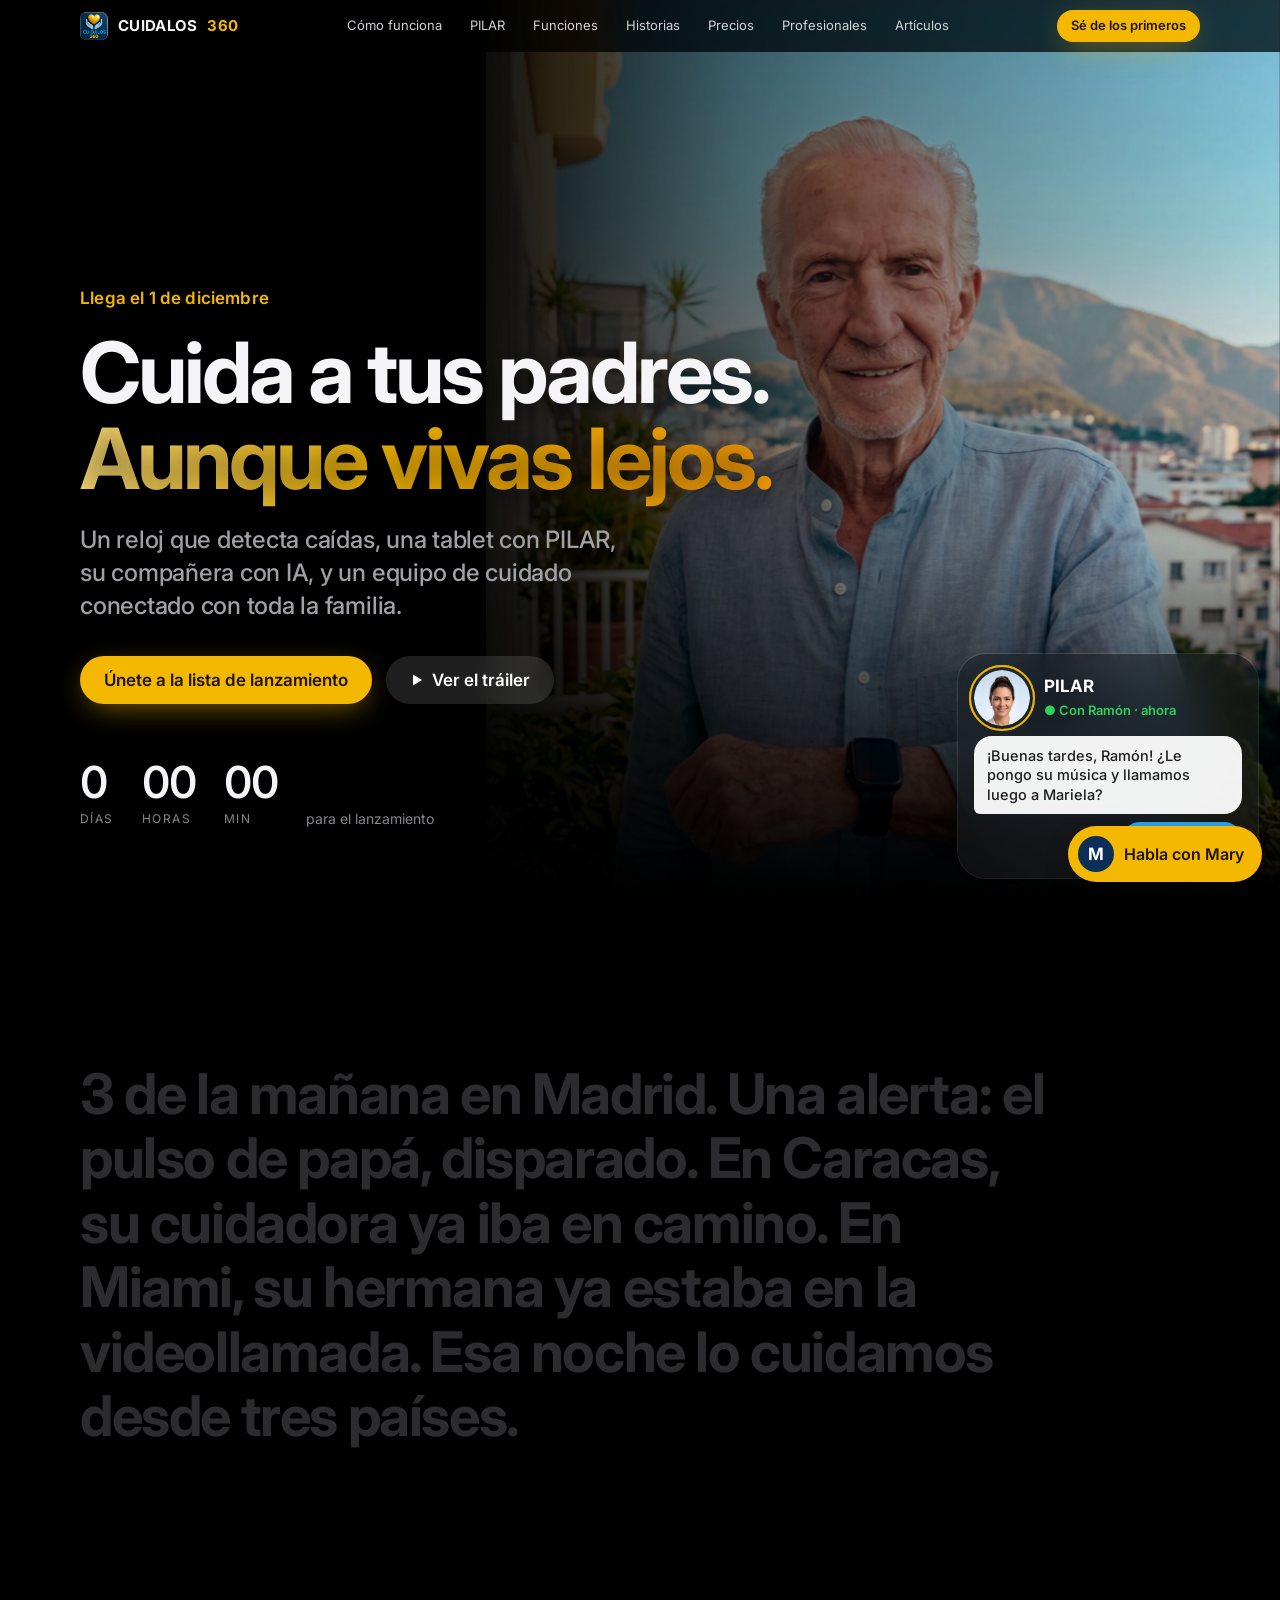
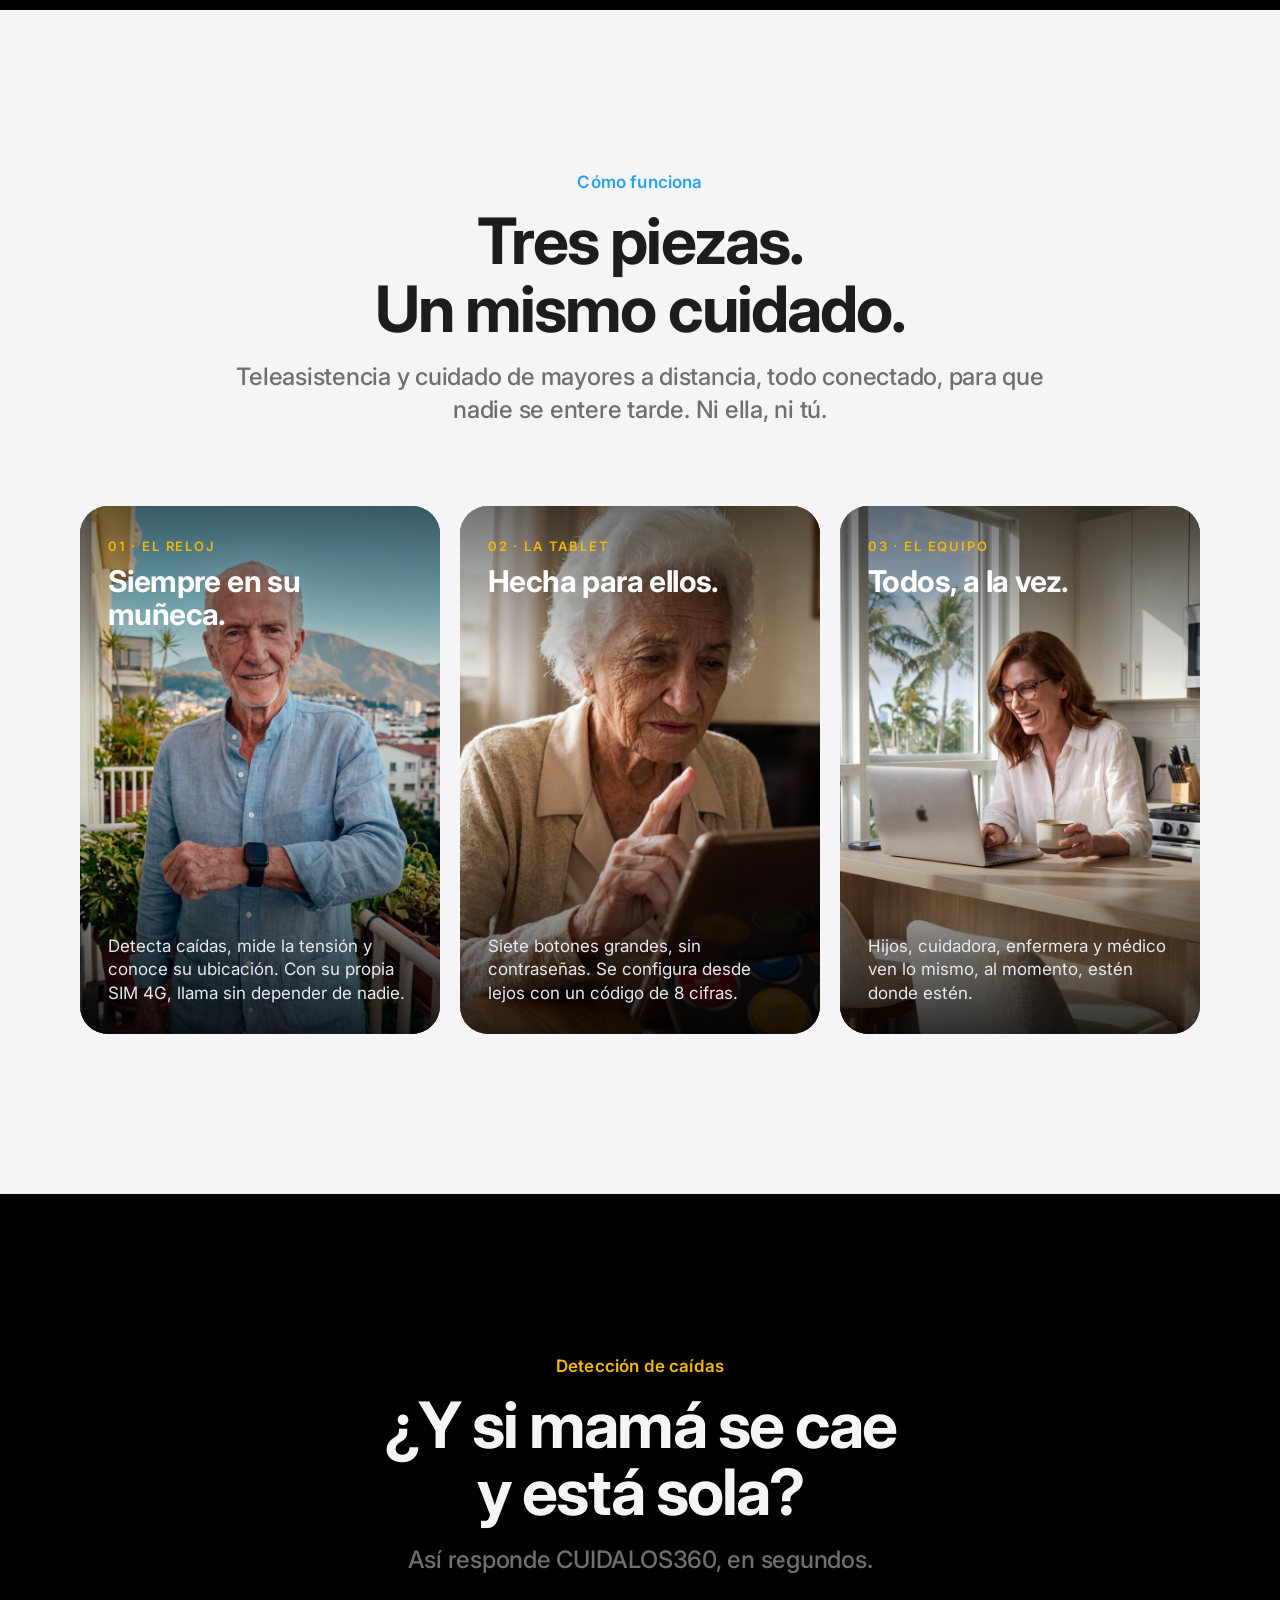
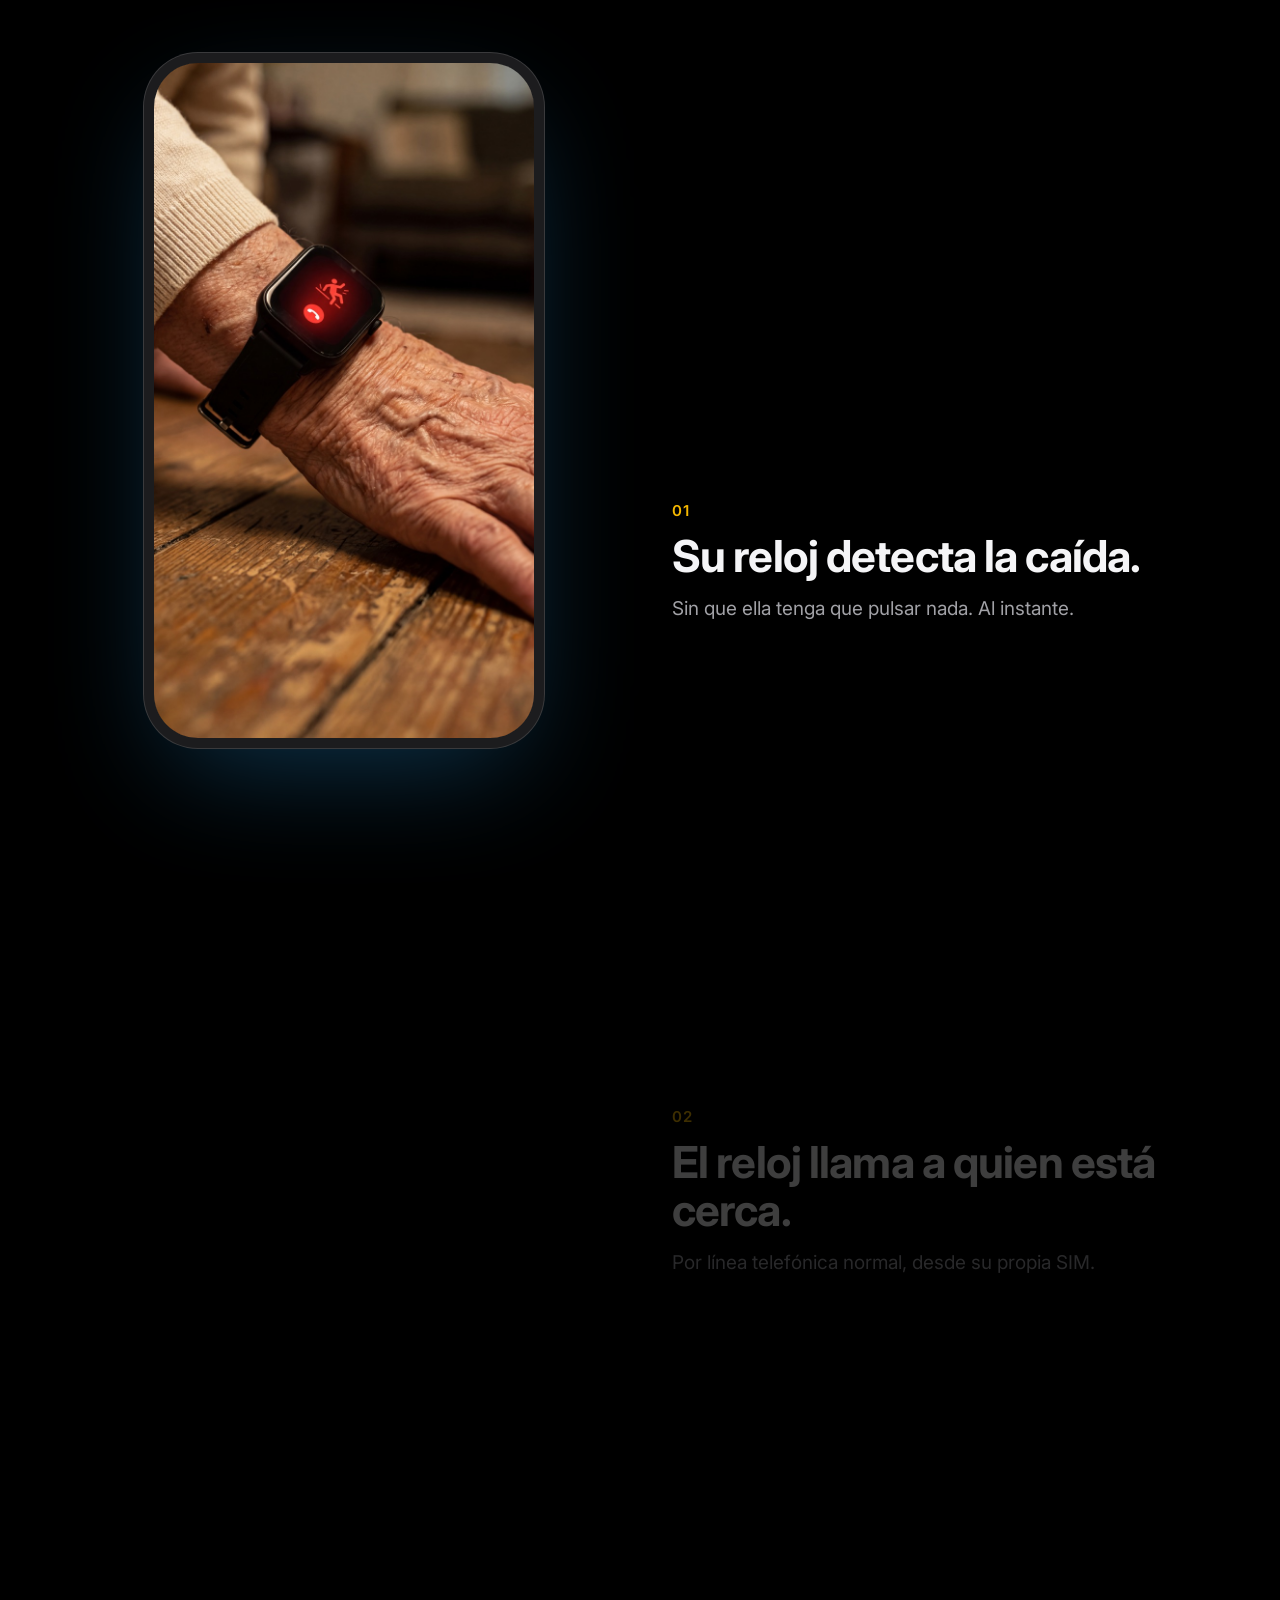
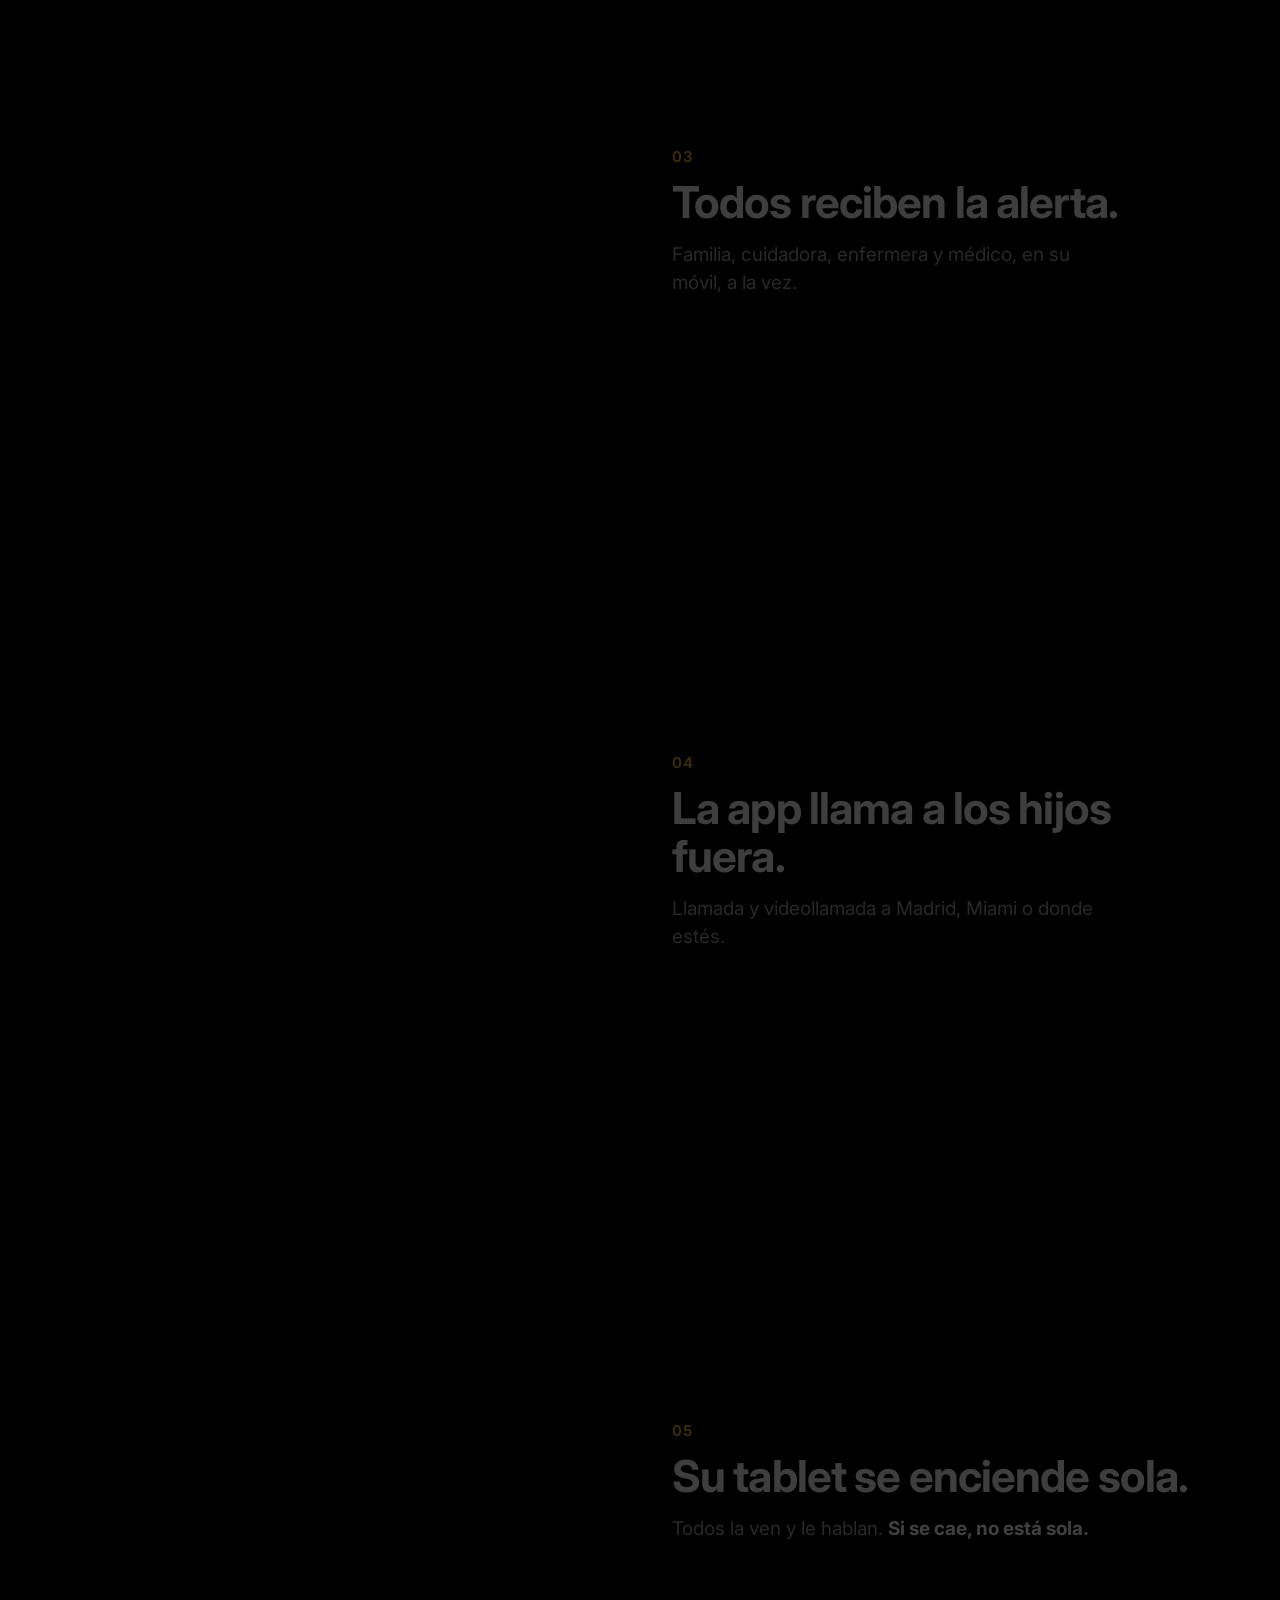
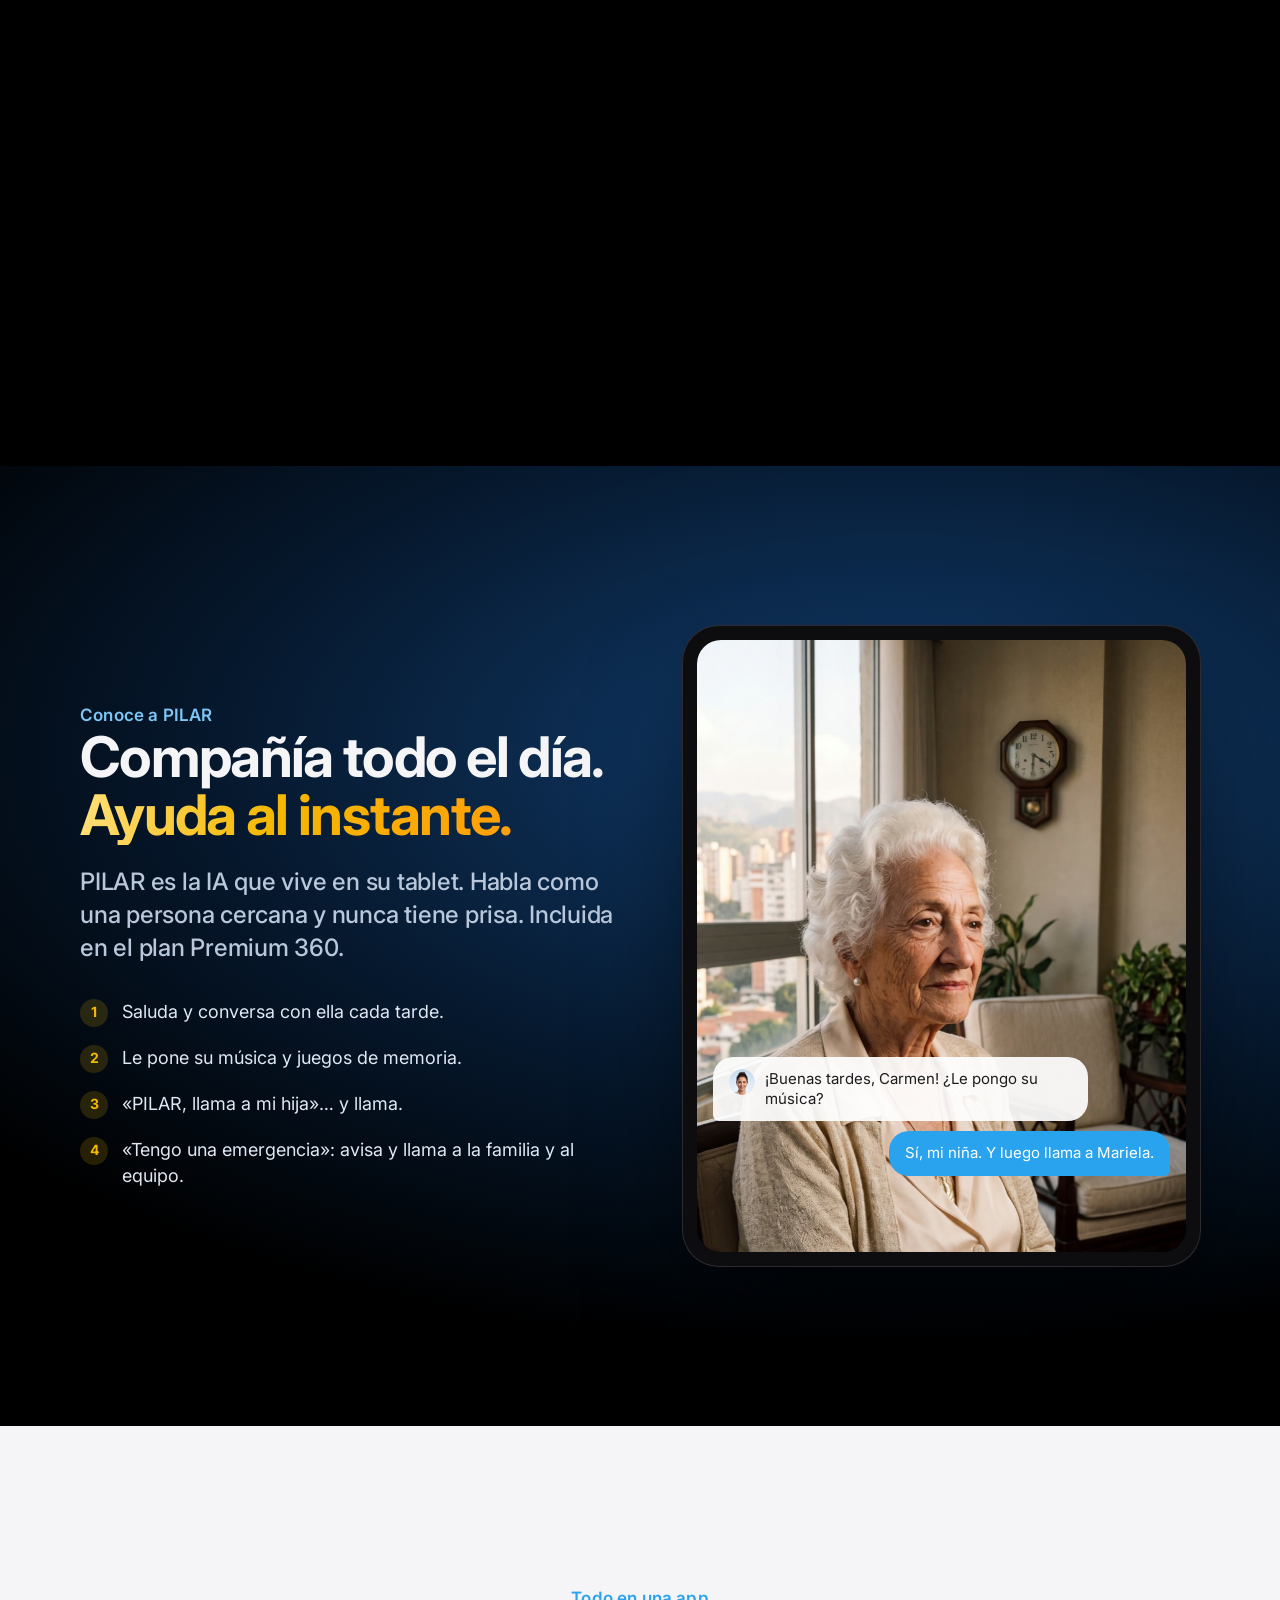
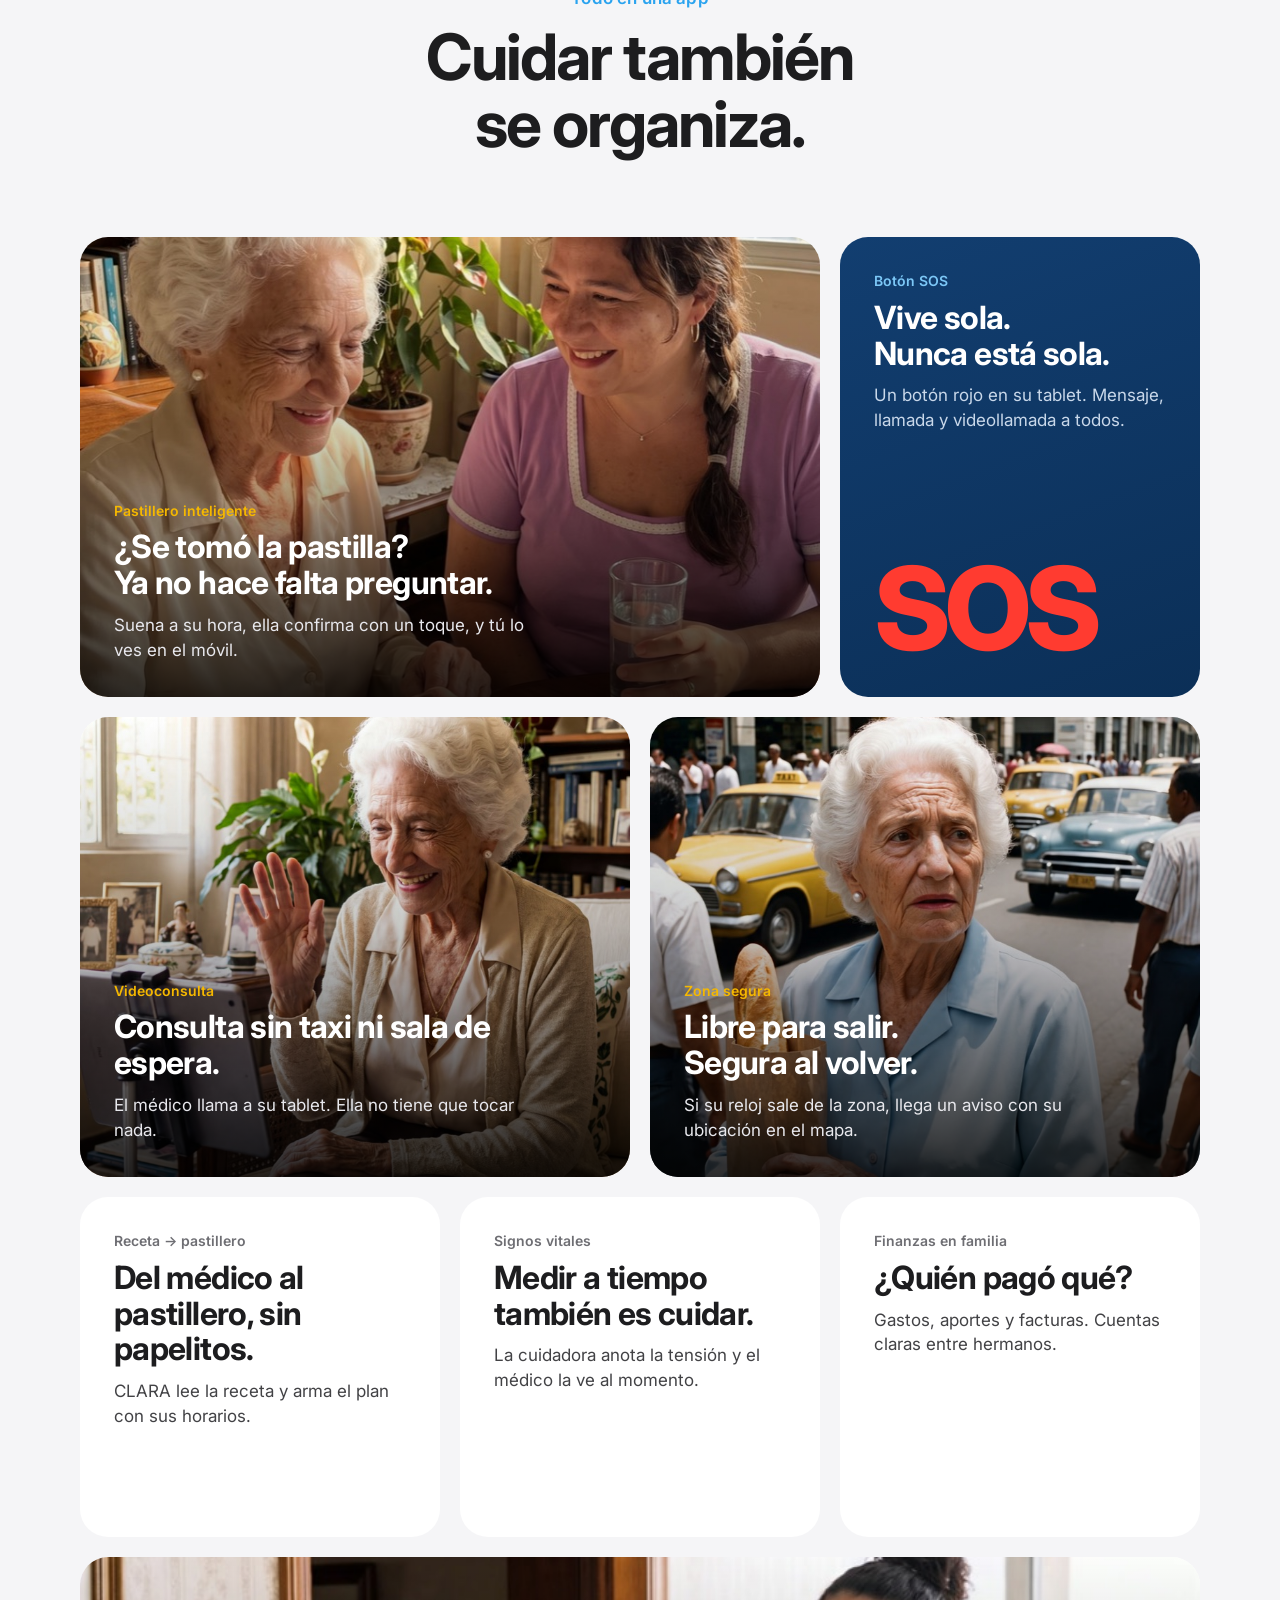
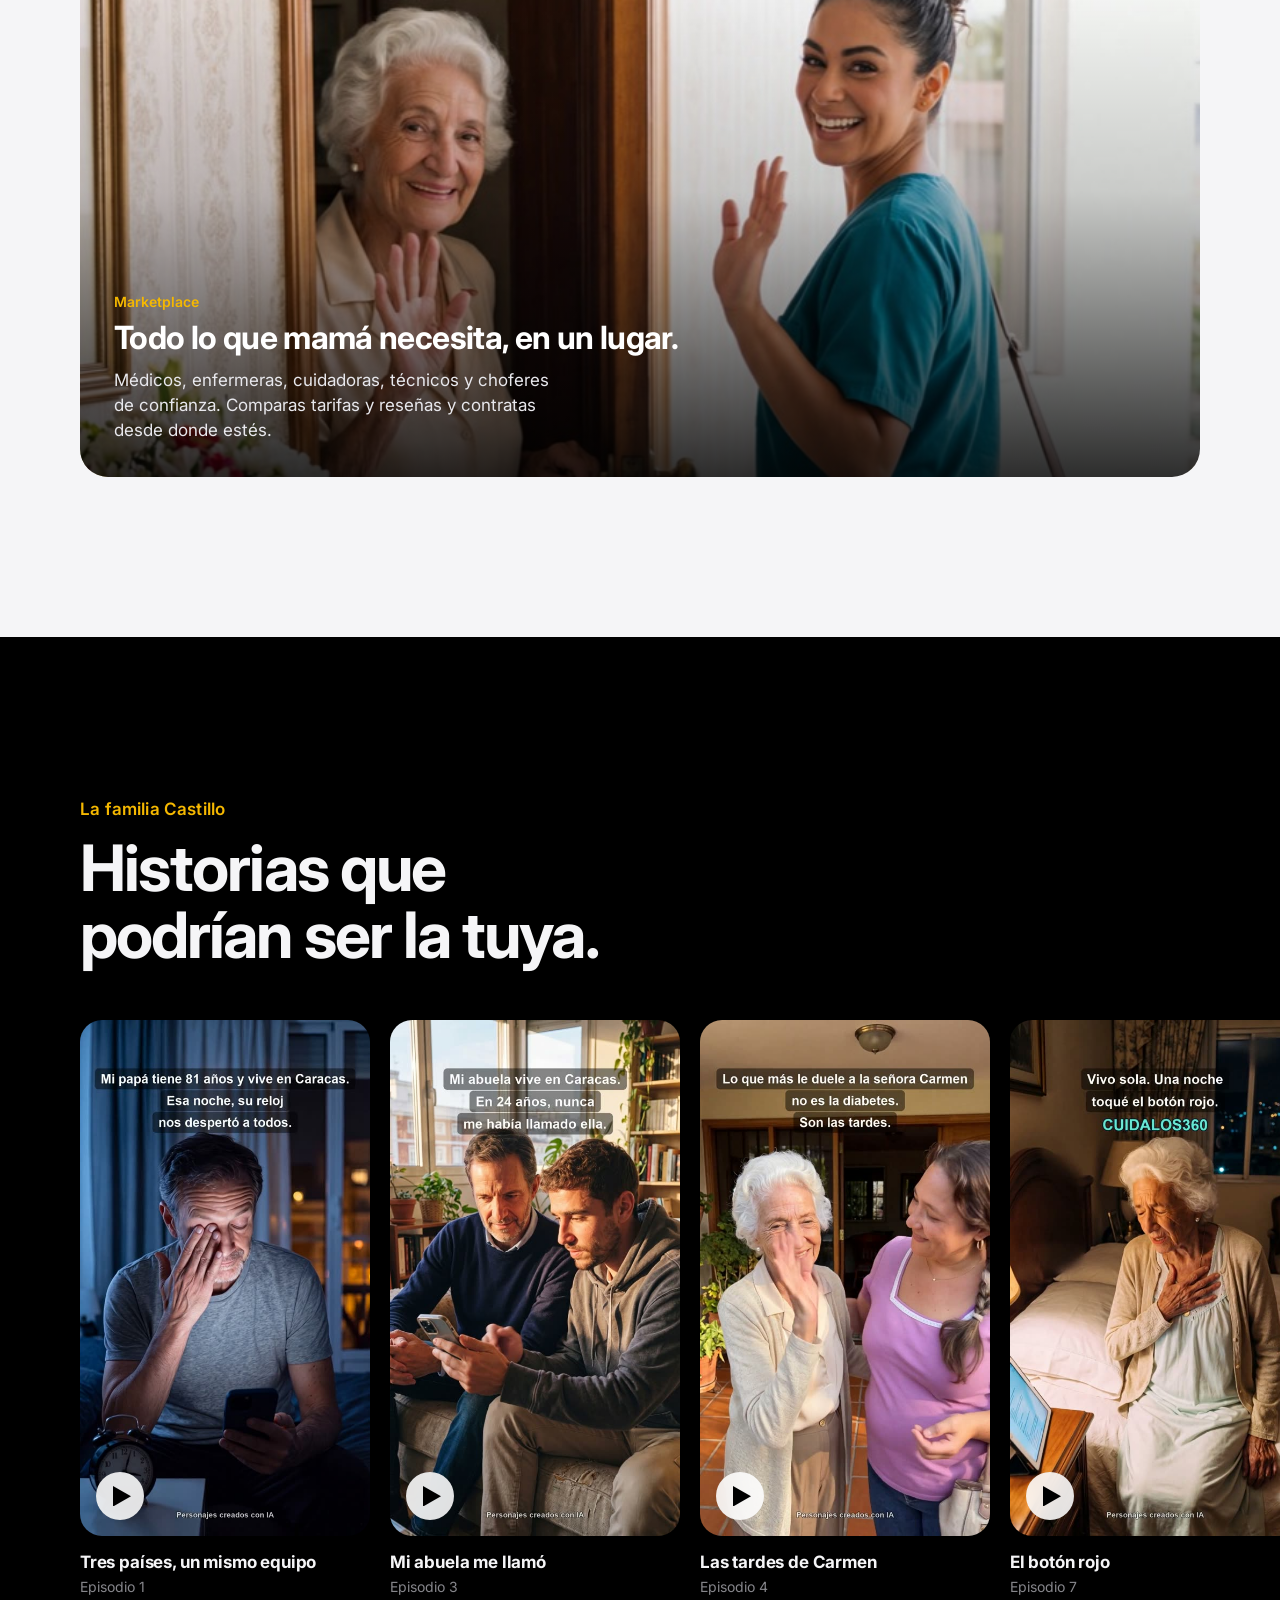
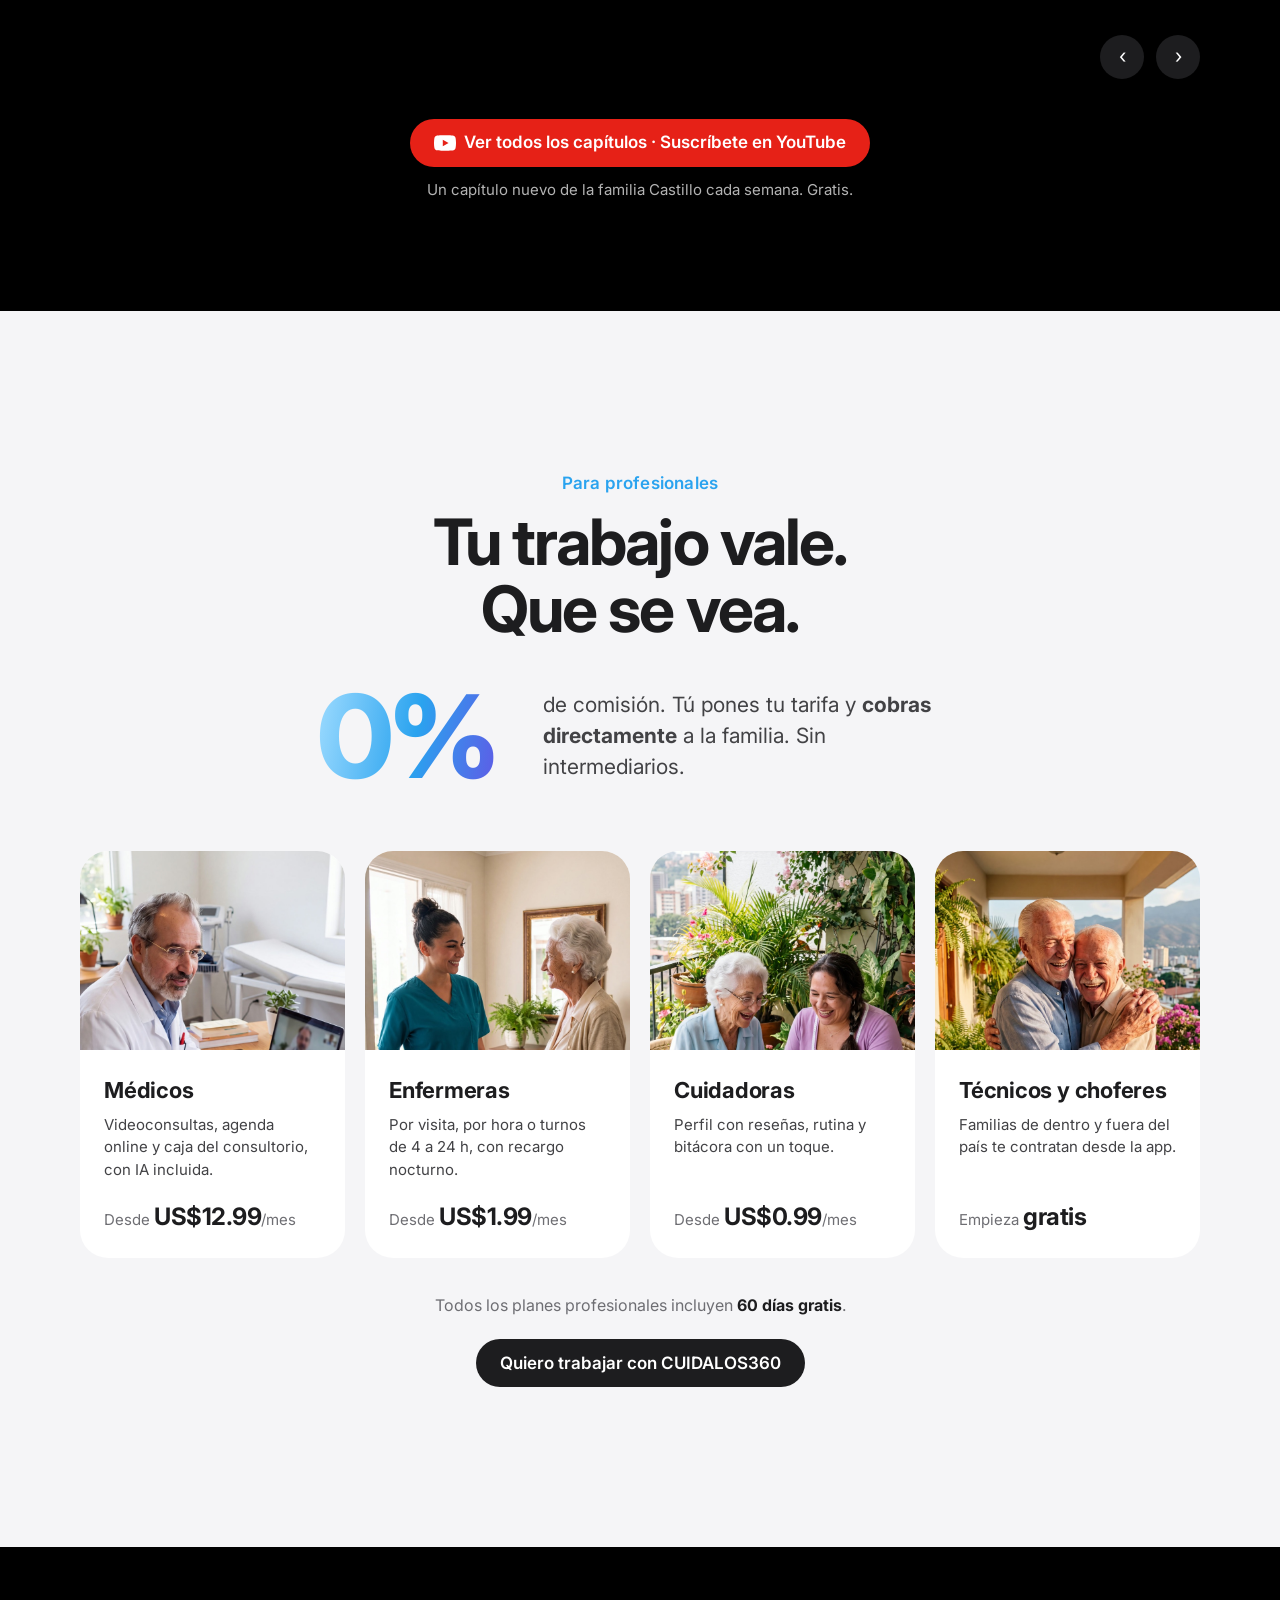
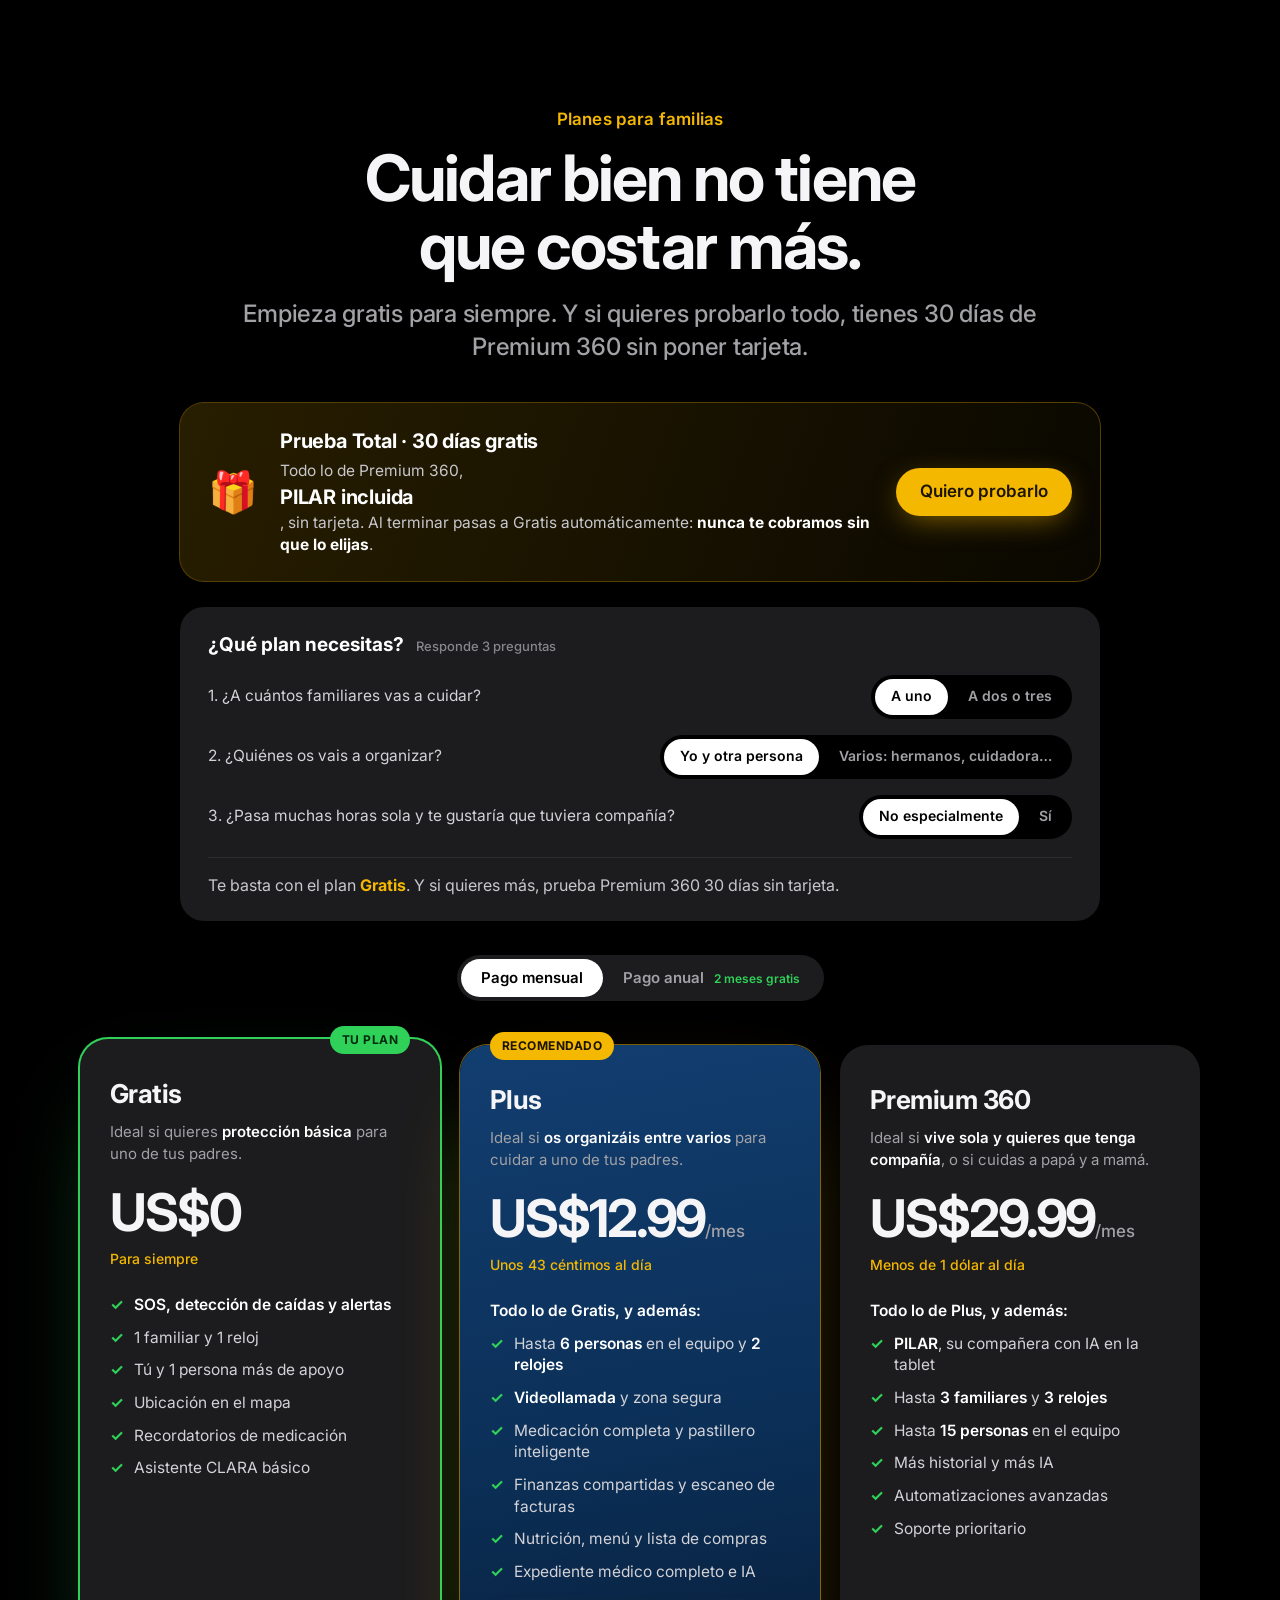
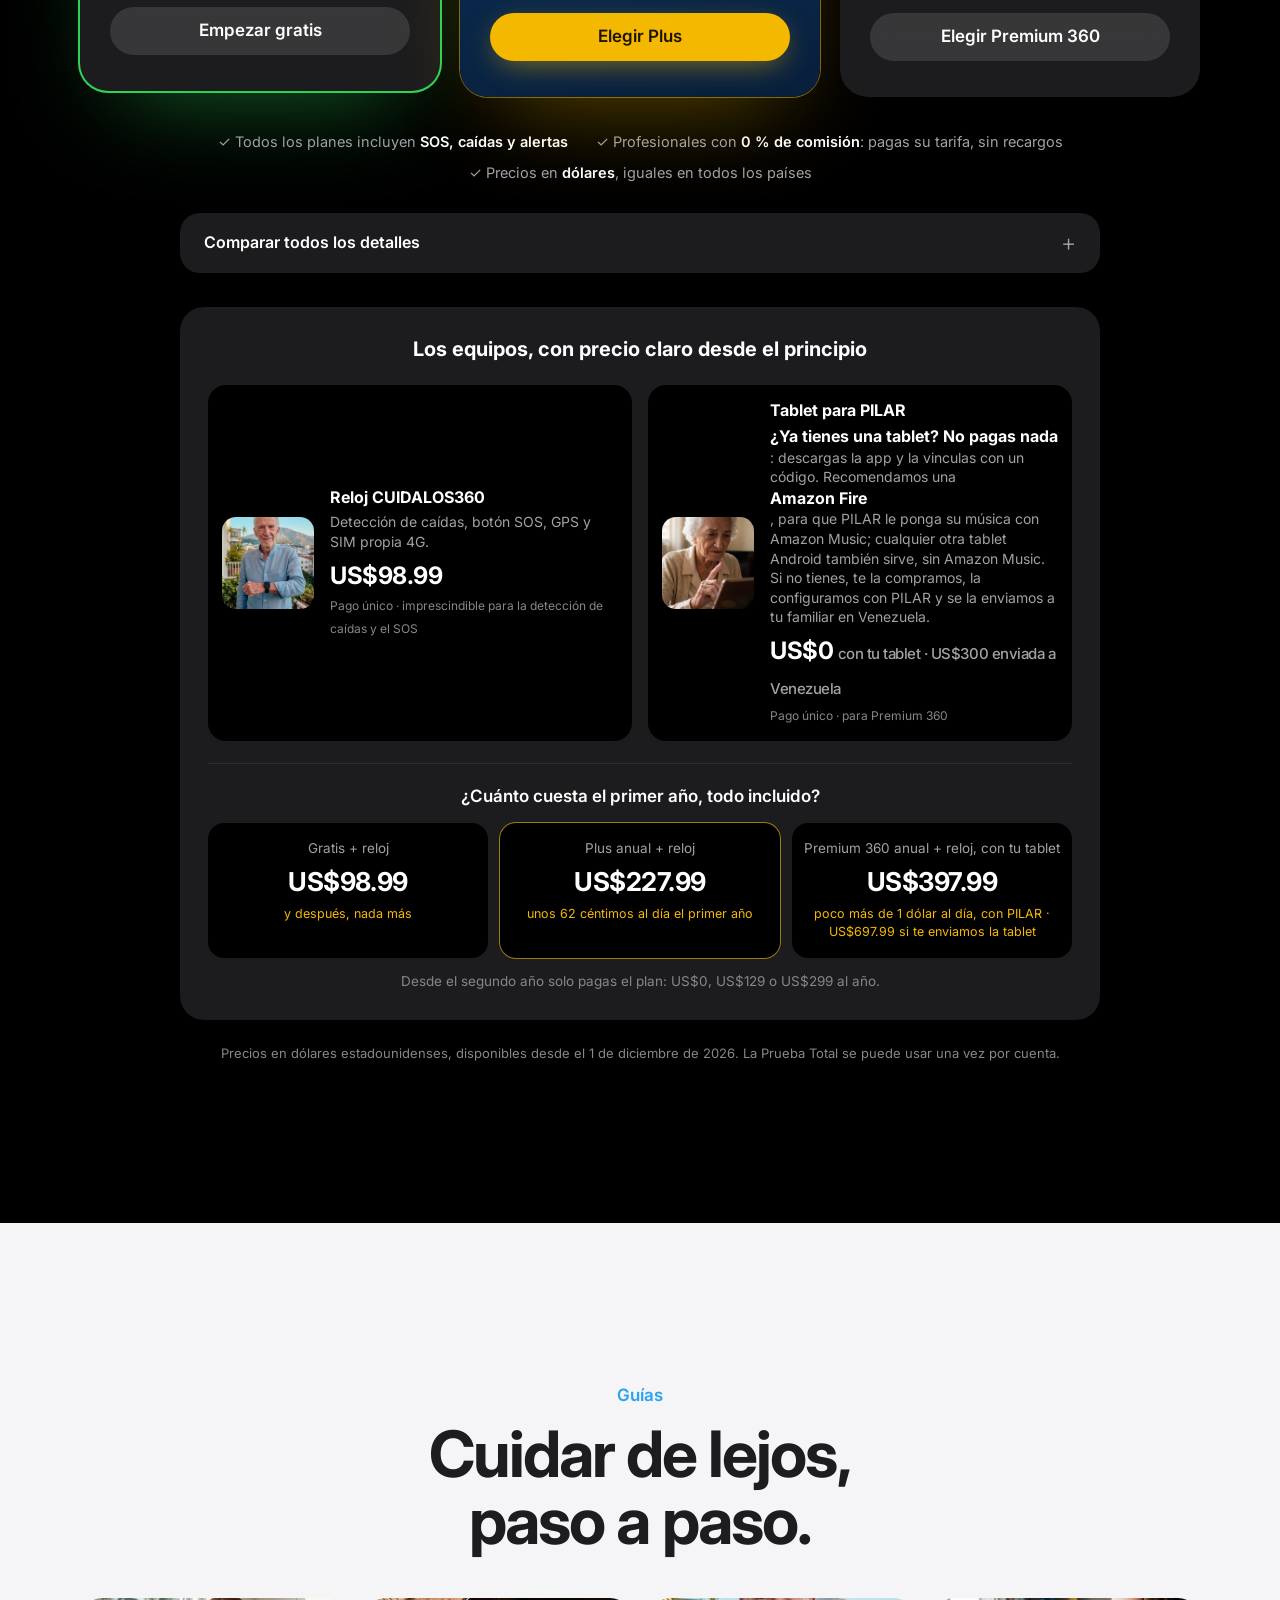
<file: index.html>
<!doctype html>
<html lang="es">
<head>
<meta charset="utf-8">
<meta name="viewport" content="width=device-width, initial-scale=1, viewport-fit=cover">
<title>CUIDALOS360 · Teleasistencia y cuidado de mayores a distancia</title>
<meta name="description" content="Cuida a tus padres mayores aunque vivas en otro país: reloj con detección de caídas y botón SOS, tablet con asistente de IA y app para la familia y el equipo de cuidado. Plan Gratis.">
<meta name="keywords" content="teleasistencia, cuidado de mayores a distancia, detector de caídas, reloj para ancianos, botón SOS, cuidar a mis padres desde el extranjero, cuidadoras, enfermería a domicilio, Venezuela">
<link rel="canonical" href="https://cuidalos360.com/">
<meta name="robots" content="index, follow, max-image-preview:large">
<meta property="og:type" content="website">
<meta property="og:site_name" content="CUIDALOS360">
<meta property="og:locale" content="es_ES">
<meta property="og:url" content="https://cuidalos360.com/">
<meta property="og:title" content="CUIDALOS360 · Cuida a tus padres aunque vivas lejos">
<meta property="og:description" content="Reloj + tablet con PILAR (IA) + equipo de cuidado. Plan Gratis para familias. 0% de comisión para profesionales.">
<meta property="og:image" content="https://cuidalos360.com/img/reloj.jpg">
<meta property="og:image:alt" content="Ramón, usuario de CUIDALOS360, sonriendo en su balcón con su reloj">
<meta name="twitter:card" content="summary_large_image">
<meta name="twitter:title" content="CUIDALOS360 · Cuida a tus padres aunque vivas lejos">
<meta name="twitter:description" content="Reloj con detección de caídas, tablet con PILAR (IA) y un equipo de cuidado conectado. Plan Gratis para familias.">
<meta name="twitter:image" content="https://cuidalos360.com/img/reloj.jpg">
<link rel="apple-touch-icon" href="img/favicon.png">
<meta name="theme-color" content="#000000">
<link rel="icon" href="img/favicon.png">
<link rel="preconnect" href="https://fonts.googleapis.com">
<link rel="preconnect" href="https://fonts.gstatic.com" crossorigin>
<link href="https://fonts.googleapis.com/css2?family=Inter:wght@400;500;600;700;800&display=swap" rel="stylesheet">
<style>
:root{
  --black:#000; --ink:#1d1d1f; --ink-2:#424245; --muted:#6e6e73; --line:#d2d2d7;
  --paper:#fbfbfd; --gray:#f5f5f7; --white:#fff;
  --navy:#0b2f57; --navy-2:#123e70; --sky:#2aa3ef; --sky-2:#7cc7f6; --gold:#f5b800; --gold-2:#ffd34d;
  --red:#ff3b30; --green:#30d158;
  --radius:28px;
  --ease:cubic-bezier(.22,.61,.36,1);
  --font:-apple-system,BlinkMacSystemFont,"SF Pro Display","Inter","Segoe UI",Roboto,Helvetica,Arial,sans-serif;
}
*{box-sizing:border-box;margin:0;padding:0}
html{scroll-behavior:smooth;-webkit-text-size-adjust:100%}
body{font-family:var(--font);background:var(--paper);color:var(--ink);line-height:1.47;-webkit-font-smoothing:antialiased;overflow-x:hidden}
img,video{display:block;max-width:100%}
a{color:inherit;text-decoration:none}
button{font:inherit;cursor:pointer;border:0;background:none;color:inherit}
.wrap{width:min(1120px,100% - 44px);margin-inline:auto}
.eyebrow{font-size:17px;font-weight:600;letter-spacing:.01em}
.h-xl{font-size:clamp(44px,8.4vw,96px);line-height:1.02;font-weight:700;letter-spacing:-.035em}
.h-l{font-size:clamp(36px,5.8vw,64px);line-height:1.05;font-weight:700;letter-spacing:-.03em}
.h-m{font-size:clamp(28px,3.6vw,40px);line-height:1.1;font-weight:700;letter-spacing:-.02em}
.lead{font-size:clamp(19px,2.1vw,24px);line-height:1.38;font-weight:500;letter-spacing:-.01em}
.grad-gold{background:linear-gradient(100deg,#ffe07a 0%,#f5b800 45%,#ff9f0a 100%);-webkit-background-clip:text;background-clip:text;color:transparent}
.grad-sky{background:linear-gradient(100deg,#9fdcff 0%,#2aa3ef 55%,#5e5ce6 100%);-webkit-background-clip:text;background-clip:text;color:transparent}

/* buttons */
.btn{display:inline-flex;align-items:center;gap:8px;height:48px;padding:0 24px;border-radius:999px;font-size:17px;font-weight:600;transition:transform .25s var(--ease),background .25s,box-shadow .25s}
.btn:active{transform:scale(.97)}
.btn-gold{background:var(--gold);color:#1d1400;box-shadow:0 8px 30px -8px rgba(245,184,0,.6)}
.btn-gold:hover{background:var(--gold-2)}
.btn-ghost{color:#fff;background:rgba(255,255,255,.12);backdrop-filter:blur(10px);-webkit-backdrop-filter:blur(10px)}
.btn-ghost:hover{background:rgba(255,255,255,.2)}
.btn-yt{color:#fff;background:#e62117}
.btn-yt:hover{background:#c4180f;transform:translateY(-1px)}
.yt-sub{text-align:center;margin-top:40px}
.yt-sub p{margin-top:12px;color:rgba(255,255,255,.7);font-size:15px}
@media(max-width:600px){.btn-yt{height:auto;min-height:48px;padding:12px 20px;font-size:15px;text-align:left}}
.btn-dark{background:var(--ink);color:#fff}
.btn-dark:hover{background:#000}
.link{color:var(--sky);font-weight:500;font-size:17px}
.link:hover{text-decoration:underline}
.link::after{content:" ›"}

/* nav */
.nav{position:fixed;inset:0 0 auto;z-index:50;height:52px;background:rgba(0,0,0,.72);backdrop-filter:saturate(180%) blur(20px);-webkit-backdrop-filter:saturate(180%) blur(20px);color:#f5f5f7;transition:background .3s}
.nav .wrap{display:flex;align-items:center;justify-content:space-between;height:100%}
.brand{display:flex;align-items:center;gap:10px;font-weight:700;letter-spacing:.02em;font-size:15px}
.brand img{width:28px;height:28px;border-radius:7px}
.brand b{color:var(--gold)}
.nav ul{display:flex;gap:28px;list-style:none;font-size:13px;color:#d2d2d7}
.nav ul a:hover{color:#fff}
.nav .btn{height:32px;padding:0 14px;font-size:13px}
@media (max-width:860px){.nav ul{display:none}}

/* hero */
.hero{position:relative;min-height:100svh;background:#000;color:#f5f5f7;overflow:hidden;display:flex;align-items:flex-end}
.hero-media{position:absolute;inset:0}
.hero-media img{position:absolute;right:0;top:0;height:100%;width:min(62%,900px);object-fit:cover;object-position:50% 25%;transform:scale(1.08);animation:kb 18s var(--ease) forwards}
.hero-media::after{content:"";position:absolute;inset:0;background:
  linear-gradient(90deg,#000 34%,rgba(0,0,0,.55) 58%,rgba(0,0,0,.05) 100%),
  linear-gradient(0deg,#000 0%,rgba(0,0,0,0) 40%)}
@keyframes kb{to{transform:scale(1)}}
.hero .wrap{position:relative;padding:140px 0 72px}
.hero .eyebrow{color:var(--gold);margin-bottom:18px}
.hero h1{max-width:900px;font-size:clamp(44px,6.6vw,88px)}
.hero h1,.hero .lead{text-shadow:0 2px 30px rgba(0,0,0,.5)}
.hero .lead{color:#a1a1a6;max-width:560px;margin-top:22px}
.hero-ctas{display:flex;flex-wrap:wrap;gap:14px;margin-top:34px}
.countdown{display:flex;gap:28px;margin-top:56px;font-variant-numeric:tabular-nums}
.countdown div{display:flex;flex-direction:column}
.countdown b{font-size:clamp(32px,4vw,44px);font-weight:600;letter-spacing:-.02em;line-height:1}
.countdown span{font-size:12px;color:#86868b;text-transform:uppercase;letter-spacing:.12em;margin-top:6px}
.countdown .lbl{justify-content:flex-end;color:#86868b;font-size:14px;max-width:130px;line-height:1.3}
@media (max-width:720px){
  .hero-media img{width:100%;opacity:.55;object-position:60% 20%}
  .hero-media::after{background:linear-gradient(0deg,#000 18%,rgba(0,0,0,.4) 70%,rgba(0,0,0,.7) 100%)}
  .countdown{gap:18px}.countdown .lbl{display:none}
}


/* PILAR card in hero */
.pcard{position:absolute;z-index:3;right:max(22px,calc((100vw - 1440px) / 2 + 22px));bottom:22px;width:300px;padding:16px;border-radius:28px;
  background:rgba(28,28,30,.55);backdrop-filter:blur(24px) saturate(160%);-webkit-backdrop-filter:blur(24px) saturate(160%);
  box-shadow:0 0 0 1px rgba(255,255,255,.12),0 40px 90px -20px rgba(0,0,0,.7);opacity:0;transform:translateY(24px) scale(.97);transition:opacity 1s var(--ease) .9s,transform 1s var(--ease) .9s}
.pcard.in{opacity:1;transform:none}
.pcard .who{display:flex;gap:14px;align-items:center}
.pcard .av{position:relative;width:56px;height:56px;flex:none}
.pcard .av img{width:56px;height:56px;border-radius:50%;object-fit:cover;position:relative;z-index:2}
.pcard .av::before,.pcard .av::after{content:"";position:absolute;inset:-5px;border-radius:50%;border:2px solid rgba(245,184,0,.8);animation:ring 2.6s ease-out infinite}
.pcard .av::after{animation-delay:1.3s}
@keyframes ring{0%{transform:scale(1);opacity:.9}100%{transform:scale(1.45);opacity:0}}
.pcard b{font-size:17px;display:block;color:#fff}
.pcard .st{font-size:13px;color:var(--green);font-weight:600}
.pcard .st::before{content:"● "}
.pcard .m{margin-top:10px;padding:10px 13px;font-size:14.5px;line-height:1.35;font-weight:500;opacity:0;transform:translateY(8px);transition:all .6s var(--ease)}
.pcard .m.on{opacity:1;transform:none}
.pcard .m.p{background:rgba(255,255,255,.94);color:#1d1d1f;border-radius:18px 18px 18px 6px}
.pcard .m.u{margin-top:8px;margin-left:auto;width:max-content;max-width:85%;background:var(--sky);color:#fff;border-radius:18px 18px 6px 18px}
.pcard .wave{display:none;gap:4px;align-items:center;height:22px;margin-top:14px}
.pcard .wave i{width:4px;height:6px;border-radius:3px;background:var(--gold);animation:wv 1.1s ease-in-out infinite}
.pcard .wave i:nth-child(2){animation-delay:.1s}.pcard .wave i:nth-child(3){animation-delay:.2s}.pcard .wave i:nth-child(4){animation-delay:.3s}.pcard .wave i:nth-child(5){animation-delay:.4s}.pcard .wave i:nth-child(6){animation-delay:.5s}.pcard .wave i:nth-child(7){animation-delay:.6s}.pcard .wave i:nth-child(8){animation-delay:.7s}
@keyframes wv{0%,100%{height:5px}50%{height:20px}}
@media (min-width:1101px) and (max-height:820px){.pcard{width:280px;padding:14px}.pcard .m.u{display:none}.pcard .m{font-size:14px}}
@media (max-width:1100px){
  .hero{flex-direction:column;align-items:stretch;justify-content:flex-start;min-height:0}
  .hero-media{bottom:auto;height:66svh;overflow:hidden}
  .hero-media img{width:100%;height:100%;opacity:1;object-position:50% 18%}
  .hero-media::after{background:linear-gradient(180deg,rgba(0,0,0,.35) 0%,rgba(0,0,0,0) 14%,rgba(0,0,0,0) 55%,#000 100%)}
  .pcard{position:relative;top:auto;bottom:auto;right:auto;align-self:flex-end;margin:calc(66svh - 190px) max(22px,calc((100vw - 1120px) / 2)) 0 0;width:300px}
  .hero .wrap{padding-top:32px}
}
@media (max-width:720px){
  .hero-media{height:58svh}
  .hero-media img{width:100%;opacity:1;object-position:50% 15%}
  .pcard{margin:calc(58svh - 150px) 16px 0 0;width:250px;padding:14px;border-radius:22px}
  .pcard .av,.pcard .av img{width:44px;height:44px}
  .pcard .m{font-size:13.5px;margin-top:10px;padding:9px 12px}
  .pcard .wave{display:none}
}
@media (prefers-reduced-motion:reduce){.pcard,.pcard .m{opacity:1;transform:none;transition:none}.pcard .av::before,.pcard .av::after,.pcard .wave i{animation:none}}

/* reveal */
.rv{opacity:0;transform:translateY(40px);transition:opacity 1s var(--ease),transform 1s var(--ease)}
.rv.in{opacity:1;transform:none}
.rv.d1{transition-delay:.1s}.rv.d2{transition-delay:.2s}.rv.d3{transition-delay:.3s}
@media (prefers-reduced-motion:reduce){.rv{opacity:1;transform:none;transition:none}.hero-media img{animation:none;transform:none}}

/* story (scroll-lit words) */
.story{background:#000;color:#f5f5f7;padding:18vh 0}
.story p{font-size:clamp(30px,4.6vw,56px);line-height:1.15;font-weight:700;letter-spacing:-.025em;max-width:980px}
.story .w{color:#2c2c2e;transition:color .35s}
.story .w.on{color:#f5f5f7}
.story .w.on.g{color:var(--gold)}

/* section basics */
section{position:relative}
.sec{padding:clamp(90px,14vw,160px) 0}
.center{text-align:center}
.sec-head{max-width:820px;margin:0 auto clamp(48px,7vw,80px)}
.sec-head .eyebrow{color:var(--sky);margin-bottom:12px}
.sec-head .lead{color:var(--muted);margin-top:18px}
.dark{background:#000;color:#f5f5f7}
.dark .lead{color:#a1a1a6}
.gray{background:var(--gray)}

/* trio */
.trio{display:grid;grid-template-columns:repeat(3,1fr);gap:20px}
.tcard{position:relative;border-radius:var(--radius);overflow:hidden;aspect-ratio:3/4.4;background:#111;color:#fff;isolation:isolate}
.tcard img{position:absolute;inset:0;width:100%;height:100%;object-fit:cover;transition:transform 1.2s var(--ease);z-index:-2}
.tcard:hover img{transform:scale(1.05)}
.tcard::before{content:"";position:absolute;inset:0;z-index:-1;background:linear-gradient(180deg,rgba(0,0,0,.55) 0%,rgba(0,0,0,0) 38%,rgba(0,0,0,0) 55%,rgba(0,0,0,.8) 100%)}
.tcard .top{padding:28px}
.tcard .num{font-size:13px;letter-spacing:.14em;text-transform:uppercase;color:var(--gold);font-weight:600}
.tcard h3{font-size:30px;line-height:1.1;letter-spacing:-.02em;margin-top:8px}
.tcard p{position:absolute;bottom:0;padding:28px;font-size:17px;color:#e8e8ed;line-height:1.4}
@media (max-width:860px){.trio{grid-template-columns:1fr}.tcard{aspect-ratio:4/4.6}}

/* sticky fall sequence */
.fall{background:#000;color:#f5f5f7}
.fall-grid{display:grid;grid-template-columns:1fr 1fr;gap:64px}
.fall-visual{position:sticky;top:52px;height:calc(100svh - 52px);display:flex;align-items:center}
.phone{position:relative;width:min(380px,100%);aspect-ratio:9/16;margin-inline:auto;border-radius:44px;overflow:hidden;box-shadow:0 0 0 10px #1c1c1e,0 0 0 11px #3a3a3c,0 40px 120px -20px rgba(42,163,239,.35)}
.phone img{position:absolute;inset:0;width:100%;height:100%;object-fit:cover;opacity:0;transform:scale(1.06);transition:opacity .8s var(--ease),transform 1.4s var(--ease)}
.phone img.on{opacity:1;transform:none}
.alert{position:absolute;left:14px;right:14px;top:14px;padding:12px 14px;border-radius:18px;background:rgba(30,30,32,.78);backdrop-filter:blur(20px);-webkit-backdrop-filter:blur(20px);display:flex;gap:10px;align-items:center;font-size:13px;line-height:1.3;transform:translateY(-130%);transition:transform .7s var(--ease)}
.alert.on{transform:none}
.alert img{position:static;opacity:1;transform:none;width:34px;height:34px;border-radius:8px;flex:none}
.alert b{display:block;font-size:13px}
.alert small{color:#a1a1a6;font-size:11px}
.fall-steps{padding:30vh 0}
.fstep{min-height:70vh;display:flex;flex-direction:column;justify-content:center;opacity:.25;transition:opacity .5s}
.fstep.on{opacity:1}
.fstep .n{font-size:15px;color:var(--gold);font-weight:600;letter-spacing:.08em}
.fstep h3{font-size:clamp(30px,3.6vw,44px);line-height:1.1;letter-spacing:-.02em;margin:10px 0 14px}
.fstep p{font-size:19px;color:#a1a1a6;max-width:440px}
.fall-intro{padding-top:clamp(90px,14vw,160px)}
.fcap,.fdots{display:none}
@media (max-width:860px){
  .fall-grid{display:block;position:relative;height:calc(5 * 90svh)}
  .fall-visual{position:sticky;top:52px;height:calc(100svh - 52px);flex-direction:column;justify-content:center;gap:22px;padding:12px 0 20px}
  .phone{width:auto;height:min(52svh,118vw);flex:none;border-radius:34px;box-shadow:0 0 0 8px #1c1c1e,0 0 0 9px #3a3a3c,0 30px 90px -20px rgba(42,163,239,.35)}
  .fall-steps{display:none}
  .fdots{display:flex;gap:8px;justify-content:center}
  .fdots i{width:7px;height:7px;border-radius:50%;background:#3a3a3c;transition:background .4s,width .4s var(--ease)}
  .fdots i.on{width:22px;border-radius:4px;background:var(--gold)}
  .fcap{display:block;position:relative;width:100%;min-height:150px;text-align:center}
  .fcap>div{position:absolute;inset:0;opacity:0;transform:translateY(14px);transition:opacity .5s var(--ease),transform .6s var(--ease)}
  .fcap>div.on{opacity:1;transform:none}
  .fcap .n{font-size:13px;color:var(--gold);font-weight:600;letter-spacing:.08em}
  .fcap h3{font-size:26px;line-height:1.15;letter-spacing:-.02em;margin:6px auto 8px;max-width:340px}
  .fcap p{font-size:16px;color:#a1a1a6;max-width:320px;margin:0 auto}
}

/* PILAR */
.pilar{background:radial-gradient(1200px 600px at 70% 30%,#123e70 0%,#06192f 55%,#000 100%);color:#f5f5f7;overflow:hidden}
.pilar-grid{display:grid;grid-template-columns:1.05fr 1fr;gap:60px;align-items:center}
.pilar h2{font-size:clamp(34px,4.4vw,56px)}
.pilar h2 .grad-gold{display:inline-block}
.pilar .lead{color:#b8c7da;margin-top:20px}
.pilar ul{list-style:none;margin-top:34px;display:grid;gap:18px}
.pilar li{display:flex;gap:14px;font-size:18px;color:#dfe8f3}
.pilar li i{flex:none;width:28px;height:28px;border-radius:50%;background:rgba(245,184,0,.16);color:var(--gold);display:grid;place-items:center;font-style:normal;font-size:14px;font-weight:700}
.tablet{position:relative;border-radius:36px;padding:14px;background:#0d0d0f;box-shadow:0 0 0 1px #2c2c2e,0 50px 120px -30px rgba(0,0,0,.8)}
.tablet-screen{position:relative;border-radius:24px;overflow:hidden;aspect-ratio:4/5;background:#000}
.tablet-screen>img{width:100%;height:100%;object-fit:cover;object-position:50% 30%}
.chat{position:absolute;inset:auto 16px 16px 16px;display:flex;flex-direction:column;gap:10px}
.bub{max-width:82%;padding:12px 16px;border-radius:20px;font-size:15px;line-height:1.35;opacity:0;transform:translateY(14px) scale(.96);transition:all .6s var(--ease)}
.bub.on{opacity:1;transform:none}
.bub.p{background:rgba(255,255,255,.92);color:#1d1d1f;border-bottom-left-radius:6px;display:flex;gap:10px;align-items:flex-start}
.bub.p img{width:26px;height:26px;border-radius:50%;flex:none;object-fit:cover}
.bub.u{align-self:flex-end;background:var(--sky);color:#fff;border-bottom-right-radius:6px}
.bub.alertb{background:var(--red);color:#fff}
@media (max-width:860px){.pilar-grid{grid-template-columns:1fr}}

/* bento */
.bento{display:grid;grid-template-columns:repeat(6,1fr);gap:20px}
.b{position:relative;border-radius:var(--radius);overflow:hidden;background:#fff;padding:34px;min-height:340px;display:flex;flex-direction:column;isolation:isolate;transition:transform .5s var(--ease),box-shadow .5s}
.b:hover{transform:translateY(-4px);box-shadow:0 30px 60px -30px rgba(0,0,0,.25)}
.b .tag{font-size:14px;font-weight:600;color:var(--muted)}
.b h3{font-size:clamp(24px,2.6vw,32px);line-height:1.12;letter-spacing:-.02em;margin-top:8px}
.b p{font-size:17px;color:var(--ink-2);margin-top:12px;max-width:440px}
.b.photo{color:#fff;justify-content:flex-end;min-height:460px}
.b.photo>img{position:absolute;inset:0;width:100%;height:100%;object-fit:cover;z-index:-2}
.b.photo::before{content:"";position:absolute;inset:0;z-index:-1;background:linear-gradient(0deg,rgba(0,0,0,.82) 0%,rgba(0,0,0,.2) 55%,rgba(0,0,0,0) 100%)}
.b.photo .tag{color:var(--gold)}
.b.photo p{color:#e8e8ed}
.c2{grid-column:span 2}.c3{grid-column:span 3}.c4{grid-column:span 4}.c6{grid-column:span 6}
.b.navy{background:linear-gradient(160deg,#123e70,#0b2f57);color:#fff}
.b.navy p{color:#c9d8ea}.b.navy .tag{color:var(--sky-2)}
.big-stat{font-size:clamp(64px,9vw,120px);font-weight:800;letter-spacing:-.05em;line-height:.95;margin-top:auto}
.pill-row{display:flex;flex-wrap:wrap;gap:8px;margin-top:auto;padding-top:24px}
.pill-row span{padding:8px 14px;border-radius:999px;background:var(--gray);font-size:14px;font-weight:500}
@media (max-width:960px){.c2,.c3,.c4{grid-column:span 6}.b.photo{min-height:420px}}

/* episodes */
.eps{--pad:max(22px,calc((100vw - 1120px) / 2));display:flex;gap:20px;overflow-x:auto;scroll-snap-type:x mandatory;padding:4px var(--pad) 30px;scroll-padding-inline:var(--pad);scrollbar-width:none}
.eps::-webkit-scrollbar{display:none}
.ep{flex:none;width:clamp(230px,24vw,290px);scroll-snap-align:start;cursor:pointer}
.ep .v{position:relative;aspect-ratio:9/16;border-radius:22px;overflow:hidden;background:#111}
.ep .v img{width:100%;height:100%;object-fit:cover;transition:transform 1s var(--ease)}
.ep:hover .v img{transform:scale(1.04)}
.ep .play{position:absolute;left:16px;bottom:16px;width:48px;height:48px;border-radius:50%;background:rgba(255,255,255,.88);backdrop-filter:blur(10px);display:grid;place-items:center;transition:transform .3s var(--ease)}
.ep:hover .play{transform:scale(1.1)}
.ep .play svg{width:18px;margin-left:3px}
.ep h4{font-size:17px;margin-top:14px;letter-spacing:-.01em}
.ep small{font-size:14px;color:#86868b}
.eps-nav{display:flex;justify-content:flex-end;gap:12px;margin-top:6px}
.eps-nav button{width:44px;height:44px;border-radius:50%;background:#1d1d1f;color:#fff;font-size:20px}
.eps-nav button:hover{background:#333}

/* modal */
.modal{position:fixed;inset:0;z-index:100;background:rgba(0,0,0,.92);display:none;align-items:center;justify-content:center;padding:20px}
.modal.open{display:flex}
.modal video{max-height:88svh;max-width:100%;border-radius:20px;background:#000}
.ytbox{display:none;height:min(88svh,calc((100vw - 40px) * 16 / 9));max-width:calc(100vw - 40px);border-radius:20px;overflow:hidden;background:#000}
.ytbox[style*="16/9"]{height:auto;width:min(1100px,calc(100vw - 40px))}
.ytbox iframe{width:100%;height:100%;border:0;display:block}
.modal .x{position:absolute;top:18px;right:18px;width:44px;height:44px;border-radius:50%;background:#2c2c2e;color:#fff;font-size:22px}

/* pros */
.pros-grid{display:grid;grid-template-columns:repeat(4,1fr);gap:20px}
.pro{border-radius:var(--radius);background:#fff;overflow:hidden;display:flex;flex-direction:column}
.pro .ph{aspect-ratio:4/3;overflow:hidden}
.pro .ph img{width:100%;height:100%;object-fit:cover;object-position:50% 25%}
.pro .body{padding:24px;display:flex;flex-direction:column;flex:1}
.pro h3{font-size:22px;letter-spacing:-.01em}
.pro p{font-size:15px;color:var(--ink-2);margin-top:8px}
.pro .price{margin-top:auto;padding-top:18px;font-size:15px;color:var(--muted)}
.pro .price b{font-size:24px;color:var(--ink);letter-spacing:-.02em}
.zero{display:flex;align-items:center;justify-content:center;gap:clamp(20px,4vw,48px);flex-wrap:wrap;margin-bottom:60px}
.zero .big-stat{margin:0}
.zero p{max-width:420px;font-size:21px;color:var(--ink-2);text-align:left}
@media (max-width:960px){.pros-grid{grid-template-columns:repeat(2,1fr)}}
@media (max-width:560px){.pros-grid{grid-template-columns:1fr}.zero p{text-align:center}}

/* pricing */
#precios .sec-head{margin-bottom:40px}
.trial{display:flex;align-items:center;gap:22px;max-width:920px;margin:0 auto 26px;padding:24px 28px;border-radius:24px;background:linear-gradient(110deg,rgba(245,184,0,.16),rgba(245,184,0,.04));box-shadow:0 0 0 1px rgba(245,184,0,.35)}
.trial-ic{font-size:40px;line-height:1}
.trial-tx{flex:1;text-align:left}
.trial-tx b{display:block;font-size:20px;color:#fff;letter-spacing:-.01em}
.trial-tx span{display:block;color:#c7c7cc;font-size:15.5px;margin-top:4px;line-height:1.45}
.trial-tx strong{color:#fff}
.trial .btn{flex:none}
.finder{max-width:920px;margin:0 auto 34px;padding:24px 28px;border-radius:24px;background:#1c1c1e;text-align:left}
.finder h3{font-size:19px;color:#fff}
.finder h3 small{font-size:13px;color:#86868b;font-weight:500;margin-left:8px}
.finder .q{display:flex;align-items:center;justify-content:space-between;gap:16px;margin-top:16px;flex-wrap:wrap}
.finder .q p{color:#d2d2d7;font-size:15.5px}
.opts{display:inline-flex;background:#000;border-radius:999px;padding:4px;gap:4px;flex-wrap:wrap}
.opts button{height:36px;padding:0 16px;border-radius:999px;font-size:14px;font-weight:600;color:#a1a1a6;transition:all .25s}
.opts button.on{background:#fff;color:#000}
.finder .ans{margin-top:18px;padding-top:16px;border-top:1px solid #2c2c2e;color:#c7c7cc;font-size:16px;min-height:24px}
.finder .ans b{color:var(--gold)}
.toggle-wrap{text-align:center}
.toggle{display:inline-flex;background:#1c1c1e;border-radius:999px;padding:4px;margin:0 auto 44px}
.toggle button{height:38px;padding:0 20px;border-radius:999px;font-size:15px;font-weight:600;color:#a1a1a6;transition:all .3s}
.toggle button.on{background:#fff;color:#000}
.toggle em{font-style:normal;color:var(--green);font-size:12px;margin-left:6px}
.plans{display:grid;grid-template-columns:repeat(3,1fr);gap:20px;align-items:stretch}
.plan{border-radius:var(--radius);background:#1c1c1e;padding:36px 30px;display:flex;flex-direction:column;text-align:left;position:relative;transition:box-shadow .4s,transform .4s var(--ease)}
.plan h3{font-size:26px;letter-spacing:-.02em}
.plan .ideal{color:#a1a1a6;font-size:15px;margin-top:8px;min-height:44px;line-height:1.45}
.plan .ideal b{color:#fff;font-weight:600}
.plan .amt{font-size:52px;font-weight:700;letter-spacing:-.04em;margin-top:22px;line-height:1}
.plan .amt small{font-size:17px;font-weight:500;color:#a1a1a6;letter-spacing:0}
.plan .note{font-size:14px;color:var(--gold);min-height:20px;margin-top:10px;font-weight:500}
.plan ul{list-style:none;margin:24px 0 30px;display:grid;gap:11px;font-size:15.5px;color:#d2d2d7;line-height:1.4}
.plan li{padding-left:24px;position:relative}
.plan li::before{content:"✓";position:absolute;left:0;color:var(--green);font-weight:700}
.plan li b{color:#fff;font-weight:600}
.plan li.inc{padding-left:0}.plan li.inc::before{content:none}
.plan .btn{margin-top:auto;justify-content:center}
.plan.rec{background:linear-gradient(170deg,#123e70 0%,#0b2f57 60%,#081f3b 100%);box-shadow:0 0 0 1px rgba(245,184,0,.5),0 40px 100px -40px rgba(245,184,0,.45)}
.plan .badge{position:absolute;top:-13px;left:30px;background:var(--gold);color:#1d1400;font-size:12px;font-weight:700;padding:5px 12px;border-radius:999px;letter-spacing:.04em}
.plan .badge.pick{display:none;left:auto;right:30px;background:#30d158;color:#002b0d}
.plan.is-pick{transform:translateY(-6px);box-shadow:0 0 0 2px #30d158,0 40px 100px -40px rgba(48,209,88,.5)}
.plan.is-pick .badge.pick{display:block}
.always{display:flex;flex-wrap:wrap;justify-content:center;gap:10px 28px;margin-top:34px;color:#a1a1a6;font-size:14.5px}
.always b{color:#fff;font-weight:600}
.compare{max-width:920px;margin:30px auto 0;border-radius:20px;background:#1c1c1e;overflow:hidden}
.compare summary{list-style:none;cursor:pointer;padding:18px 24px;font-weight:600;color:#fff;display:flex;justify-content:space-between}
.compare summary::-webkit-details-marker{display:none}
.compare summary::after{content:"+";font-weight:300;font-size:24px;line-height:1;color:#a1a1a6;transition:transform .3s}
.compare[open] summary::after{transform:rotate(45deg)}
.compare .tbl{overflow-x:auto;padding:0 12px 16px}
.compare table{width:100%;border-collapse:collapse;font-size:15px;min-width:520px}
.compare th,.compare td{padding:12px;text-align:center;border-top:1px solid #2c2c2e;color:#d2d2d7}
.compare th{color:#fff;font-size:14px}
.compare td:first-child,.compare th:first-child{text-align:left;color:#a1a1a6}
.compare td:nth-child(3){color:#fff}
.devices{max-width:920px;margin:34px auto 0;padding:28px;border-radius:24px;background:#1c1c1e}
.devices h3{font-size:20px;color:#fff;text-align:center}
.dev-grid{display:grid;grid-template-columns:1fr 1fr;gap:16px;margin-top:20px}
.dev{display:flex;gap:16px;align-items:center;background:#000;border-radius:18px;padding:14px}
.dev img{width:92px;height:92px;border-radius:14px;object-fit:cover;flex:none}
.dev b{display:block;color:#fff;font-size:16px}
.dev span{display:block;color:#a1a1a6;font-size:14px;margin-top:3px;line-height:1.4}
.dev em{display:block;font-style:normal;font-size:24px;font-weight:700;color:#fff;margin-top:6px;letter-spacing:-.02em}
.dev small{color:#86868b;font-size:12px}
.totals{margin-top:22px;padding-top:20px;border-top:1px solid #2c2c2e;text-align:center}
.totals .tt{color:#fff;font-weight:600;font-size:17px}
.tot-grid{display:grid;grid-template-columns:repeat(3,1fr);gap:12px;margin-top:14px}
.tot-grid div{background:#000;border-radius:16px;padding:16px 12px}
.tot-grid div.hl{box-shadow:0 0 0 1px rgba(245,184,0,.6)}
.tot-grid span{display:block;color:#a1a1a6;font-size:13.5px}
.tot-grid b{display:block;color:#fff;font-size:26px;letter-spacing:-.02em;margin-top:4px}
.tot-grid small{display:block;color:var(--gold);font-size:12.5px;margin-top:4px}
.totals .tn{color:#86868b;font-size:13.5px;margin-top:14px}
@media (max-width:700px){.dev-grid,.tot-grid{grid-template-columns:1fr}.devices{padding:20px 16px}}
.fine{text-align:center;margin-top:24px;color:#86868b;font-size:13px}
@media (max-width:900px){.plans{grid-template-columns:1fr;max-width:460px;margin-inline:auto}.plan .ideal{min-height:0}}
@media (max-width:700px){.trial{flex-direction:column;text-align:center}.trial-tx{text-align:center}.finder{padding:22px 18px}.finder .q{flex-direction:column;align-items:stretch;gap:10px}
  .opts{display:grid;grid-template-columns:1fr 1fr;border-radius:16px}.opts button{height:auto;min-height:40px;padding:8px 10px;border-radius:12px;line-height:1.25}
  .toggle button{padding:0 14px;font-size:14px;white-space:nowrap}.toggle em{display:block;margin:0;font-size:11px;line-height:1}.toggle button[data-bill=y]{line-height:1.1}}

/* guides teaser */
.guides{display:grid;grid-template-columns:repeat(4,1fr);gap:16px}
.guide{background:#fff;border-radius:22px;overflow:hidden;display:flex;flex-direction:column;transition:transform .5s var(--ease),box-shadow .5s}
.guide:hover{transform:translateY(-4px);box-shadow:0 30px 60px -30px rgba(0,0,0,.25)}
.guide img{aspect-ratio:4/3;width:100%;object-fit:cover}
.guide div{padding:18px 20px 22px}
.guide small{font-size:13px;font-weight:600;color:var(--sky)}
.guide h3{font-size:18px;line-height:1.25;letter-spacing:-.01em;margin-top:6px}
@media (max-width:960px){.guides{grid-template-columns:repeat(2,1fr)}}
@media (max-width:560px){.guides{grid-template-columns:1fr}}


/* waitlist form */
.wl{max-width:620px;margin:44px auto 0;background:#1c1c1e;border-radius:28px;padding:30px;text-align:left}
.wl h3{font-size:22px;letter-spacing:-.01em;color:#fff}
.wl>p{color:#a1a1a6;font-size:15px;margin-top:4px}
.wl .grid{display:grid;grid-template-columns:1fr 1fr;gap:12px;margin-top:20px}
.wl label{display:flex;flex-direction:column;gap:6px;font-size:13px;color:#a1a1a6;font-weight:500}
.wl .full{grid-column:1/-1}
.wl input,.wl select{height:48px;border-radius:12px;border:1px solid #3a3a3c;background:#000;color:#fff;padding:0 14px;font:inherit;font-size:16px}
.wl input:focus,.wl select:focus{outline:2px solid var(--gold);border-color:transparent}
.wl .seg{display:flex;gap:8px}
.wl .seg label{flex:1;flex-direction:row;align-items:center;justify-content:center;gap:8px;height:48px;border-radius:12px;border:1px solid #3a3a3c;background:#000;color:#fff;font-size:15px;cursor:pointer}
.wl .seg input{position:absolute;opacity:0;width:1px;height:1px}
.wl .seg label:has(input:checked){border-color:var(--gold);background:rgba(245,184,0,.12)}
.wl .ok{display:flex;gap:10px;align-items:flex-start;font-size:13px;color:#a1a1a6;margin-top:16px;line-height:1.4}
.wl .ok input{width:18px;height:18px;margin-top:1px;flex:none;accent-color:var(--gold)}
.wl .ok a{color:#d2d2d7}
.wl button{margin-top:18px;width:100%;justify-content:center}
.wl .msg{margin-top:14px;font-size:15px;min-height:1px}
.wl .msg.good{color:var(--green)}.wl .msg.bad{color:#ff6961}
.wl .hp{position:absolute;left:-9999px}
.or{color:#86868b;font-size:14px;margin-top:34px}
@media (max-width:560px){.wl{padding:22px}.wl .grid{grid-template-columns:1fr}}

/* faq */
.faq{max-width:820px;margin-inline:auto}
.faq details{border-bottom:1px solid var(--line);padding:24px 0}
.faq summary{list-style:none;cursor:pointer;font-size:21px;font-weight:600;letter-spacing:-.01em;display:flex;justify-content:space-between;gap:20px}
.faq summary::-webkit-details-marker{display:none}
.faq summary::after{content:"+";font-weight:300;font-size:28px;line-height:1;color:var(--muted);transition:transform .3s}
.faq details[open] summary::after{transform:rotate(45deg)}
.faq details p{font-size:17px;color:var(--ink-2);margin-top:14px;max-width:700px}

/* final cta */
.final{background:#000;color:#f5f5f7;text-align:center;overflow:hidden}
.final .logo-big{width:120px;height:120px;border-radius:28px;margin:0 auto 34px;box-shadow:0 30px 80px -20px rgba(245,184,0,.45)}
.wa{display:grid;grid-template-columns:1fr 1fr;gap:20px;max-width:760px;margin:48px auto 0}
.wa a{display:flex;align-items:center;gap:16px;text-align:left;padding:22px 24px;border-radius:22px;background:#1c1c1e;transition:background .3s,transform .3s var(--ease)}
.wa a:hover{background:#2c2c2e;transform:translateY(-3px)}
.wa svg{width:40px;height:40px;flex:none}
.wa b{display:block;font-size:19px}
.wa small{color:#a1a1a6;font-size:14px}
@media (max-width:640px){.wa{grid-template-columns:1fr}}

footer{background:var(--gray);color:var(--muted);font-size:12px;padding:30px 0 40px}
footer .wrap{display:grid;gap:14px}
footer .row{display:flex;flex-wrap:wrap;justify-content:space-between;gap:12px;border-top:1px solid var(--line);padding-top:16px}
footer a:hover{text-decoration:underline}
</style>
<script type="application/ld+json">[{"@context": "https://schema.org", "@type": "Organization", "@id": "https://cuidalos360.com/#org", "name": "CUIDALOS360", "url": "https://cuidalos360.com/", "logo": "https://cuidalos360.com/img/logo.png", "email": "informacion@cuidalos360.com", "slogan": "Cuida a tus padres aunque vivas lejos", "sameAs": ["https://www.instagram.com/cuidalos360/", "https://www.youtube.com/@cuidalos360love", "https://www.tiktok.com/@cuidalos360", "https://www.facebook.com/profile.php?id=61594909631190"], "contactPoint": [{"@type": "ContactPoint", "telephone": "+58-424-176-8331", "contactType": "customer service", "areaServed": ["ES", "US", "EU", "VE", "CO", "PE", "EC", "AR", "CL", "PA", "MX"], "availableLanguage": "es"}]}, {"@context": "https://schema.org", "@type": "SoftwareApplication", "name": "CUIDALOS360", "applicationCategory": "HealthApplication", "operatingSystem": "iOS, Android", "url": "https://cuidalos360.com/", "publisher": {"@id": "https://cuidalos360.com/#org"}, "description": "Teleasistencia y cuidado de mayores a distancia: reloj con detección de caídas, tablet con asistente de IA (PILAR), pastillero, videoconsultas y marketplace de profesionales con 0 % de comisión.", "inLanguage": "es", "offers": [{"@type": "Offer", "name": "Gratis", "price": "0", "priceCurrency": "USD"}, {"@type": "Offer", "name": "Plus", "price": "12.99", "priceCurrency": "USD"}, {"@type": "Offer", "name": "Premium 360", "price": "29.99", "priceCurrency": "USD"}]}, {"@context": "https://schema.org", "@type": "FAQPage", "mainEntity": [{"@type": "Question", "name": "¿Mis padres tienen que saber de tecnología?", "acceptedAnswer": {"@type": "Answer", "text": "No. La tablet tiene siete botones grandes y no pide contraseñas. Tú la configuras desde lejos con un código de 8 cifras, y si les cuesta tocar la pantalla, pueden hablar con PILAR."}}, {"@type": "Question", "name": "¿En qué países funciona?", "acceptedAnswer": {"@type": "Answer", "text": "La familia puede estar en cualquier país: España, EE. UU., Colombia, Chile, Perú, Argentina, Panamá, México… Tus padres pueden estar en Venezuela o en cualquier país de Latinoamérica."}}, {"@type": "Question", "name": "¿Qué pasa si el reloj se queda sin batería?", "acceptedAnswer": {"@type": "Answer", "text": "Llega un aviso que dice qué hacer («ponlo a cargar»). La cuidadora lo resuelve y lo marca como visto, y el reloj sigue cuidando: caídas, tensión y ubicación."}}, {"@type": "Question", "name": "¿Cuánto cobra CUIDALOS360 a los profesionales?", "acceptedAnswer": {"@type": "Answer", "text": "0% de comisión. Cada profesional pone su tarifa y la familia le paga directamente. Los profesionales solo pagan su plan, desde US$0.99 al mes, con 60 días gratis."}}, {"@type": "Question", "name": "¿Cuándo puedo empezar?", "acceptedAnswer": {"@type": "Answer", "text": "El lanzamiento es el 1 de diciembre de 2026. Escríbenos por WhatsApp y te avisamos de los primeros."}}]}]</script>
</head>
<body>

<nav class="nav">
  <div class="wrap">
    <a href="#top" class="brand"><img src="img/logo.png" alt="Logo de CUIDALOS360">CUIDALOS<b>360</b></a>
    <ul>
      <li><a href="#como">Cómo funciona</a></li>
      <li><a href="#pilar">PILAR</a></li>
      <li><a href="#funciones">Funciones</a></li>
      <li><a href="#historias">Historias</a></li>
            <li><a href="#precios">Precios</a></li>
      <li><a href="/profesionales.html">Profesionales</a></li>
      <li><a href="/articulos/">Artículos</a></li>
    </ul>
    <a class="btn btn-gold" href="#contacto">Sé de los primeros</a>
  </div>
</nav>

<header class="hero" id="top">
  <div class="hero-media"><img src="img/reloj.jpg" alt="Ramón, sonriendo en su balcón con su reloj CUIDALOS360"></div>
  <div class="pcard" id="pcard" aria-label="PILAR conversando con Ramón">
    <div class="who"><div class="av"><img src="img/pilar_avatar.png" alt="PILAR"></div><div><b>PILAR</b><span class="st">Con Ramón · ahora</span></div></div>
    <div class="m p">¡Buenas tardes, Ramón! ¿Le pongo su música y llamamos luego a Mariela?</div>
    <div class="m u">Sí, mi niña 💛</div>
    <div class="wave" aria-hidden="true"><i></i><i></i><i></i><i></i><i></i><i></i><i></i><i></i></div>
  </div>
  <div class="wrap">
    <p class="eyebrow rv">Llega el 1 de diciembre</p>
    <h1 class="h-xl rv d1">Cuida a tus padres.<br><span class="grad-gold">Aunque vivas lejos.</span></h1>
    <p class="lead rv d2">Un reloj que detecta caídas, una tablet con PILAR, su compañera con IA, y un equipo de cuidado conectado con toda la familia.</p>
    <div class="hero-ctas rv d3">
      <a class="btn btn-gold" href="#contacto">Únete a la lista de lanzamiento</a>
      <button class="btn btn-ghost" data-yt="kvU_7dvdTeE" data-ratio="16/9">
        <svg width="14" height="14" viewBox="0 0 14 14" fill="currentColor"><path d="M3 1.5v11l9-5.5z"/></svg>Ver el tráiler
      </button>
    </div>
    <div class="countdown rv d3" aria-label="Cuenta atrás para el lanzamiento">
      <div><b id="cd-d">--</b><span>días</span></div>
      <div><b id="cd-h">--</b><span>horas</span></div>
      <div><b id="cd-m">--</b><span>min</span></div>
      <div class="lbl">para el lanzamiento</div>
    </div>
  </div>
</header>

<section class="story" aria-label="Historia">
  <div class="wrap">
    <p id="story">3 de la mañana en Madrid. Una alerta: el pulso de papá, disparado. En Caracas, su cuidadora ya iba en camino. En Miami, su hermana ya estaba en la videollamada. Esa noche lo cuidamos desde tres países.</p>
  </div>
</section>

<section class="sec gray" id="como">
  <div class="wrap">
    <div class="sec-head center">
      <p class="eyebrow rv">Cómo funciona</p>
      <h2 class="h-l rv d1">Tres piezas.<br>Un mismo cuidado.</h2>
      <p class="lead rv d2">Teleasistencia y cuidado de mayores a distancia, todo conectado, para que nadie se entere tarde. Ni ella, ni tú.</p>
    </div>
    <div class="trio">
      <article class="tcard rv">
        <img src="img/reloj.jpg" alt="Ramón con su reloj CUIDALOS360 en el balcón" loading="lazy">
        <div class="top"><span class="num">01 · El reloj</span><h3>Siempre en su muñeca.</h3></div>
        <p>Detecta caídas, mide la tensión y conoce su ubicación. Con su propia SIM 4G, llama sin depender de nadie.</p>
      </article>
      <article class="tcard rv d1">
        <img src="img/tablet.jpg" alt="Carmen tocando un botón grande en su tablet" loading="lazy">
        <div class="top"><span class="num">02 · La tablet</span><h3>Hecha para ellos.</h3></div>
        <p>Siete botones grandes, sin contraseñas. Se configura desde lejos con un código de 8 cifras.</p>
      </article>
      <article class="tcard rv d2">
        <img src="img/familia.jpg" alt="Mariela consultando la app desde su cocina en Miami" loading="lazy">
        <div class="top"><span class="num">03 · El equipo</span><h3>Todos, a la vez.</h3></div>
        <p>Hijos, cuidadora, enfermera y médico ven lo mismo, al momento, estén donde estén.</p>
      </article>
    </div>
  </div>
</section>

<section class="fall" aria-label="Qué pasa si se cae">
  <div class="wrap fall-intro">
    <div class="sec-head center" style="margin-bottom:0">
      <p class="eyebrow rv" style="color:var(--gold)">Detección de caídas</p>
      <h2 class="h-l rv d1">¿Y si mamá se cae<br>y está sola?</h2>
      <p class="lead rv d2">Así responde CUIDALOS360, en segundos.</p>
    </div>
  </div>
  <div class="wrap fall-grid">
    <div class="fall-visual">
      <div class="phone" id="phone">
        <img class="on" src="img/caida_reloj.jpg" alt="La mano de Carmen en el suelo; su reloj muestra la alerta de caída">
        <img src="img/reloj_llamando.jpg" alt="El reloj de Carmen llamando automáticamente">
        <img src="img/alerta_yoli.jpg" alt="Yoli, la cuidadora, recibe la alerta en Caracas">
        <img src="img/alerta_mariela.jpg" alt="Mariela recibe la llamada en Miami">
        <img src="img/tablet_familia.jpg" alt="La tablet de Carmen conecta a la familia por videollamada">
        <div class="alert" id="alert"><img src="img/logo.png" alt=""><div><b>Caída detectada · Carmen</b><small>Ahora · Caracas · Avisando al equipo…</small></div></div>
      </div>
      <div class="fdots" id="fdots" aria-hidden="true"><i class="on"></i><i></i><i></i><i></i><i></i></div>
      <div class="fcap" id="fcap" aria-live="polite"></div>
    </div>
    <div class="fall-steps">
      <div class="fstep" data-i="0"><span class="n">01</span><h3>Su reloj detecta la caída.</h3><p>Sin que ella tenga que pulsar nada. Al instante.</p></div>
      <div class="fstep" data-i="1"><span class="n">02</span><h3>El reloj llama a quien está cerca.</h3><p>Por línea telefónica normal, desde su propia SIM.</p></div>
      <div class="fstep" data-i="2"><span class="n">03</span><h3>Todos reciben la alerta.</h3><p>Familia, cuidadora, enfermera y médico, en su móvil, a la vez.</p></div>
      <div class="fstep" data-i="3"><span class="n">04</span><h3>La app llama a los hijos fuera.</h3><p>Llamada y videollamada a Madrid, Miami o donde estés.</p></div>
      <div class="fstep" data-i="4"><span class="n">05</span><h3>Su tablet se enciende sola.</h3><p>Todos la ven y le hablan. <b style="color:#fff">Si se cae, no está sola.</b></p></div>
    </div>
  </div>
</section>

<section class="sec pilar" id="pilar">
  <div class="wrap pilar-grid">
    <div>
      <p class="eyebrow rv" style="color:var(--sky-2)">Conoce a PILAR</p>
      <h2 class="h-l rv d1">Compañía todo el día.<br><span class="grad-gold">Ayuda al instante.</span></h2>
      <p class="lead rv d2">PILAR es la IA que vive en su tablet. Habla como una persona cercana y nunca tiene prisa. Incluida en el plan Premium 360.</p>
      <ul>
        <li class="rv"><i>1</i>Saluda y conversa con ella cada tarde.</li>
        <li class="rv d1"><i>2</i>Le pone su música y juegos de memoria.</li>
        <li class="rv d2"><i>3</i>«PILAR, llama a mi hija»… y llama.</li>
        <li class="rv d3"><i>4</i>«Tengo una emergencia»: avisa y llama a la familia y al equipo.</li>
      </ul>
    </div>
    <div class="tablet rv d1">
      <div class="tablet-screen">
        <img src="img/pilar.jpg" alt="Carmen junto a la ventana por la tarde" loading="lazy">
        <div class="chat" id="chat">
          <div class="bub p"><img src="img/pilar_avatar.png" alt="">¡Buenas tardes, Carmen! ¿Le pongo su música?</div>
          <div class="bub u">Sí, mi niña. Y luego llama a Mariela.</div>
          <div class="bub p"><img src="img/pilar_avatar.png" alt="">Claro. Llamando a Mariela… 💛</div>
        </div>
      </div>
    </div>
  </div>
</section>

<section class="sec gray" id="funciones">
  <div class="wrap">
    <div class="sec-head center">
      <p class="eyebrow rv">Todo en una app</p>
      <h2 class="h-l rv d1">Cuidar también<br>se organiza.</h2>
    </div>
    <div class="bento">
      <article class="b photo c4 rv">
        <img src="img/pastillero.jpg" alt="Pastillero inteligente que avisa a la familia" loading="lazy">
        <span class="tag">Pastillero inteligente</span>
        <h3>¿Se tomó la pastilla?<br>Ya no hace falta preguntar.</h3>
        <p>Suena a su hora, ella confirma con un toque, y tú lo ves en el móvil.</p>
      </article>
      <article class="b navy c2 rv d1">
        <span class="tag">Botón SOS</span>
        <h3>Vive sola.<br>Nunca está sola.</h3>
        <p>Un botón rojo en su tablet. Mensaje, llamada y videollamada a todos.</p>
        <div class="big-stat" style="color:var(--red)">SOS</div>
      </article>
      <article class="b photo c3 rv">
        <img src="img/videoconsulta.jpg" alt="Videoconsulta médica en la tablet de una persona mayor" loading="lazy">
        <span class="tag">Videoconsulta</span>
        <h3>Consulta sin taxi ni sala de espera.</h3>
        <p>El médico llama a su tablet. Ella no tiene que tocar nada.</p>
      </article>
      <article class="b photo c3 rv d1">
        <img src="img/zona.jpg" alt="Zona segura con aviso de ubicación del reloj" loading="lazy">
        <span class="tag">Zona segura</span>
        <h3>Libre para salir.<br>Segura al volver.</h3>
        <p>Si su reloj sale de la zona, llega un aviso con su ubicación en el mapa.</p>
      </article>
      <article class="b c2 rv">
        <span class="tag">Receta → pastillero</span>
        <h3>Del médico al pastillero, sin papelitos.</h3>
        <p>CLARA lee la receta y arma el plan con sus horarios.</p>
      </article>
      <article class="b c2 rv d1">
        <span class="tag">Signos vitales</span>
        <h3>Medir a tiempo también es cuidar.</h3>
        <p>La cuidadora anota la tensión y el médico la ve al momento.</p>
      </article>
      <article class="b c2 rv d2">
        <span class="tag">Finanzas en familia</span>
        <h3>¿Quién pagó qué?</h3>
        <p>Gastos, aportes y facturas. Cuentas claras entre hermanos.</p>
      </article>
      <article class="b photo c6 rv" style="min-height:520px">
        <img src="img/marketplace.jpg" alt="Marketplace de cuidadoras, enfermeras y técnicos a domicilio" loading="lazy" style="object-position:50% 35%">
        <span class="tag">Marketplace</span>
        <h3>Todo lo que mamá necesita, en un lugar.</h3>
        <p>Médicos, enfermeras, cuidadoras, técnicos y choferes de confianza. Comparas tarifas y reseñas y contratas desde donde estés.</p>
      </article>
    </div>
  </div>
</section>

<section class="sec dark" id="historias" style="padding-bottom:110px">
  <div class="wrap">
    <div class="sec-head" style="margin-left:0;margin-bottom:48px">
      <p class="eyebrow rv" style="color:var(--gold)">La familia Castillo</p>
      <h2 class="h-l rv d1">Historias que<br>podrían ser la tuya.</h2>
    </div>
  </div>
  <div class="eps" id="eps">
    <div class="ep rv" data-yt="-2fgRIPSQUU" data-ratio="9/16"><div class="v"><img src="video/EP01_tres_paises_un_equipo.jpg" alt="Episodio: Tres países, un mismo equipo" loading="lazy"><span class="play"><svg viewBox="0 0 14 16"><path d="M0 0v16l14-8z"/></svg></span></div><h4>Tres países, un mismo equipo</h4><small>Episodio 1</small></div>
    <div class="ep rv d1" data-yt="t_1oF0QdXFo" data-ratio="9/16"><div class="v"><img src="video/EP03_mi_abuela_me_llamo.jpg" alt="Episodio: Mi abuela me llamó" loading="lazy"><span class="play"><svg viewBox="0 0 14 16"><path d="M0 0v16l14-8z"/></svg></span></div><h4>Mi abuela me llamó</h4><small>Episodio 3</small></div>
    <div class="ep rv d2" data-yt="RCeBxJuuXt4" data-ratio="9/16"><div class="v"><img src="video/EP04_las_tardes_de_carmen.jpg" alt="Episodio: Las tardes de Carmen" loading="lazy"><span class="play"><svg viewBox="0 0 14 16"><path d="M0 0v16l14-8z"/></svg></span></div><h4>Las tardes de Carmen</h4><small>Episodio 4</small></div>
    <div class="ep rv d3" data-video="video/EP07_el_boton_rojo.mp4"><div class="v"><img src="video/EP07_el_boton_rojo.jpg" alt="Episodio: El botón rojo" loading="lazy"><span class="play"><svg viewBox="0 0 14 16"><path d="M0 0v16l14-8z"/></svg></span></div><h4>El botón rojo</h4><small>Episodio 7</small></div>
    <div class="ep" data-yt="iAaWod-N0js" data-ratio="9/16"><div class="v"><img src="video/EP08_si_se_cae_no_esta_sola.jpg" alt="Episodio: Si se cae, no está sola" loading="lazy"><span class="play"><svg viewBox="0 0 14 16"><path d="M0 0v16l14-8z"/></svg></span></div><h4>Si se cae, no está sola</h4><small>Episodio 8</small></div>
    <div class="ep" data-video="video/EP12_domingo_de_los_castillo.mp4"><div class="v"><img src="video/EP12_domingo_de_los_castillo.jpg" alt="Episodio: Domingo de los Castillo" loading="lazy"><span class="play"><svg viewBox="0 0 14 16"><path d="M0 0v16l14-8z"/></svg></span></div><h4>Domingo de los Castillo</h4><small>Episodio 12</small></div>
  </div>
  <div class="wrap eps-nav">
    <button aria-label="Anterior" data-dir="-1">‹</button>
    <button aria-label="Siguiente" data-dir="1">›</button>
  </div>
  <div class="wrap yt-sub rv">
    <a class="btn btn-yt" href="https://www.youtube.com/@cuidalos360love?sub_confirmation=1" target="_blank" rel="noopener"><svg viewBox="0 0 24 24" width="22" height="22" aria-hidden="true"><path fill="currentColor" d="M23.5 6.2a3 3 0 0 0-2.1-2.1C19.5 3.6 12 3.6 12 3.6s-7.5 0-9.4.5A3 3 0 0 0 .5 6.2 31 31 0 0 0 0 12a31 31 0 0 0 .5 5.8 3 3 0 0 0 2.1 2.1c1.9.5 9.4.5 9.4.5s7.5 0 9.4-.5a3 3 0 0 0 2.1-2.1A31 31 0 0 0 24 12a31 31 0 0 0-.5-5.8zM9.6 15.6V8.4l6.3 3.6-6.3 3.6z"/></svg>Ver todos los capítulos · Suscríbete en YouTube</a>
    <p>Un capítulo nuevo de la familia Castillo cada semana. Gratis.</p>
  </div>
</section>

<section class="sec gray" id="profesionales">
  <div class="wrap">
    <div class="sec-head center" style="margin-bottom:40px">
      <p class="eyebrow rv">Para profesionales</p>
      <h2 class="h-l rv d1">Tu trabajo vale.<br>Que se vea.</h2>
    </div>
    <div class="zero rv">
      <div class="big-stat grad-sky">0%</div>
      <p>de comisión. Tú pones tu tarifa y <b>cobras directamente</b> a la familia. Sin intermediarios.</p>
    </div>
    <div class="pros-grid">
      <article class="pro rv"><div class="ph"><img src="img/medico.jpg" alt="Médico ofreciendo videoconsultas" loading="lazy"></div><div class="body"><h3>Médicos</h3><p>Videoconsultas, agenda online y caja del consultorio, con IA incluida.</p><div class="price">Desde <b>US$12.99</b>/mes</div></div></article>
      <article class="pro rv d1"><div class="ph"><img src="img/enfermera.jpg" alt="Enfermera a domicilio" loading="lazy" style="object-position:50% 20%"></div><div class="body"><h3>Enfermeras</h3><p>Por visita, por hora o turnos de 4 a 24 h, con recargo nocturno.</p><div class="price">Desde <b>US$1.99</b>/mes</div></div></article>
      <article class="pro rv d2"><div class="ph"><img src="img/cuidadora.jpg" alt="Cuidadora de personas mayores" loading="lazy"></div><div class="body"><h3>Cuidadoras</h3><p>Perfil con reseñas, rutina y bitácora con un toque.</p><div class="price">Desde <b>US$0.99</b>/mes</div></div></article>
      <article class="pro rv d3"><div class="ph"><img src="img/hermanos.jpg" alt="Chofer con apoyo para personas mayores" loading="lazy"></div><div class="body"><h3>Técnicos y choferes</h3><p>Familias de dentro y fuera del país te contratan desde la app.</p><div class="price">Empieza <b>gratis</b></div></div></article>
    </div>
    <p class="center rv" style="margin-top:36px;color:var(--muted)">Todos los planes profesionales incluyen <b style="color:var(--ink)">60 días gratis</b>.</p>
    <p class="center rv" style="margin-top:22px"><a class="btn btn-dark" href="/profesionales.html">Quiero trabajar con CUIDALOS360</a></p>
  </div>
</section>

<section class="sec dark" id="precios">
  <div class="wrap">
    <div class="sec-head center">
      <p class="eyebrow rv" style="color:var(--gold)">Planes para familias</p>
      <h2 class="h-l rv d1">Cuidar bien no tiene<br>que costar más.</h2>
      <p class="lead rv d2">Empieza gratis para siempre. Y si quieres probarlo todo, tienes 30 días de Premium 360 sin poner tarjeta.</p>
    </div>

    <div class="trial rv">
      <div class="trial-ic">🎁</div>
      <div class="trial-tx">
        <b>Prueba Total · 30 días gratis</b>
        <span>Todo lo de Premium 360, <b style="color:#fff">PILAR incluida</b>, sin tarjeta. Al terminar pasas a Gratis automáticamente: <strong>nunca te cobramos sin que lo elijas</strong>.</span>
      </div>
      <a class="btn btn-gold" href="#contacto">Quiero probarlo</a>
    </div>

    <div class="finder rv" id="finder">
      <h3>¿Qué plan necesitas? <small>Responde 3 preguntas</small></h3>
      <div class="q">
        <p>1. ¿A cuántos familiares vas a cuidar?</p>
        <div class="opts" data-q="pac"><button data-v="1" class="on">A uno</button><button data-v="3">A dos o tres</button></div>
      </div>
      <div class="q">
        <p>2. ¿Quiénes os vais a organizar?</p>
        <div class="opts" data-q="eq"><button data-v="2" class="on">Yo y otra persona</button><button data-v="6">Varios: hermanos, cuidadora…</button></div>
      </div>
      <div class="q">
        <p>3. ¿Pasa muchas horas sola y te gustaría que tuviera compañía?</p>
        <div class="opts" data-q="sola"><button data-v="no" class="on">No especialmente</button><button data-v="si">Sí</button></div>
      </div>
      <p class="ans" id="ans" aria-live="polite"></p>
    </div>

    <div class="toggle-wrap rv"><div class="toggle" role="tablist">
      <button class="on" data-bill="m">Pago mensual</button>
      <button data-bill="y">Pago anual <em>2 meses gratis</em></button>
    </div></div>

    <div class="plans">
      <article class="plan rv" data-plan="gratis">
        <span class="badge pick">TU PLAN</span>
        <h3>Gratis</h3>
        <p class="ideal">Ideal si quieres <b>protección básica</b> para uno de tus padres.</p>
        <div class="amt">US$0</div>
        <p class="note">Para siempre</p>
        <ul>
          <li><b>SOS, detección de caídas y alertas</b></li>
          <li>1 familiar y 1 reloj</li>
          <li>Tú y 1 persona más de apoyo</li>
          <li>Ubicación en el mapa</li>
          <li>Recordatorios de medicación</li>
          <li>Asistente CLARA básico</li>
        </ul>
        <a class="btn btn-ghost" href="#contacto">Empezar gratis</a>
      </article>

      <article class="plan rec rv d1" data-plan="plus">
        <span class="badge">RECOMENDADO</span><span class="badge pick">TU PLAN</span>
        <h3>Plus</h3>
        <p class="ideal">Ideal si <b>os organizáis entre varios</b> para cuidar a uno de tus padres.</p>
        <div class="amt"><span data-m="US$12.99" data-y="US$129">US$12.99</span><small data-m="/mes" data-y="/año">/mes</small></div>
        <p class="note" data-m="Unos 43 céntimos al día" data-y="Unos 35 céntimos al día · ahorras US$26.88">Unos 43 céntimos al día</p>
        <ul>
          <li class="inc"><b>Todo lo de Gratis, y además:</b></li>
          <li>Hasta <b>6 personas</b> en el equipo y <b>2 relojes</b></li>
          <li><b>Videollamada</b> y zona segura</li>
          <li>Medicación completa y pastillero inteligente</li>
          <li>Finanzas compartidas y escaneo de facturas</li>
          <li>Nutrición, menú y lista de compras</li>
          <li>Expediente médico completo e IA</li>
        </ul>
        <a class="btn btn-gold" href="#contacto">Elegir Plus</a>
      </article>

      <article class="plan prem rv d2" data-plan="premium">
        <span class="badge pick">TU PLAN</span>
        <h3>Premium 360</h3>
        <p class="ideal">Ideal si <b>vive sola y quieres que tenga compañía</b>, o si cuidas a papá y a mamá.</p>
        <div class="amt"><span data-m="US$29.99" data-y="US$299">US$29.99</span><small data-m="/mes" data-y="/año">/mes</small></div>
        <p class="note" data-m="Menos de 1 dólar al día" data-y="Unos 27 céntimos al día por familiar · ahorras US$60.88">Menos de 1 dólar al día</p>
        <ul>
          <li class="inc"><b>Todo lo de Plus, y además:</b></li>
          <li><b>PILAR</b>, su compañera con IA en la tablet</li>
          <li>Hasta <b>3 familiares</b> y <b>3 relojes</b></li>
          <li>Hasta <b>15 personas</b> en el equipo</li>
          <li>Más historial y más IA</li>
          <li>Automatizaciones avanzadas</li>
          <li>Soporte prioritario</li>
        </ul>
        <a class="btn btn-ghost" href="#contacto">Elegir Premium 360</a>
      </article>
    </div>

    <div class="always rv">
      <span>✓ Todos los planes incluyen <b>SOS, caídas y alertas</b></span>
      <span>✓ Profesionales con <b>0 % de comisión</b>: pagas su tarifa, sin recargos</span>
      <span>✓ Precios en <b>dólares</b>, iguales en todos los países</span>
    </div>

    <details class="compare rv">
      <summary>Comparar todos los detalles</summary>
      <div class="tbl"><table>
        <thead><tr><th></th><th>Gratis</th><th>Plus</th><th>Premium 360</th></tr></thead>
        <tbody>
          <tr><td>Precio mensual</td><td>US$0</td><td>US$12.99</td><td>US$29.99</td></tr>
          <tr><td>Precio anual</td><td>US$0</td><td>US$129</td><td>US$299</td></tr>
          <tr><td>Familiares cuidados</td><td>1</td><td>1</td><td>Hasta 3</td></tr>
          <tr><td>Relojes</td><td>1</td><td>Hasta 2</td><td>Hasta 3</td></tr>
          <tr><td>Personas en el equipo</td><td>2</td><td>Hasta 6</td><td>Hasta 15</td></tr>
          <tr><td>SOS, caídas y alertas</td><td>✓</td><td>✓</td><td>✓</td></tr>
          <tr><td>Ubicación en el mapa</td><td>✓</td><td>✓</td><td>✓</td></tr>
          <tr><td>Recordatorios de medicación</td><td>✓</td><td>✓</td><td>✓</td></tr>
          <tr><td>Zona segura</td><td>—</td><td>✓</td><td>✓</td></tr>
          <tr><td>Videollamada</td><td>—</td><td>✓</td><td>✓</td></tr>
          <tr><td>Pastillero inteligente</td><td>—</td><td>✓</td><td>✓</td></tr>
          <tr><td>Finanzas y escaneo de facturas</td><td>—</td><td>✓</td><td>✓</td></tr>
          <tr><td>Nutrición y lista de compras</td><td>—</td><td>✓</td><td>✓</td></tr>
          <tr><td>Expediente médico</td><td>Consulta</td><td>Completo</td><td>Completo</td></tr>
          <tr><td>Asistente CLARA / IA</td><td>Básico</td><td>✓</td><td>Más IA</td></tr>
          <tr><td>Historial</td><td>Corto</td><td>Ampliado</td><td>El más largo</td></tr>
          <tr><td>PILAR, compañera con IA en la tablet</td><td>—</td><td>—</td><td>✓</td></tr>
          <tr><td>Soporte prioritario</td><td>—</td><td>—</td><td>✓</td></tr>
        </tbody>
      </table></div>
    </details>

    <div class="devices rv">
      <h3>Los equipos, con precio claro desde el principio</h3>
      <div class="dev-grid">
        <div class="dev"><img src="img/reloj.jpg" alt="Reloj CUIDALOS360 con detección de caídas" loading="lazy"><div><b>Reloj CUIDALOS360</b><span>Detección de caídas, botón SOS, GPS y SIM propia 4G.</span><em>US$98.99</em><small>Pago único · imprescindible para la detección de caídas y el SOS</small></div></div>
        <div class="dev"><img src="img/tablet.jpg" alt="Tablet configurada con PILAR" loading="lazy"><div><b>Tablet para PILAR</b><span><b style="color:#fff">¿Ya tienes una tablet? No pagas nada</b>: descargas la app y la vinculas con un código. Recomendamos una <b style="color:#fff">Amazon Fire</b>, para que PILAR le ponga su música con Amazon Music; cualquier otra tablet Android también sirve, sin Amazon Music. Si no tienes, te la compramos, la configuramos con PILAR y se la enviamos a tu familiar en Venezuela.</span><em>US$0 <i style="font-style:normal;font-size:15px;color:#a1a1a6;font-weight:500">con tu tablet · US$300 enviada a Venezuela</i></em><small>Pago único · para Premium 360</small></div></div>
      </div>
      <div class="totals">
        <p class="tt">¿Cuánto cuesta el primer año, todo incluido?</p>
        <div class="tot-grid">
          <div><span>Gratis + reloj</span><b>US$98.99</b><small>y después, nada más</small></div>
          <div class="hl"><span>Plus anual + reloj</span><b>US$227.99</b><small>unos 62 céntimos al día el primer año</small></div>
          <div><span>Premium 360 anual + reloj, con tu tablet</span><b>US$397.99</b><small>poco más de 1 dólar al día, con PILAR · US$697.99 si te enviamos la tablet</small></div>
        </div>
        <p class="tn">Desde el segundo año solo pagas el plan: US$0, US$129 o US$299 al año.</p>
      </div>
    </div>

    <p class="fine rv">Precios en dólares estadounidenses, disponibles desde el 1 de diciembre de 2026. La Prueba Total se puede usar una vez por cuenta.</p>
  </div>
</section>

<section class="sec gray" id="guias" style="padding-bottom:clamp(70px,10vw,110px)">
  <div class="wrap">
    <div class="sec-head center" style="margin-bottom:44px">
      <p class="eyebrow rv">Guías</p>
      <h2 class="h-l rv d1">Cuidar de lejos,<br>paso a paso.</h2>
    </div>
    <div class="guides">
      <a class="guide rv" href="/articulos/cuidar-padres-desde-otro-pais.html"><img src="img/familia.jpg" alt="Hija cuidando a su madre a distancia" loading="lazy"><div><small>Guía práctica</small><h3>Cómo cuidar a tus padres mayores desde otro país</h3></div></a>
      <a class="guide rv d1" href="/articulos/que-hacer-si-tu-madre-se-cae.html"><img src="img/caida_reloj.jpg" alt="Reloj con alerta de caída" loading="lazy"><div><small>Emergencias</small><h3>Qué hacer si tu madre o tu padre se cae y vives lejos</h3></div></a>
      <a class="guide rv d2" href="/articulos/teleasistencia-reloj-detector-caidas.html"><img src="img/reloj.jpg" alt="Reloj de teleasistencia" loading="lazy"><div><small>Tecnología</small><h3>Teleasistencia: cómo elegir un reloj con detector de caídas</h3></div></a>
      <a class="guide rv d3" href="/articulos/organizar-hermanos-cuidado-padres.html"><img src="img/cuentas.jpg" alt="Hermanos organizando gastos" loading="lazy"><div><small>Familia</small><h3>Cómo organizarse entre hermanos para cuidar a los padres</h3></div></a>
    </div>
    <p class="center rv" style="margin-top:34px"><a class="link" href="/articulos/">Ver todas las guías</a></p>
  </div>
</section>

<section class="sec">
  <div class="wrap">
    <div class="sec-head center" style="margin-bottom:40px"><h2 class="h-l rv">Preguntas frecuentes</h2></div>
    <div class="faq rv">
      <details><summary>¿Mis padres tienen que saber de tecnología?</summary><p>No. La tablet tiene siete botones grandes y no pide contraseñas. Tú la configuras desde lejos con un código de 8 cifras, y si les cuesta tocar la pantalla, pueden hablar con PILAR.</p></details>
      <details><summary>¿En qué países funciona?</summary><p>La familia puede estar en cualquier país: España, EE. UU., Colombia, Chile, Perú, Argentina, Panamá, México… Tus padres pueden estar en Venezuela o en cualquier país de Latinoamérica.</p></details>
      <details><summary>¿Qué pasa si el reloj se queda sin batería?</summary><p>Llega un aviso que dice qué hacer («ponlo a cargar»). La cuidadora lo resuelve y lo marca como visto, y el reloj sigue cuidando: caídas, tensión y ubicación.</p></details>
      <details><summary>¿El reloj y la tablet están incluidos en el plan?</summary><p>No. El plan es la suscripción a la app y al servicio. El reloj cuesta US$98.99 (pago único) y es el que detecta las caídas y lanza el SOS. Para PILAR (plan Premium 360) puedes usar tu propia tablet. Recomendamos una Amazon Fire, porque así PILAR puede ponerle su música con Amazon Music; cualquier otra tablet Android también sirve, pero sin Amazon Music. Para vincularla, descargas la app, entras como «paciente» y escribes el código que genera el familiar desde su perfil. Si no tienes tablet, te la compramos, la configuramos con PILAR y se la enviamos a tu familiar en Venezuela por US$300 (pago único). Con el plan Gratis y el reloj ya tienes SOS, detección de caídas y alertas.</p></details>
      <details><summary>¿Me cobrarán al terminar la prueba de 30 días?</summary><p>No. La Prueba Total no pide tarjeta. Al terminar pasas automáticamente al plan Gratis, y solo pagas si eliges Plus o Premium 360.</p></details>
      <details><summary>¿Cuánto cobra CUIDALOS360 a los profesionales?</summary><p>0% de comisión. Cada profesional pone su tarifa y la familia le paga directamente. Los profesionales solo pagan su plan, desde US$0.99 al mes, con 60 días gratis.</p></details>
      <details><summary>¿Cuándo puedo empezar?</summary><p>El lanzamiento es el 1 de diciembre de 2026. Escríbenos por WhatsApp y te avisamos de los primeros.</p></details>
    </div>
  </div>
</section>

<section class="sec final" id="contacto">
  <div class="wrap">
    <img class="logo-big rv" src="img/logo.png" alt="CUIDALOS360">
    <h2 class="h-xl rv d1">Cuidar juntos,<br><span class="grad-gold">aunque estemos lejos.</span></h2>
    <p class="lead rv d2" style="max-width:600px;margin:22px auto 0">Apúntate a la lista de lanzamiento y te avisamos el 1 de diciembre.</p>
    <form class="wl rv" name="lista-espera" method="POST" data-netlify="true" netlify-honeypot="bot-field" action="https://cuidalos360-bot.netlify.app/" id="wl">
      <input type="hidden" name="form-name" value="lista-espera">
      <p class="hp"><label>Deja este campo vacío: <input name="bot-field" tabindex="-1" autocomplete="new-password" aria-hidden="true"></label></p>
      <h3>Lista de lanzamiento</h3>
      <p>Sin compromiso. Solo te escribimos para avisarte del lanzamiento.</p>
      <div class="grid">
        <div class="full seg" role="radiogroup" aria-label="Soy">
          <label><input type="radio" name="perfil" value="familia" checked>👪 Soy familia</label>
          <label><input type="radio" name="perfil" value="profesional">🩺 Soy profesional</label>
        </div>
        <label>Nombre<input name="nombre" required autocomplete="given-name"></label>
        <label>País donde vives<input name="pais" required autocomplete="country-name" placeholder="España, EE. UU., Venezuela…"></label>
        <label class="full">WhatsApp o correo<input name="contacto" required placeholder="+34 600 000 000 o tu@correo.com"></label>
      </div>
      <label class="ok"><input type="checkbox" name="consentimiento" value="si" required><span>Acepto que CUIDALOS360 guarde estos datos y me avise del lanzamiento y de novedades por WhatsApp o correo. Puedo darme de baja cuando quiera. Ver la <a href="/privacidad.html">política de privacidad</a>.</span></label>
      <button class="btn btn-gold" type="submit">Quiero ser de los primeros</button>
      <p class="msg" id="wlmsg" role="status"></p>
    </form>
    <p class="or rv">¿Prefieres hablar ya? Mary te responde por WhatsApp, de día o de noche:</p>
    <div class="wa" style="margin-top:18px">
      <a class="rv" href="https://wa.me/584241768331?text=Hola%2C%20quiero%20saber%20m%C3%A1s%20de%20CUIDALOS360" target="_blank" rel="noopener">
        <svg viewBox="0 0 32 32"><circle cx="16" cy="16" r="16" fill="#25D366"/><path fill="#fff" d="M22.6 9.4A9.2 9.2 0 0 0 8 20.5L6.8 25l4.6-1.2a9.2 9.2 0 0 0 13.9-7.9c0-2.5-1-4.8-2.7-6.5zm-6.5 14.1c-1.4 0-2.7-.4-3.9-1.1l-.3-.2-2.7.7.7-2.6-.2-.3a7.6 7.6 0 1 1 6.4 3.5zm4.2-5.7c-.2-.1-1.4-.7-1.6-.8-.2-.1-.4-.1-.5.1l-.7.9c-.1.2-.3.2-.5.1a6.2 6.2 0 0 1-3.1-2.7c-.2-.4.2-.4.7-1.3.1-.2 0-.3 0-.4l-.7-1.7c-.2-.5-.4-.4-.5-.4h-.5a.9.9 0 0 0-.7.3c-.2.3-.9.9-.9 2.2s.9 2.5 1 2.7c.1.2 1.8 2.8 4.4 3.9 1.6.7 2.3.8 3.1.6.5-.1 1.4-.6 1.6-1.1.2-.6.2-1 .1-1.1l-.6-.3z"/></svg>
        <div><b>Habla con Mary · +58 424 176 8331</b><small>Te responde al momento, desde cualquier país</small></div>
      </a>
    </div>
    <p class="rv" style="margin-top:28px;color:#86868b">o escríbenos a <a class="link" style="font-size:inherit" href="mailto:informacion@cuidalos360.com">informacion@cuidalos360.com</a></p>
  </div>
</section>

<footer>
  <div class="wrap">
    <p>Las personas que aparecen en las imágenes y vídeos son personajes creados con IA para ilustrar el uso de CUIDALOS360. CUIDALOS360 complementa, pero no sustituye, a los servicios de emergencias de tu país. Funciones y precios sujetos a disponibilidad en el lanzamiento.</p>
    <div class="row">
      <span>Copyright © 2026 CUIDALOS360. Todos los derechos reservados.</span>
      <span><a href="/profesionales.html">Profesionales</a> · <a href="/articulos/">Guías y artículos</a> · <a href="https://www.youtube.com/@cuidalos360love?sub_confirmation=1" target="_blank" rel="noopener">YouTube</a> · <a href="https://www.instagram.com/cuidalos360/" target="_blank" rel="noopener">Instagram</a> · <a href="/privacidad.html">Privacidad</a> · <a href="mailto:informacion@cuidalos360.com">informacion@cuidalos360.com</a></span>
    </div>
  </div>
</footer>

<div class="modal" id="modal" aria-modal="true" role="dialog">
  <button class="x" aria-label="Cerrar">×</button>
  <video id="mv" controls playsinline></video>
  <div class="ytbox" id="ytbox"></div>
</div>

<script>
// countdown
(function(){
  const t=new Date('2026-12-01T00:00:00-04:00').getTime();
  const d=document.getElementById('cd-d'),h=document.getElementById('cd-h'),m=document.getElementById('cd-m');
  function tick(){let s=Math.max(0,(t-Date.now())/1000);d.textContent=Math.floor(s/86400);h.textContent=String(Math.floor(s%86400/3600)).padStart(2,'0');m.textContent=String(Math.floor(s%3600/60)).padStart(2,'0');}
  tick();setInterval(tick,30000);
})();


// PILAR card in hero
(function(){
  const c=document.getElementById('pcard');if(!c)return;
  requestAnimationFrame(()=>c.classList.add('in'));
  [...c.querySelectorAll('.m')].forEach((m,i)=>setTimeout(()=>m.classList.add('on'),1700+i*1400));
})();

// reveal on scroll
const io=new IntersectionObserver(es=>es.forEach(e=>{if(e.isIntersecting){e.target.classList.add('in');io.unobserve(e.target)}}),{threshold:.15,rootMargin:'0px 0px -40px 0px'});
document.querySelectorAll('.rv').forEach(el=>io.observe(el));

// story words light up with scroll
(function(){
  const p=document.getElementById('story');
  const gold=['tres','países.'];
  p.innerHTML=p.textContent.trim().split(/\s+/).map(w=>`<span class="w${gold.includes(w)?' g':''}">${w}</span>`).join(' ');
  const ws=[...p.querySelectorAll('.w')];
  function upd(){const r=p.getBoundingClientRect(),vh=innerHeight;const prog=Math.min(1,Math.max(0,(vh*.8-r.top)/(r.height+vh*.35)));const n=Math.round(prog*ws.length);ws.forEach((w,i)=>w.classList.toggle('on',i<n));}
  addEventListener('scroll',upd,{passive:true});upd();
})();

// sticky fall sequence
(function(){
  const imgs=[...document.querySelectorAll('#phone > img')],alert=document.getElementById('alert');
  const steps=[...document.querySelectorAll('.fstep')];
  const cap=document.getElementById('fcap'),dots=[...document.querySelectorAll('#fdots i')],grid=document.querySelector('.fall-grid');
  cap.innerHTML=steps.map(s=>'<div>'+s.innerHTML+'</div>').join('');
  const caps=[...cap.children];
  let cur=-1;
  function show(i){if(i===cur)return;cur=i;
    steps.forEach((s,k)=>s.classList.toggle('on',k===i));caps.forEach((c,k)=>c.classList.toggle('on',k===i));dots.forEach((d,k)=>d.classList.toggle('on',k===i));
    imgs.forEach((im,k)=>im.classList.toggle('on',k===i));alert.classList.toggle("on",i===2||i===3);}
  const mobile=matchMedia('(max-width:860px)');
  // desktop: the step in the middle of the screen drives the phone
  const so=new IntersectionObserver(es=>es.forEach(e=>{if(e.isIntersecting&&!mobile.matches)show(+e.target.dataset.i)}),{rootMargin:'-45% 0px -45% 0px'});
  steps.forEach(s=>so.observe(s));
  // mobile: scroll progress through the pinned section drives phone + caption
  function onScroll(){if(!mobile.matches)return;const r=grid.getBoundingClientRect(),run=r.height-innerHeight;
    const p=Math.min(.999,Math.max(0,-r.top/Math.max(1,run)));show(Math.floor(p*steps.length));}
  addEventListener('scroll',onScroll,{passive:true});addEventListener('resize',onScroll);onScroll();show(Math.max(cur,0));
})();

// PILAR chat
(function(){
  const bs=[...document.querySelectorAll('#chat .bub')];let done=false;
  new IntersectionObserver(es=>{if(es[0].isIntersecting&&!done){done=true;bs.forEach((b,i)=>setTimeout(()=>b.classList.add('on'),400+i*1300));}},{threshold:.5}).observe(document.getElementById('chat'));
})();

// episodes scroll
document.querySelectorAll('.eps-nav button').forEach(b=>b.onclick=()=>{const e=document.getElementById('eps');e.scrollBy({left:+b.dataset.dir*e.clientWidth*.8,behavior:'smooth'})});


// waitlist form (Netlify Forms via fetch, falls back to normal POST)
(function(){
  const f=document.getElementById('wl'),msg=document.getElementById('wlmsg');if(!f)return;
  f.addEventListener('submit',async e=>{
    e.preventDefault();const b=f.querySelector('button');b.disabled=true;msg.className='msg';msg.textContent='Enviando…';
    try{await fetch('https://cuidalos360-bot.netlify.app/',{method:'POST',mode:'no-cors',headers:{'Content-Type':'application/x-www-form-urlencoded'},body:new URLSearchParams(new FormData(f)).toString()});f.querySelectorAll('.grid,.ok,button').forEach(x=>x.style.display='none');msg.className='msg good';msg.textContent='¡Listo! Te avisaremos el 1 de diciembre. Gracias por confiar en CUIDALOS360 💛';}
    catch(_){b.disabled=false;msg.className='msg bad';msg.textContent='No se pudo enviar. Inténtalo de nuevo o escríbenos por WhatsApp.';}
  });
})();

// video modal
(function(){
  const m=document.getElementById('modal'),v=document.getElementById('mv'),yb=document.getElementById('ytbox');
  document.querySelectorAll('[data-video],[data-yt]').forEach(el=>el.addEventListener('click',()=>{
    if(el.dataset.yt){v.style.display='none';yb.style.display='block';yb.style.aspectRatio=el.dataset.ratio||'16/9';
      yb.innerHTML='<iframe src="https://www.youtube-nocookie.com/embed/'+el.dataset.yt+'?autoplay=1&playsinline=1&rel=0" title="Vídeo de CUIDALOS360" allow="autoplay; encrypted-media; picture-in-picture; fullscreen" allowfullscreen></iframe>';}
    else{yb.style.display='none';yb.innerHTML='';v.style.display='block';v.src=el.dataset.video;v.play().catch(()=>{});}
    m.classList.add('open');}));
  function close(){v.pause();v.removeAttribute('src');v.load();yb.innerHTML='';m.classList.remove('open');}
  m.addEventListener('click',e=>{if(e.target!==v&&!yb.contains(e.target))close()});
  addEventListener('keydown',e=>{if(e.key==='Escape')close()});
})();

// pricing toggle
document.querySelectorAll('.toggle button').forEach(b=>b.onclick=()=>{
  document.querySelectorAll('.toggle button').forEach(x=>x.classList.toggle('on',x===b));
  const k=b.dataset.bill;document.querySelectorAll('[data-m]').forEach(el=>el.textContent=el.dataset[k]);
});

// plan finder
(function(){
  const st={pac:'1',eq:'2',sola:'no'},ans=document.getElementById('ans');if(!ans)return;
  const txt={gratis:'Te basta con el plan <b>Gratis</b>. Y si quieres más, prueba Premium 360 30 días sin tarjeta.',
             plus:'Tu plan es <b>Plus</b>: todo el equipo coordinado alrededor de tu familiar por unos 43 céntimos al día.',
             premium:'Tu plan es <b>Premium 360</b>: cubre hasta 3 familiares, por ejemplo a papá y a mamá, con un solo plan.'};
  function upd(){const p=(st.pac==='3'||st.sola==='si')?'premium':st.eq==='6'?'plus':'gratis';
    document.querySelectorAll('.plan[data-plan]').forEach(c=>c.classList.toggle('is-pick',c.dataset.plan===p));ans.innerHTML=(p==='premium'&&st.sola==='si')?'Tu plan es <b>Premium 360</b>: incluye a <b>PILAR</b>, que le hace compañía todo el día y avisa a la familia si algo pasa.':txt[p];}
  document.querySelectorAll('#finder .opts').forEach(g=>g.querySelectorAll('button').forEach(b=>b.onclick=()=>{
    g.querySelectorAll('button').forEach(x=>x.classList.toggle('on',x===b));st[g.dataset.q]=b.dataset.v;upd();}));
  upd();
})();
</script>
<script>/* Contador de visitas: sin cookies ni datos personales (ver /privacidad.html) */try{if(navigator.sendBeacon)navigator.sendBeacon('https://cuidalos360-bot.netlify.app/.netlify/functions/visita',JSON.stringify({p:location.pathname,r:document.referrer?new URL(document.referrer).hostname:''}))}catch(_){}</script>
<script src="/mary-chat.js" defer></script>
</body>
</html>
</file>
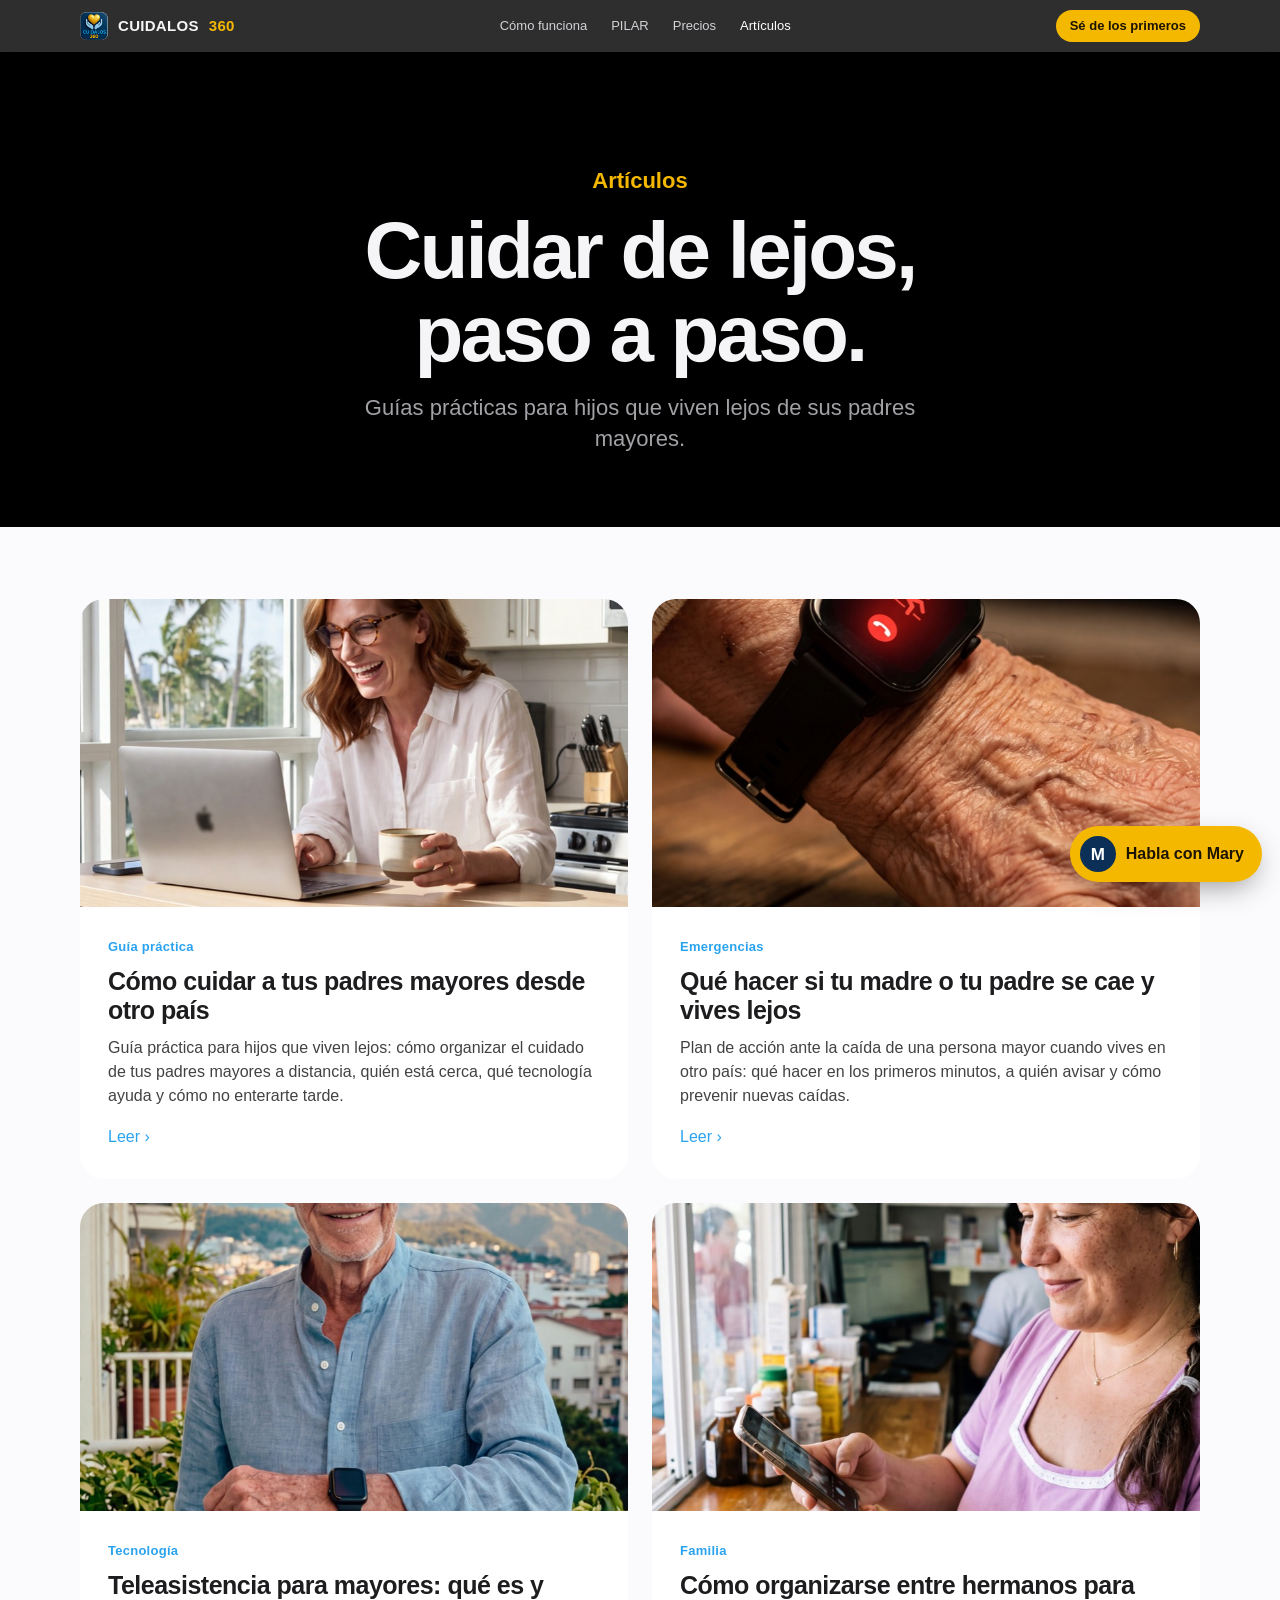
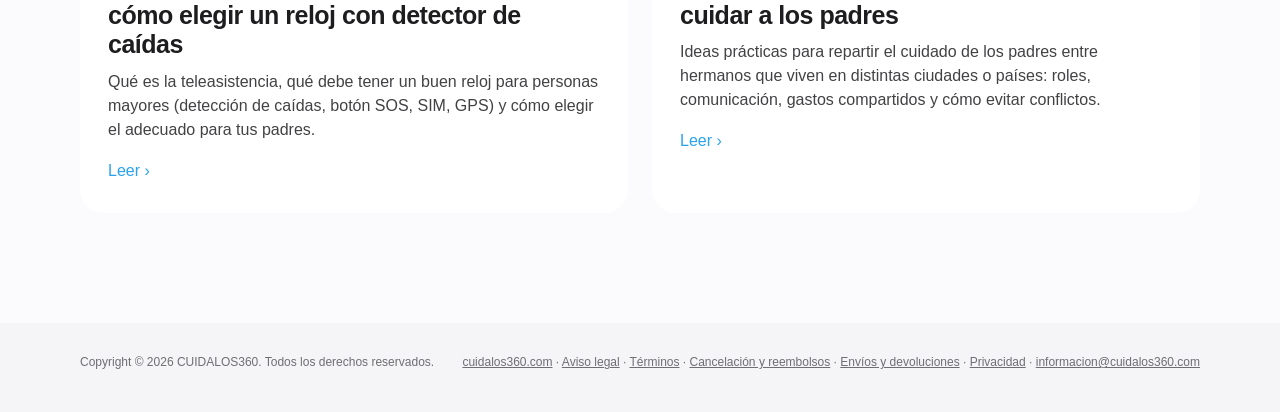
<file: articulos/index.html>
<!doctype html>
<html lang="es"><head>
<meta charset="utf-8"><meta name="viewport" content="width=device-width, initial-scale=1, viewport-fit=cover">
<title>Guías para cuidar a tus padres a distancia · CUIDALOS360</title>
<meta name="description" content="Guías prácticas sobre cuidado de mayores a distancia: cómo cuidar a tus padres desde otro país, qué hacer ante una caída, teleasistencia y organización entre hermanos.">
<link rel="canonical" href="https://cuidalos360.com/articulos/">
<meta property="og:type" content="article"><meta property="og:site_name" content="CUIDALOS360"><meta property="og:locale" content="es_ES">
<meta property="og:url" content="https://cuidalos360.com/articulos/"><meta property="og:title" content="Guías para cuidar a tus padres a distancia · CUIDALOS360"><meta property="og:description" content="Guías prácticas sobre cuidado de mayores a distancia: cómo cuidar a tus padres desde otro país, qué hacer ante una caída, teleasistencia y organización entre hermanos.">
<meta property="og:image" content="https://cuidalos360.com/img/familia.jpg"><meta name="twitter:card" content="summary_large_image">
<meta name="theme-color" content="#000000">
<link rel="icon" href="/img/favicon.png">
<link rel="stylesheet" href="/articulos/estilo.css">
<script type="application/ld+json">{"@context": "https://schema.org", "@type": "CollectionPage", "name": "Artículos de CUIDALOS360", "url": "https://cuidalos360.com/articulos/", "inLanguage": "es", "hasPart": [{"@type": "Article", "headline": "Cómo cuidar a tus padres mayores desde otro país", "url": "https://cuidalos360.com/articulos/cuidar-padres-desde-otro-pais.html"}, {"@type": "Article", "headline": "Qué hacer si tu madre o tu padre se cae y vives lejos", "url": "https://cuidalos360.com/articulos/que-hacer-si-tu-madre-se-cae.html"}, {"@type": "Article", "headline": "Teleasistencia para mayores: qué es y cómo elegir un reloj con detector de caídas", "url": "https://cuidalos360.com/articulos/teleasistencia-reloj-detector-caidas.html"}, {"@type": "Article", "headline": "Cómo organizarse entre hermanos para cuidar a los padres", "url": "https://cuidalos360.com/articulos/organizar-hermanos-cuidado-padres.html"}]}</script>
</head><body><header class="nav"><div class="wrap">
  <a class="brand" href="/"><img src="/img/logo.png" alt="Logo de CUIDALOS360">CUIDALOS<b>360</b></a>
  <nav><a href="/#como">Cómo funciona</a><a href="/#pilar">PILAR</a><a href="/#precios">Precios</a><a href="/articulos/" aria-current="page">Artículos</a></nav>
  <a class="btn btn-gold" href="/#contacto">Sé de los primeros</a>
</div></header>
<main>
<section class="hero-list"><div class="wrap">
  <p class="eyebrow">Artículos</p>
  <h1>Cuidar de lejos,<br>paso a paso.</h1>
  <p>Guías prácticas para hijos que viven lejos de sus padres mayores.</p>
</div></section>
<div class="wrap cards"><a class="card" href="cuidar-padres-desde-otro-pais.html"><div class="ph"><img src="/img/familia.jpg" alt="Hija revisando en su móvil cómo está su madre, que vive en otro país" loading="lazy"></div>
<div class="body"><span class="tag">Guía práctica</span><h2>Cómo cuidar a tus padres mayores desde otro país</h2><p>Guía práctica para hijos que viven lejos: cómo organizar el cuidado de tus padres mayores a distancia, quién está cerca, qué tecnología ayuda y cómo no enterarte tarde.</p><span class="more">Leer ›</span></div></a><a class="card" href="que-hacer-si-tu-madre-se-cae.html"><div class="ph"><img src="/img/caida_reloj.jpg" alt="Mano de una mujer mayor en el suelo con un reloj que muestra una alerta de caída" loading="lazy"></div>
<div class="body"><span class="tag">Emergencias</span><h2>Qué hacer si tu madre o tu padre se cae y vives lejos</h2><p>Plan de acción ante la caída de una persona mayor cuando vives en otro país: qué hacer en los primeros minutos, a quién avisar y cómo prevenir nuevas caídas.</p><span class="more">Leer ›</span></div></a><a class="card" href="teleasistencia-reloj-detector-caidas.html"><div class="ph"><img src="/img/reloj.jpg" alt="Hombre mayor con un reloj inteligente de teleasistencia" loading="lazy"></div>
<div class="body"><span class="tag">Tecnología</span><h2>Teleasistencia para mayores: qué es y cómo elegir un reloj con detector de caídas</h2><p>Qué es la teleasistencia, qué debe tener un buen reloj para personas mayores (detección de caídas, botón SOS, SIM, GPS) y cómo elegir el adecuado para tus padres.</p><span class="more">Leer ›</span></div></a><a class="card" href="organizar-hermanos-cuidado-padres.html"><div class="ph"><img src="/img/cuentas.jpg" alt="Hermanos revisando juntos los gastos del cuidado de sus padres" loading="lazy"></div>
<div class="body"><span class="tag">Familia</span><h2>Cómo organizarse entre hermanos para cuidar a los padres</h2><p>Ideas prácticas para repartir el cuidado de los padres entre hermanos que viven en distintas ciudades o países: roles, comunicación, gastos compartidos y cómo evitar conflictos.</p><span class="more">Leer ›</span></div></a></div>
</main>
<footer><div class="wrap row"><span>Copyright © 2026 CUIDALOS360. Todos los derechos reservados.</span><span><a href="/">cuidalos360.com</a> · <a href="/aviso-legal.html">Aviso legal</a> · <a href="/terminos.html">Términos</a> · <a href="/reembolsos.html">Cancelación y reembolsos</a> · <a href="/envios.html">Envíos y devoluciones</a> · <a href="/privacidad.html">Privacidad</a> · <a href="mailto:informacion@cuidalos360.com">informacion@cuidalos360.com</a></span></div></footer><script>/* Contador de visitas: sin cookies ni datos personales (ver /privacidad.html) */try{if(navigator.sendBeacon)navigator.sendBeacon('https://cuidalos360-bot.netlify.app/.netlify/functions/visita',JSON.stringify({p:location.pathname,r:document.referrer?new URL(document.referrer).hostname:''}))}catch(_){}</script><script src="/mary-chat.js" defer></script>
</body></html>
</file>
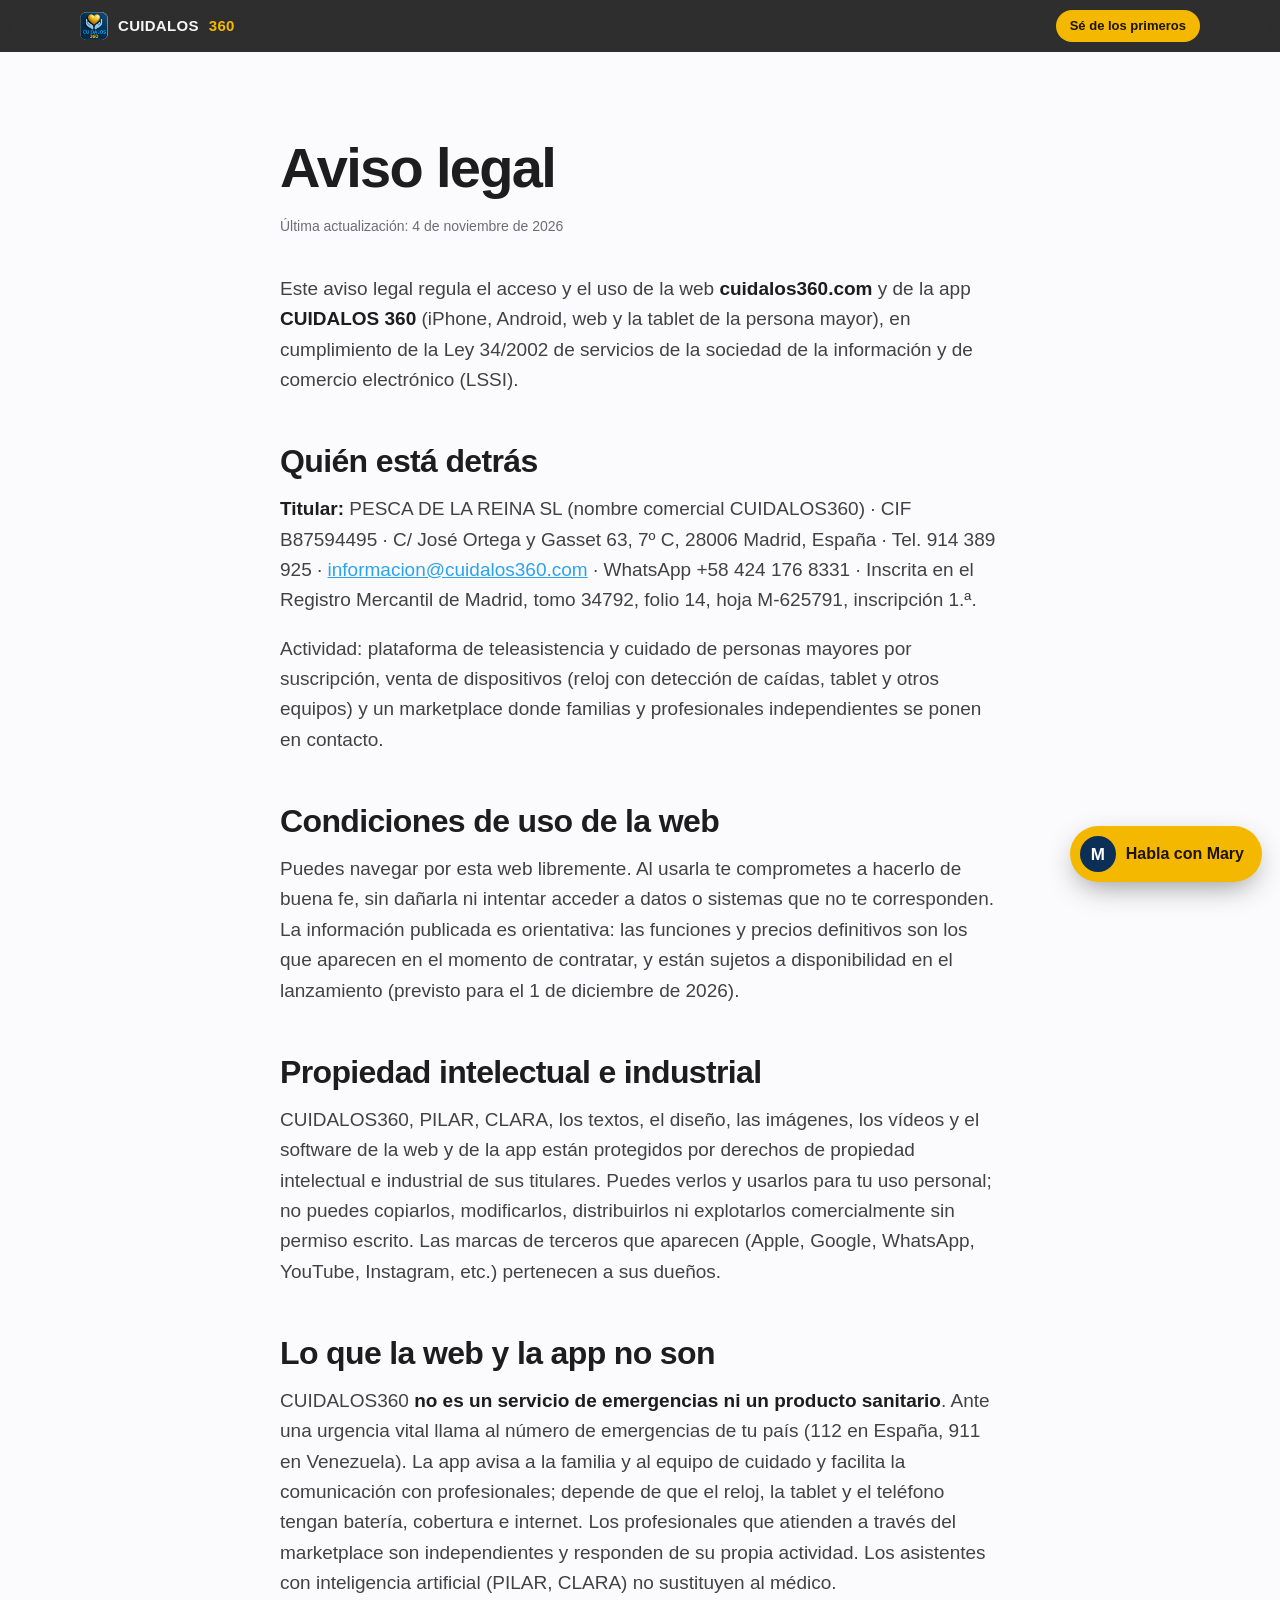
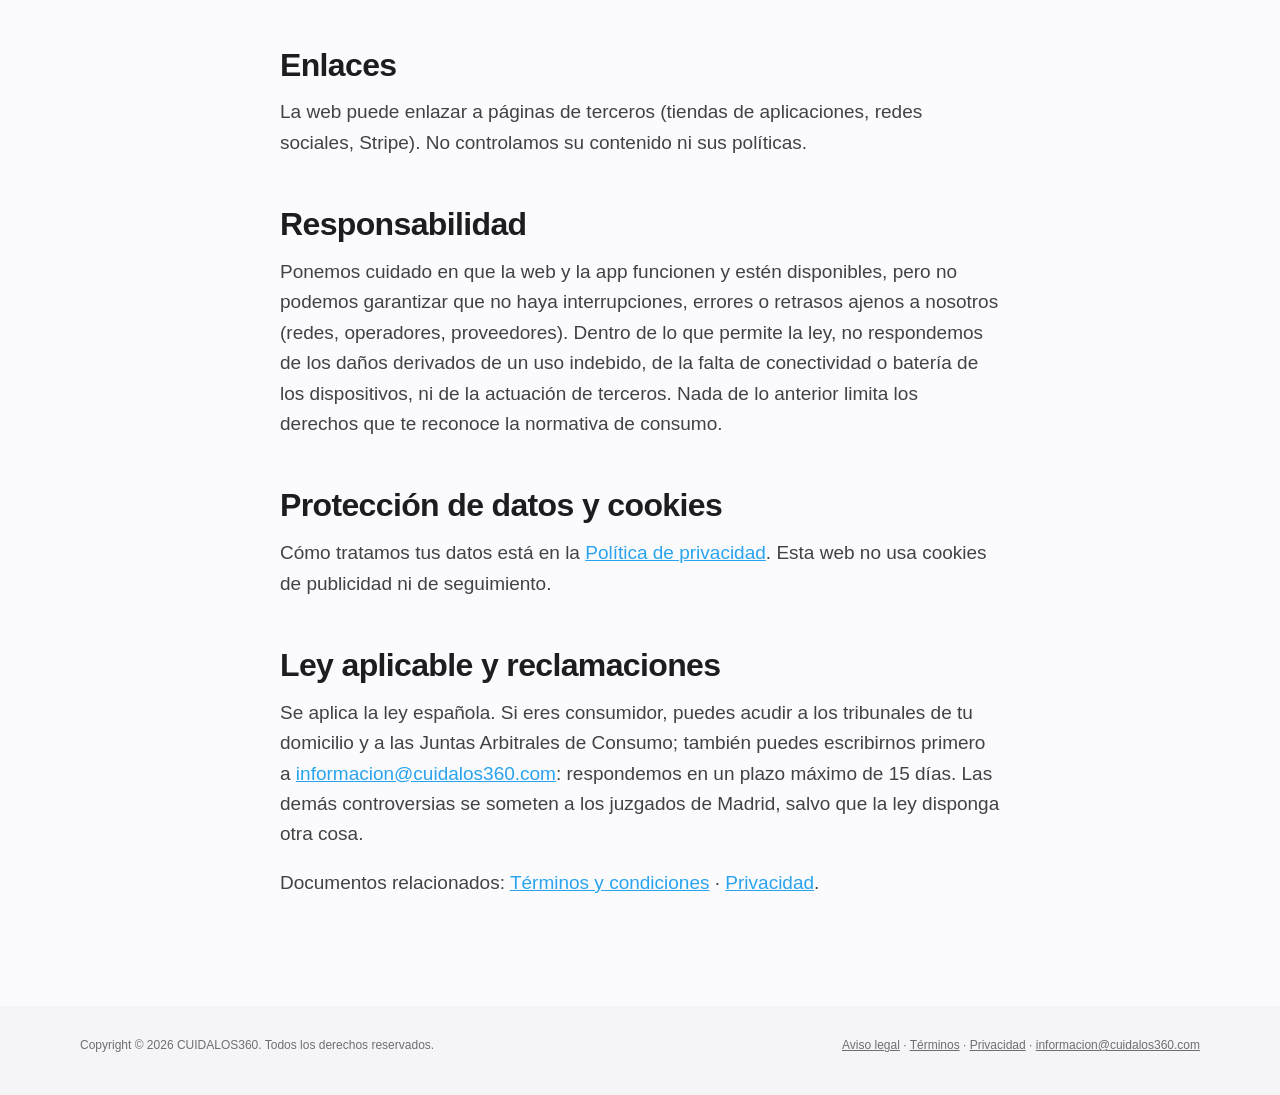
<file: aviso-legal.html>
<!doctype html>
<html lang="es"><head>
<meta charset="utf-8"><meta name="viewport" content="width=device-width, initial-scale=1">
<title>Aviso legal · CUIDALOS360</title>
<meta name="description" content="Aviso legal de la web cuidalos360.com y de la app CUIDALOS 360: titular, condiciones de uso, propiedad intelectual y ley aplicable.">
<link rel="canonical" href="https://cuidalos360.com/aviso-legal.html">
<link rel="icon" href="/img/favicon.png">
<link rel="stylesheet" href="/articulos/estilo.css">
</head><body>
<header class="nav"><div class="wrap">
<a class="brand" href="/"><img src="/img/logo.png" alt="Logo de CUIDALOS360">CUIDALOS<b>360</b></a>
<a class="btn btn-gold" href="/#contacto">Sé de los primeros</a>
</div></header>
<main>
<div class="narrow art-head">
<h1>Aviso legal</h1>
<p class="meta">Última actualización: 4 de noviembre de 2026</p>
</div>
<article class="narrow prose" style="padding-bottom:90px">

<p>Este aviso legal regula el acceso y el uso de la web <strong>cuidalos360.com</strong> y de la app <strong>CUIDALOS 360</strong> (iPhone, Android, web y la tablet de la persona mayor), en cumplimiento de la Ley 34/2002 de servicios de la sociedad de la información y de comercio electrónico (LSSI).</p>
<h2>Quién está detrás</h2>
<p><strong>Titular:</strong> PESCA DE LA REINA SL (nombre comercial CUIDALOS360) · CIF B87594495 · C/ José Ortega y Gasset 63, 7º C, 28006 Madrid, España · Tel. 914 389 925 · <a href="mailto:informacion@cuidalos360.com">informacion@cuidalos360.com</a> · WhatsApp +58 424 176 8331 · Inscrita en el Registro Mercantil de Madrid, tomo 34792, folio 14, hoja M-625791, inscripción 1.ª.</p>
<p>Actividad: plataforma de teleasistencia y cuidado de personas mayores por suscripción, venta de dispositivos (reloj con detección de caídas, tablet y otros equipos) y un marketplace donde familias y profesionales independientes se ponen en contacto.</p>
<h2>Condiciones de uso de la web</h2>
<p>Puedes navegar por esta web libremente. Al usarla te comprometes a hacerlo de buena fe, sin dañarla ni intentar acceder a datos o sistemas que no te corresponden. La información publicada es orientativa: las funciones y precios definitivos son los que aparecen en el momento de contratar, y están sujetos a disponibilidad en el lanzamiento (previsto para el 1 de diciembre de 2026).</p>
<h2>Propiedad intelectual e industrial</h2>
<p>CUIDALOS360, PILAR, CLARA, los textos, el diseño, las imágenes, los vídeos y el software de la web y de la app están protegidos por derechos de propiedad intelectual e industrial de sus titulares. Puedes verlos y usarlos para tu uso personal; no puedes copiarlos, modificarlos, distribuirlos ni explotarlos comercialmente sin permiso escrito. Las marcas de terceros que aparecen (Apple, Google, WhatsApp, YouTube, Instagram, etc.) pertenecen a sus dueños.</p>
<h2>Lo que la web y la app no son</h2>
<p>CUIDALOS360 <strong>no es un servicio de emergencias ni un producto sanitario</strong>. Ante una urgencia vital llama al número de emergencias de tu país (112 en España, 911 en Venezuela). La app avisa a la familia y al equipo de cuidado y facilita la comunicación con profesionales; depende de que el reloj, la tablet y el teléfono tengan batería, cobertura e internet. Los profesionales que atienden a través del marketplace son independientes y responden de su propia actividad. Los asistentes con inteligencia artificial (PILAR, CLARA) no sustituyen al médico.</p>
<h2>Enlaces</h2>
<p>La web puede enlazar a páginas de terceros (tiendas de aplicaciones, redes sociales, Stripe). No controlamos su contenido ni sus políticas.</p>
<h2>Responsabilidad</h2>
<p>Ponemos cuidado en que la web y la app funcionen y estén disponibles, pero no podemos garantizar que no haya interrupciones, errores o retrasos ajenos a nosotros (redes, operadores, proveedores). Dentro de lo que permite la ley, no respondemos de los daños derivados de un uso indebido, de la falta de conectividad o batería de los dispositivos, ni de la actuación de terceros. Nada de lo anterior limita los derechos que te reconoce la normativa de consumo.</p>
<h2>Protección de datos y cookies</h2>
<p>Cómo tratamos tus datos está en la <a href="/privacidad.html">Política de privacidad</a>. Esta web no usa cookies de publicidad ni de seguimiento.</p>
<h2>Ley aplicable y reclamaciones</h2>
<p>Se aplica la ley española. Si eres consumidor, puedes acudir a los tribunales de tu domicilio y a las Juntas Arbitrales de Consumo; también puedes escribirnos primero a <a href="mailto:informacion@cuidalos360.com">informacion@cuidalos360.com</a>: respondemos en un plazo máximo de 15 días. Las demás controversias se someten a los juzgados de Madrid, salvo que la ley disponga otra cosa.</p>
<p>Documentos relacionados: <a href="/terminos.html">Términos y condiciones</a> · <a href="/privacidad.html">Privacidad</a>.</p>
</article>
</main>
<footer><div class="wrap row"><span>Copyright © 2026 CUIDALOS360. Todos los derechos reservados.</span><span><a href="/aviso-legal.html">Aviso legal</a> · <a href="/terminos.html">Términos</a> · <a href="/privacidad.html">Privacidad</a> · <a href="mailto:informacion@cuidalos360.com">informacion@cuidalos360.com</a></span></div></footer>
<script>/* Contador de visitas: sin cookies ni datos personales (ver /privacidad.html) */try{if(navigator.sendBeacon)navigator.sendBeacon('https://cuidalos360-bot.netlify.app/.netlify/functions/visita',JSON.stringify({p:location.pathname,r:document.referrer?new URL(document.referrer).hostname:''}))}catch(_){}</script>
<script src="/mary-chat.js" defer></script>
</body></html>
</file>
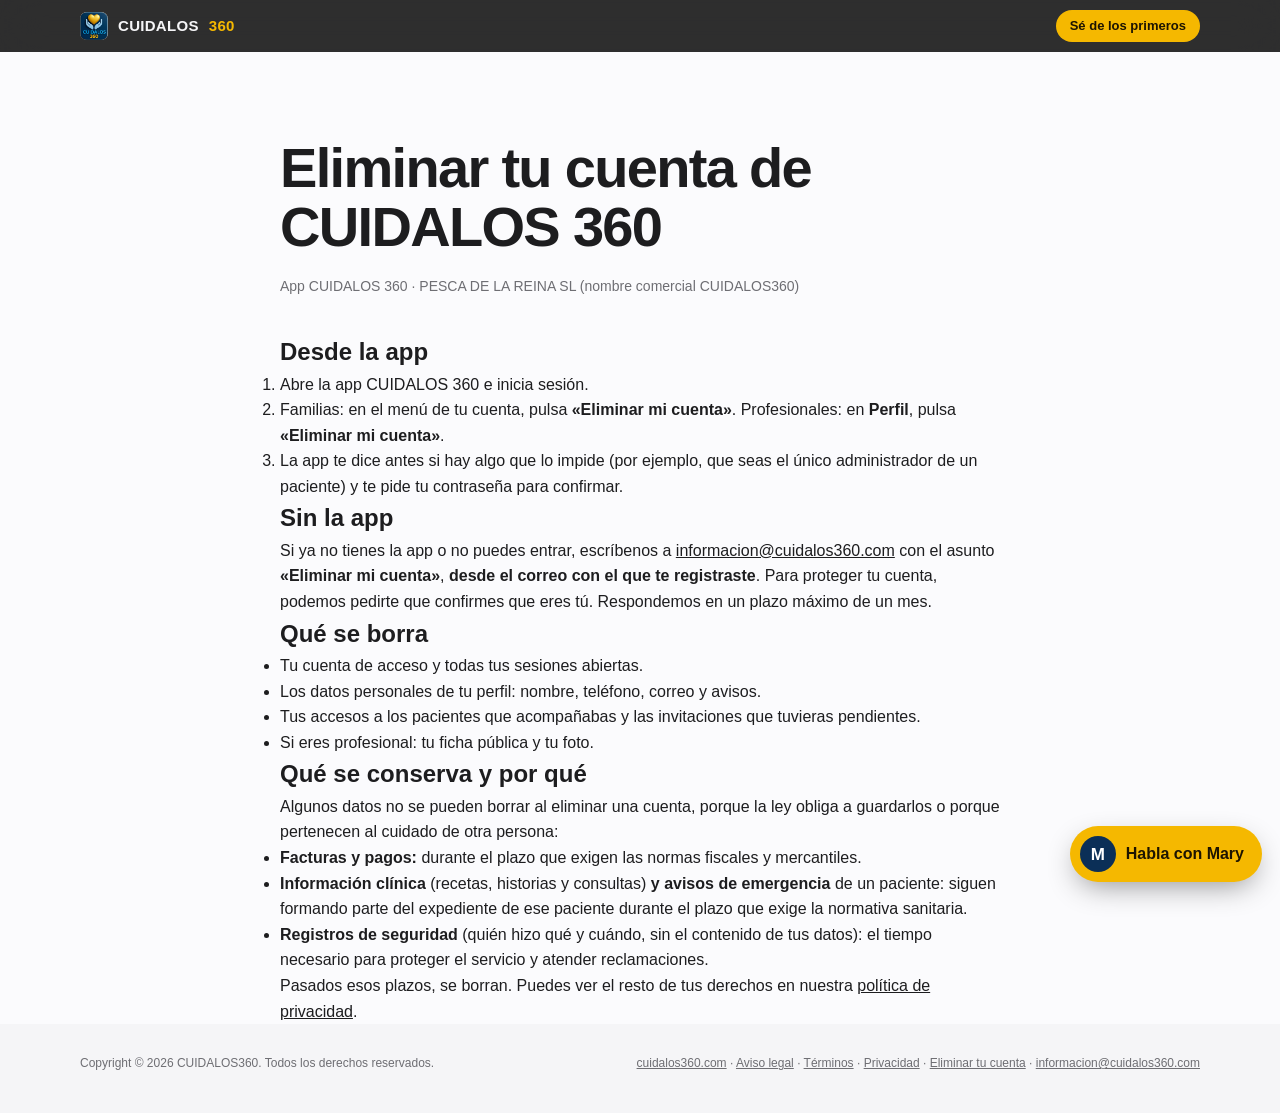
<file: eliminar-cuenta.html>
<!doctype html>
<html lang="es"><head>
<meta charset="utf-8"><meta name="viewport" content="width=device-width, initial-scale=1">
<title>Eliminar tu cuenta · CUIDALOS360</title>
<meta name="description" content="Cómo eliminar tu cuenta de la app CUIDALOS 360 y qué datos se borran y cuáles se conservan.">
<link rel="canonical" href="https://cuidalos360.com/eliminar-cuenta.html">
<link rel="icon" href="/img/favicon.png">
<link rel="stylesheet" href="/articulos/estilo.css">
</head><body>
<header class="nav"><div class="wrap">
  <a class="brand" href="/"><img src="/img/logo.png" alt="Logo de CUIDALOS360">CUIDALOS<b>360</b></a>
  <a class="btn btn-gold" href="/#contacto">Sé de los primeros</a>
</div></header>
<main>
<div class="narrow art-head">
  <h1>Eliminar tu cuenta de CUIDALOS 360</h1>
  <p class="meta">App CUIDALOS 360 · PESCA DE LA REINA SL (nombre comercial CUIDALOS360)</p>
</div>
<article class="narrow">

<h2>Desde la app</h2>
<ol>
  <li>Abre la app CUIDALOS 360 e inicia sesión.</li>
  <li>Familias: en el menú de tu cuenta, pulsa <b>«Eliminar mi cuenta»</b>. Profesionales: en <b>Perfil</b>, pulsa <b>«Eliminar mi cuenta»</b>.</li>
  <li>La app te dice antes si hay algo que lo impide (por ejemplo, que seas el único administrador de un paciente) y te pide tu contraseña para confirmar.</li>
</ol>

<h2>Sin la app</h2>
<p>Si ya no tienes la app o no puedes entrar, escríbenos a <a href="mailto:informacion@cuidalos360.com?subject=Eliminar%20mi%20cuenta">informacion@cuidalos360.com</a>
con el asunto <b>«Eliminar mi cuenta»</b>, <b>desde el correo con el que te registraste</b>. Para proteger tu cuenta, podemos pedirte que
confirmes que eres tú. Respondemos en un plazo máximo de un mes.</p>

<h2>Qué se borra</h2>
<ul>
  <li>Tu cuenta de acceso y todas tus sesiones abiertas.</li>
  <li>Los datos personales de tu perfil: nombre, teléfono, correo y avisos.</li>
  <li>Tus accesos a los pacientes que acompañabas y las invitaciones que tuvieras pendientes.</li>
  <li>Si eres profesional: tu ficha pública y tu foto.</li>
</ul>

<h2>Qué se conserva y por qué</h2>
<p>Algunos datos no se pueden borrar al eliminar una cuenta, porque la ley obliga a guardarlos o porque pertenecen
al cuidado de otra persona:</p>
<ul>
  <li><b>Facturas y pagos:</b> durante el plazo que exigen las normas fiscales y mercantiles.</li>
  <li><b>Información clínica</b> (recetas, historias y consultas) <b>y avisos de emergencia</b> de un paciente: siguen formando
    parte del expediente de ese paciente durante el plazo que exige la normativa sanitaria.</li>
  <li><b>Registros de seguridad</b> (quién hizo qué y cuándo, sin el contenido de tus datos): el tiempo necesario para proteger
    el servicio y atender reclamaciones.</li>
</ul>
<p>Pasados esos plazos, se borran. Puedes ver el resto de tus derechos en nuestra <a href="/privacidad.html">política de privacidad</a>.</p>

</article>
</main>
<footer><div class="wrap row"><span>Copyright © 2026 CUIDALOS360. Todos los derechos reservados.</span><span><a href="/">cuidalos360.com</a> · <a href="/aviso-legal.html">Aviso legal</a> · <a href="/terminos.html">Términos</a> · <a href="/privacidad.html">Privacidad</a> · <a href="/eliminar-cuenta.html">Eliminar tu cuenta</a> · <a href="mailto:informacion@cuidalos360.com">informacion@cuidalos360.com</a></span></div></footer>
<script>/* Contador de visitas: sin cookies ni datos personales (ver /privacidad.html) */try{if(navigator.sendBeacon)navigator.sendBeacon('https://cuidalos360-bot.netlify.app/.netlify/functions/visita',JSON.stringify({p:location.pathname,r:document.referrer?new URL(document.referrer).hostname:''}))}catch(_){}</script>
<script src="/mary-chat.js" defer></script>
</body></html>
</file>
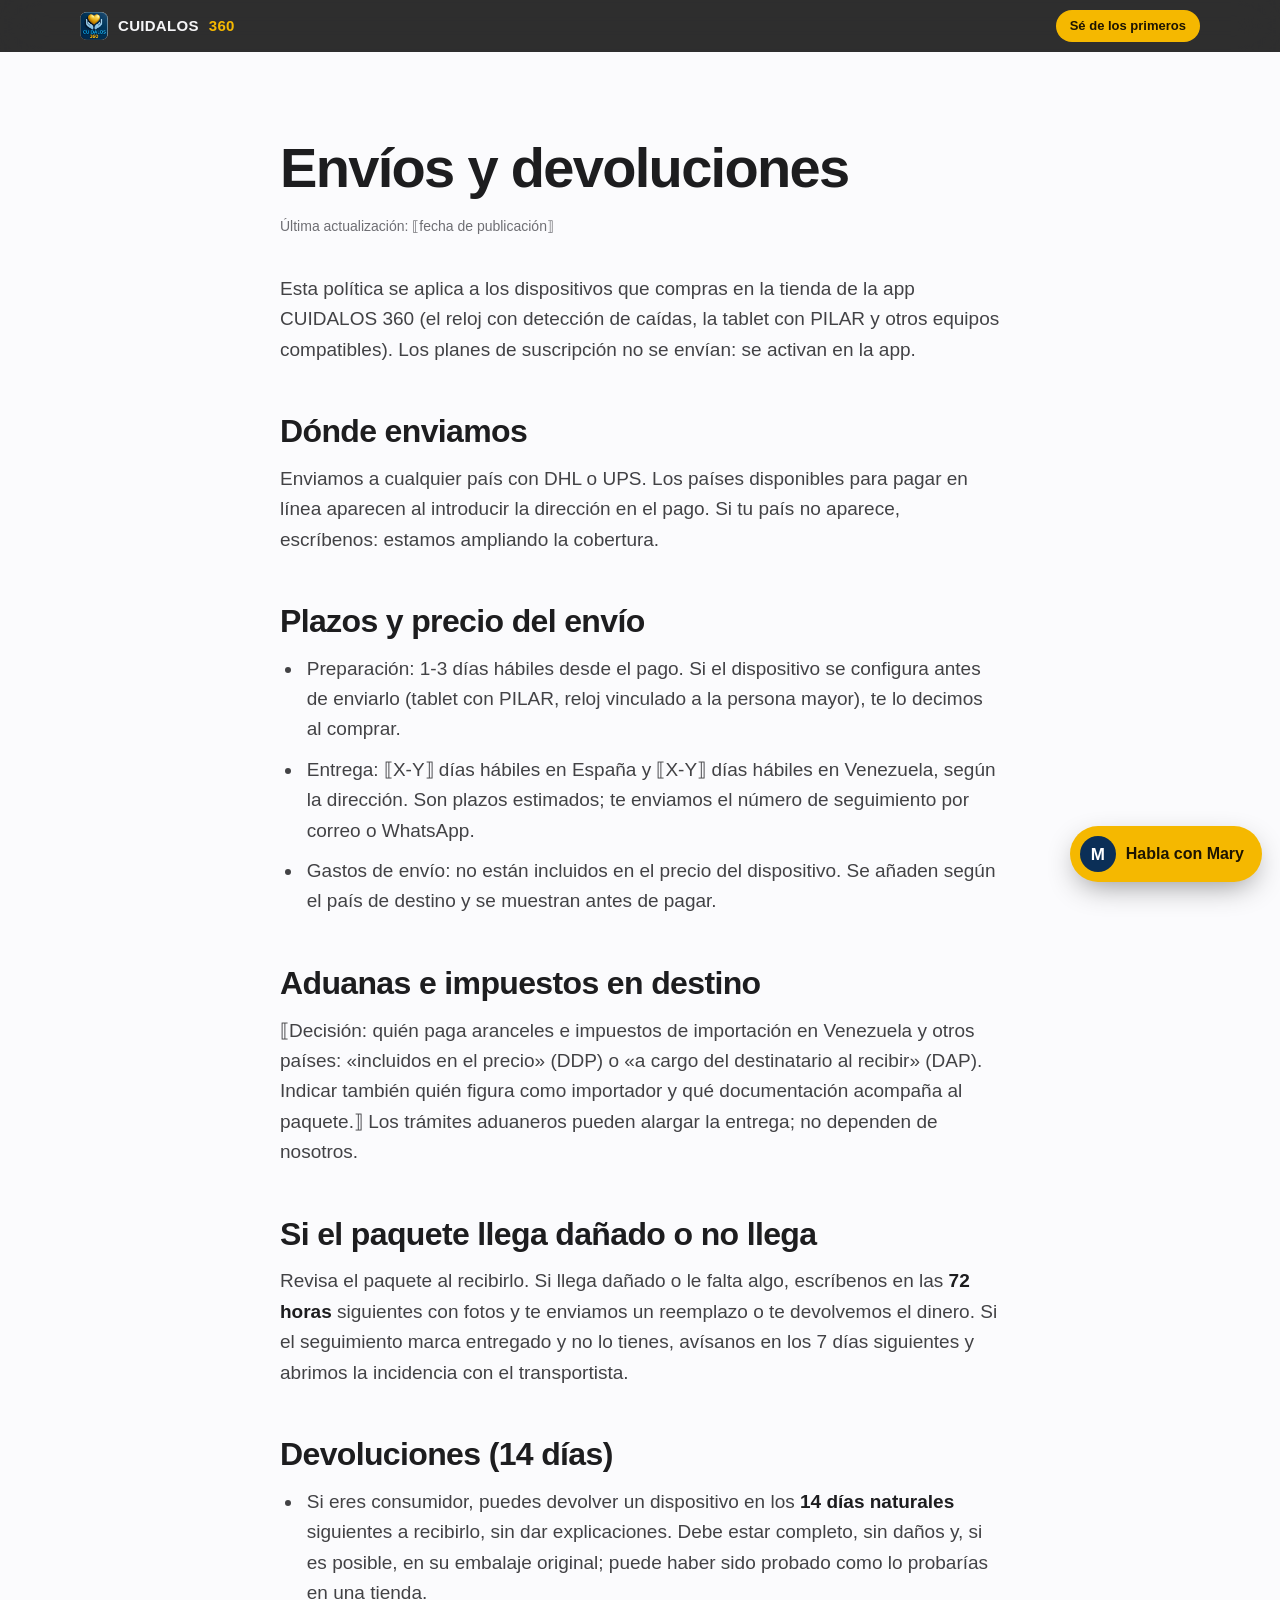
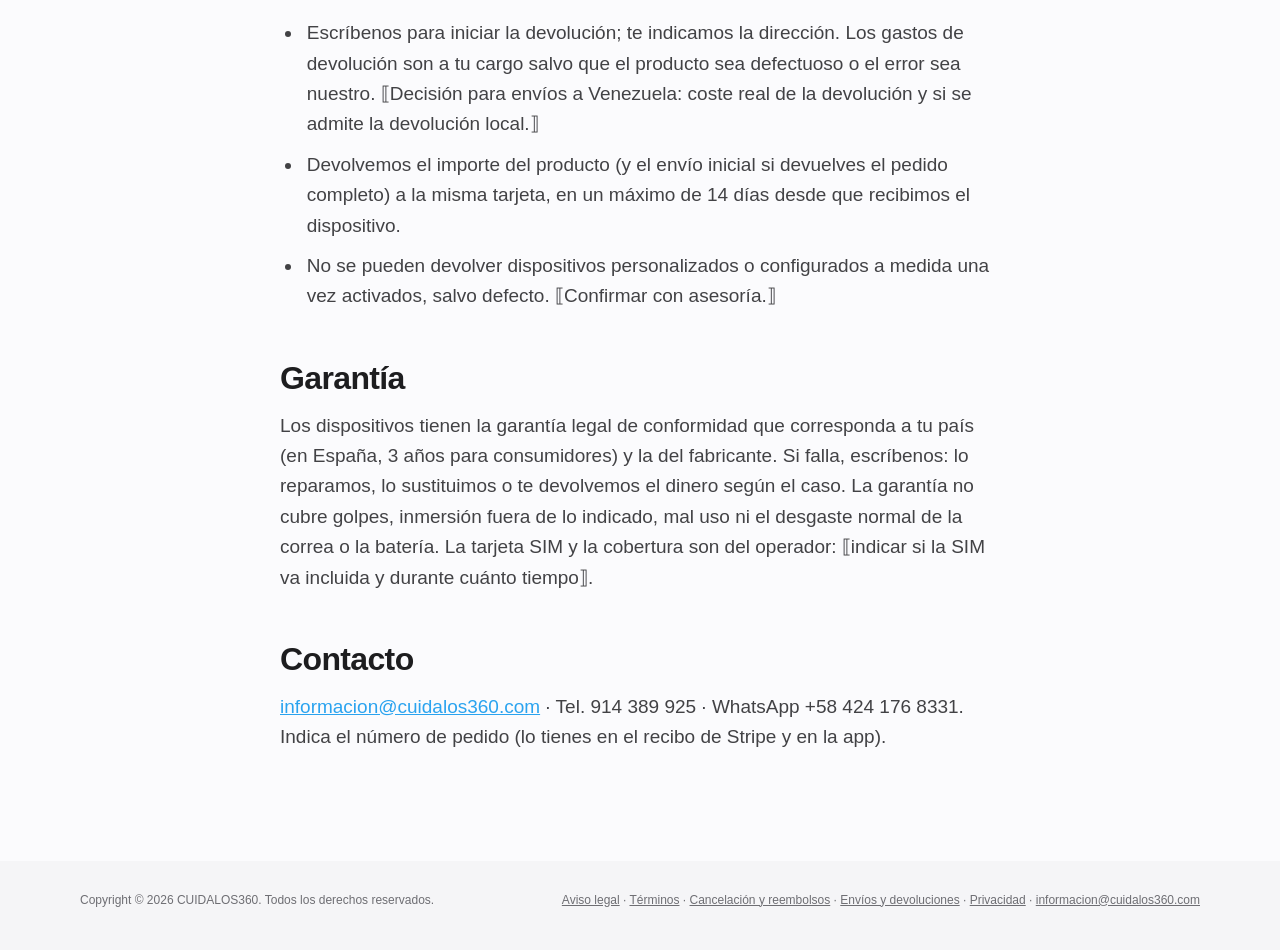
<file: envios.html>
<!doctype html>
<html lang="es"><head>
<meta charset="utf-8"><meta name="viewport" content="width=device-width, initial-scale=1">
<title>Envíos y devoluciones · CUIDALOS360</title>
<meta name="description" content="Plazos y condiciones de envío de los dispositivos de la tienda CUIDALOS360 (reloj, tablet y otros), devoluciones y garantía.">
<link rel="canonical" href="https://cuidalos360.com/envios.html">
<link rel="icon" href="/img/favicon.png">
<link rel="stylesheet" href="/articulos/estilo.css">
</head><body>
<header class="nav"><div class="wrap">
<a class="brand" href="/"><img src="/img/logo.png" alt="Logo de CUIDALOS360">CUIDALOS<b>360</b></a>
<a class="btn btn-gold" href="/#contacto">Sé de los primeros</a>
</div></header>
<main>
<div class="narrow art-head">
<h1>Envíos y devoluciones</h1>
<p class="meta">Última actualización: ⟦fecha de publicación⟧</p>
</div>
<article class="narrow prose" style="padding-bottom:90px">

<p>Esta política se aplica a los dispositivos que compras en la tienda de la app CUIDALOS 360 (el reloj con detección de caídas, la tablet con PILAR y otros equipos compatibles). Los planes de suscripción no se envían: se activan en la app.</p>
<h2>Dónde enviamos</h2>
<p>Enviamos a cualquier país con DHL o UPS. Los países disponibles para pagar en línea aparecen al introducir la dirección en el pago. Si tu país no aparece, escríbenos: estamos ampliando la cobertura.</p>
<h2>Plazos y precio del envío</h2>
<ul>
<li>Preparación: 1-3 días hábiles desde el pago. Si el dispositivo se configura antes de enviarlo (tablet con PILAR, reloj vinculado a la persona mayor), te lo decimos al comprar.</li>
<li>Entrega: ⟦X-Y⟧ días hábiles en España y ⟦X-Y⟧ días hábiles en Venezuela, según la dirección. Son plazos estimados; te enviamos el número de seguimiento por correo o WhatsApp.</li>
<li>Gastos de envío: no están incluidos en el precio del dispositivo. Se añaden según el país de destino y se muestran antes de pagar.</li>
</ul>
<h2>Aduanas e impuestos en destino</h2>
<p>⟦Decisión: quién paga aranceles e impuestos de importación en Venezuela y otros países: «incluidos en el precio» (DDP) o «a cargo del destinatario al recibir» (DAP). Indicar también quién figura como importador y qué documentación acompaña al paquete.⟧ Los trámites aduaneros pueden alargar la entrega; no dependen de nosotros.</p>
<h2>Si el paquete llega dañado o no llega</h2>
<p>Revisa el paquete al recibirlo. Si llega dañado o le falta algo, escríbenos en las <strong>72 horas</strong> siguientes con fotos y te enviamos un reemplazo o te devolvemos el dinero. Si el seguimiento marca entregado y no lo tienes, avísanos en los 7 días siguientes y abrimos la incidencia con el transportista.</p>
<h2>Devoluciones (14 días)</h2>
<ul>
<li>Si eres consumidor, puedes devolver un dispositivo en los <strong>14 días naturales</strong> siguientes a recibirlo, sin dar explicaciones. Debe estar completo, sin daños y, si es posible, en su embalaje original; puede haber sido probado como lo probarías en una tienda.</li>
<li>Escríbenos para iniciar la devolución; te indicamos la dirección. Los gastos de devolución son a tu cargo salvo que el producto sea defectuoso o el error sea nuestro. ⟦Decisión para envíos a Venezuela: coste real de la devolución y si se admite la devolución local.⟧</li>
<li>Devolvemos el importe del producto (y el envío inicial si devuelves el pedido completo) a la misma tarjeta, en un máximo de 14 días desde que recibimos el dispositivo.</li>
<li>No se pueden devolver dispositivos personalizados o configurados a medida una vez activados, salvo defecto. ⟦Confirmar con asesoría.⟧</li>
</ul>
<h2>Garantía</h2>
<p>Los dispositivos tienen la garantía legal de conformidad que corresponda a tu país (en España, 3 años para consumidores) y la del fabricante. Si falla, escríbenos: lo reparamos, lo sustituimos o te devolvemos el dinero según el caso. La garantía no cubre golpes, inmersión fuera de lo indicado, mal uso ni el desgaste normal de la correa o la batería. La tarjeta SIM y la cobertura son del operador: ⟦indicar si la SIM va incluida y durante cuánto tiempo⟧.</p>
<h2>Contacto</h2>
<p><a href="mailto:informacion@cuidalos360.com">informacion@cuidalos360.com</a> · Tel. 914 389 925 · WhatsApp +58 424 176 8331. Indica el número de pedido (lo tienes en el recibo de Stripe y en la app).</p>
</article>
</main>
<footer><div class="wrap row"><span>Copyright © 2026 CUIDALOS360. Todos los derechos reservados.</span><span><a href="/aviso-legal.html">Aviso legal</a> · <a href="/terminos.html">Términos</a> · <a href="/reembolsos.html">Cancelación y reembolsos</a> · <a href="/envios.html">Envíos y devoluciones</a> · <a href="/privacidad.html">Privacidad</a> · <a href="mailto:informacion@cuidalos360.com">informacion@cuidalos360.com</a></span></div></footer>
<script>/* Contador de visitas: sin cookies ni datos personales (ver /privacidad.html) */try{if(navigator.sendBeacon)navigator.sendBeacon('https://cuidalos360-bot.netlify.app/.netlify/functions/visita',JSON.stringify({p:location.pathname,r:document.referrer?new URL(document.referrer).hostname:''}))}catch(_){}</script>
<script src="/mary-chat.js" defer></script>
</body></html>
</file>
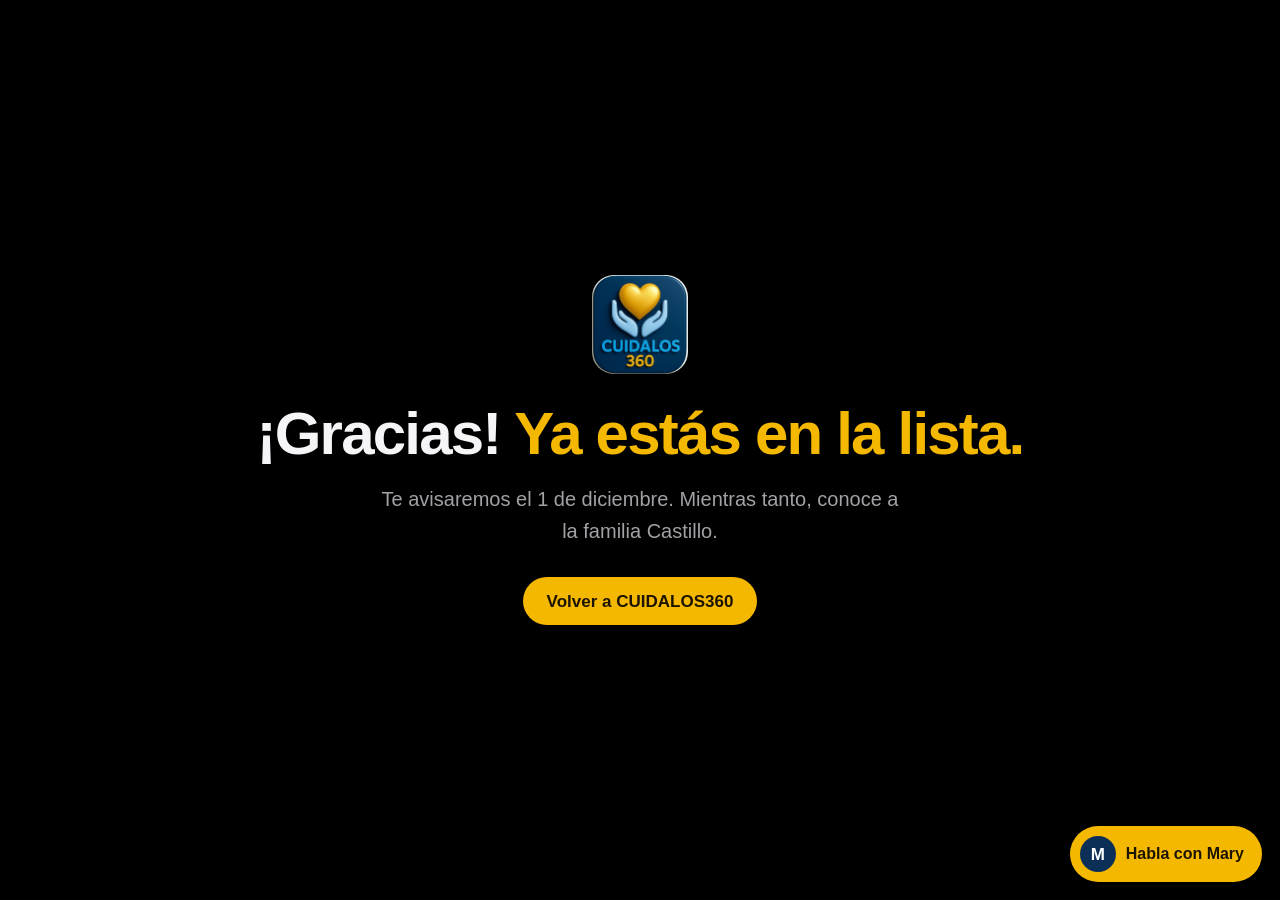
<file: gracias.html>
<!doctype html>
<html lang="es"><head>
<meta charset="utf-8"><meta name="viewport" content="width=device-width, initial-scale=1">
<title>Gracias · CUIDALOS360</title>
<meta name="robots" content="noindex">
<link rel="icon" href="/img/favicon.png">
<link rel="stylesheet" href="/articulos/estilo.css">
</head><body style="background:#000;color:#f5f5f7">
<main style="min-height:100svh;display:flex;align-items:center;justify-content:center;text-align:center;padding:40px 22px">
  <div>
    <img src="/img/logo.png" alt="CUIDALOS360" style="width:96px;border-radius:22px;margin:0 auto 28px">
    <h1 style="font-size:clamp(34px,6vw,60px);line-height:1.05;letter-spacing:-.03em">¡Gracias! <span style="color:#f5b800">Ya estás en la lista.</span></h1>
    <p style="color:#a1a1a6;font-size:20px;margin:18px auto 30px;max-width:520px">Te avisaremos el 1 de diciembre. Mientras tanto, conoce a la familia Castillo.</p>
    <a class="btn btn-gold" href="/">Volver a CUIDALOS360</a>
  </div>
</main>
<script>/* Contador de visitas: sin cookies ni datos personales (ver /privacidad.html) */try{if(navigator.sendBeacon)navigator.sendBeacon('https://cuidalos360-bot.netlify.app/.netlify/functions/visita',JSON.stringify({p:location.pathname,r:document.referrer?new URL(document.referrer).hostname:''}))}catch(_){}</script>
<script src="/mary-chat.js" defer></script>
</body></html>
</file>
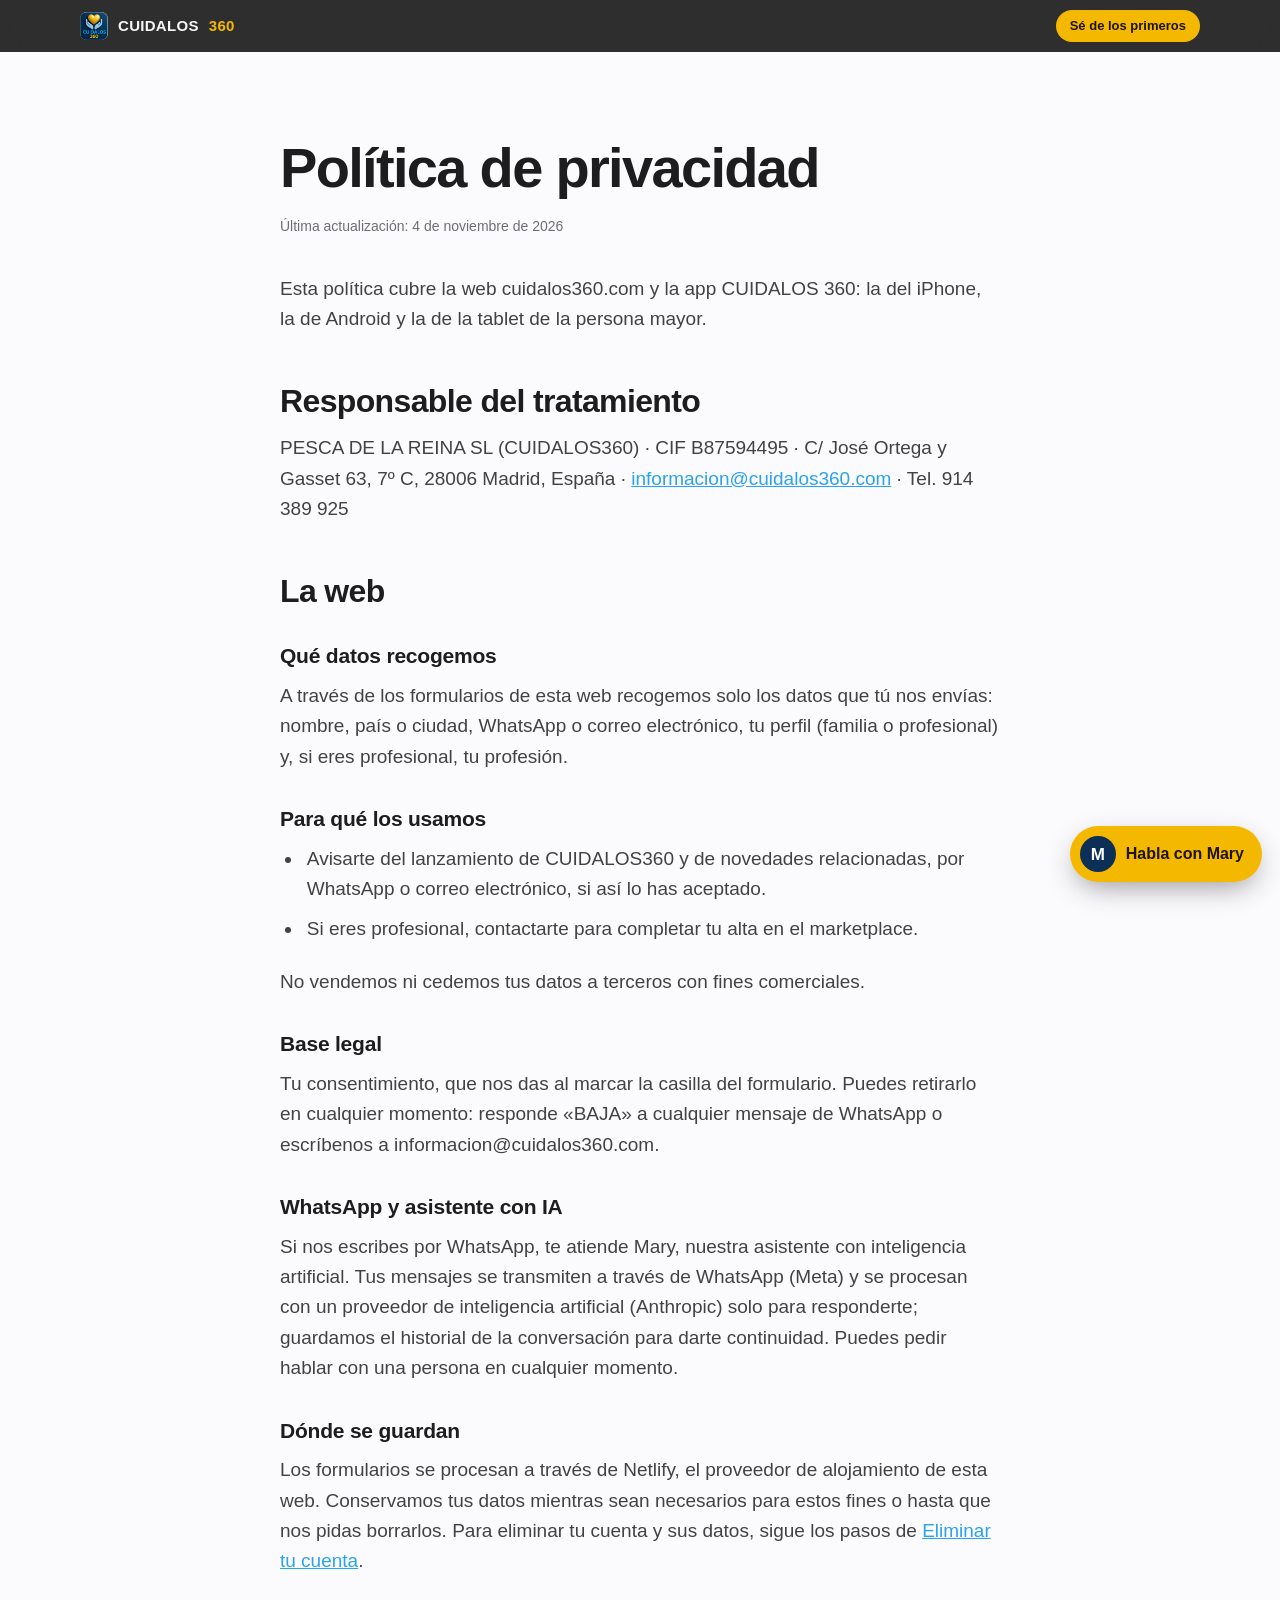
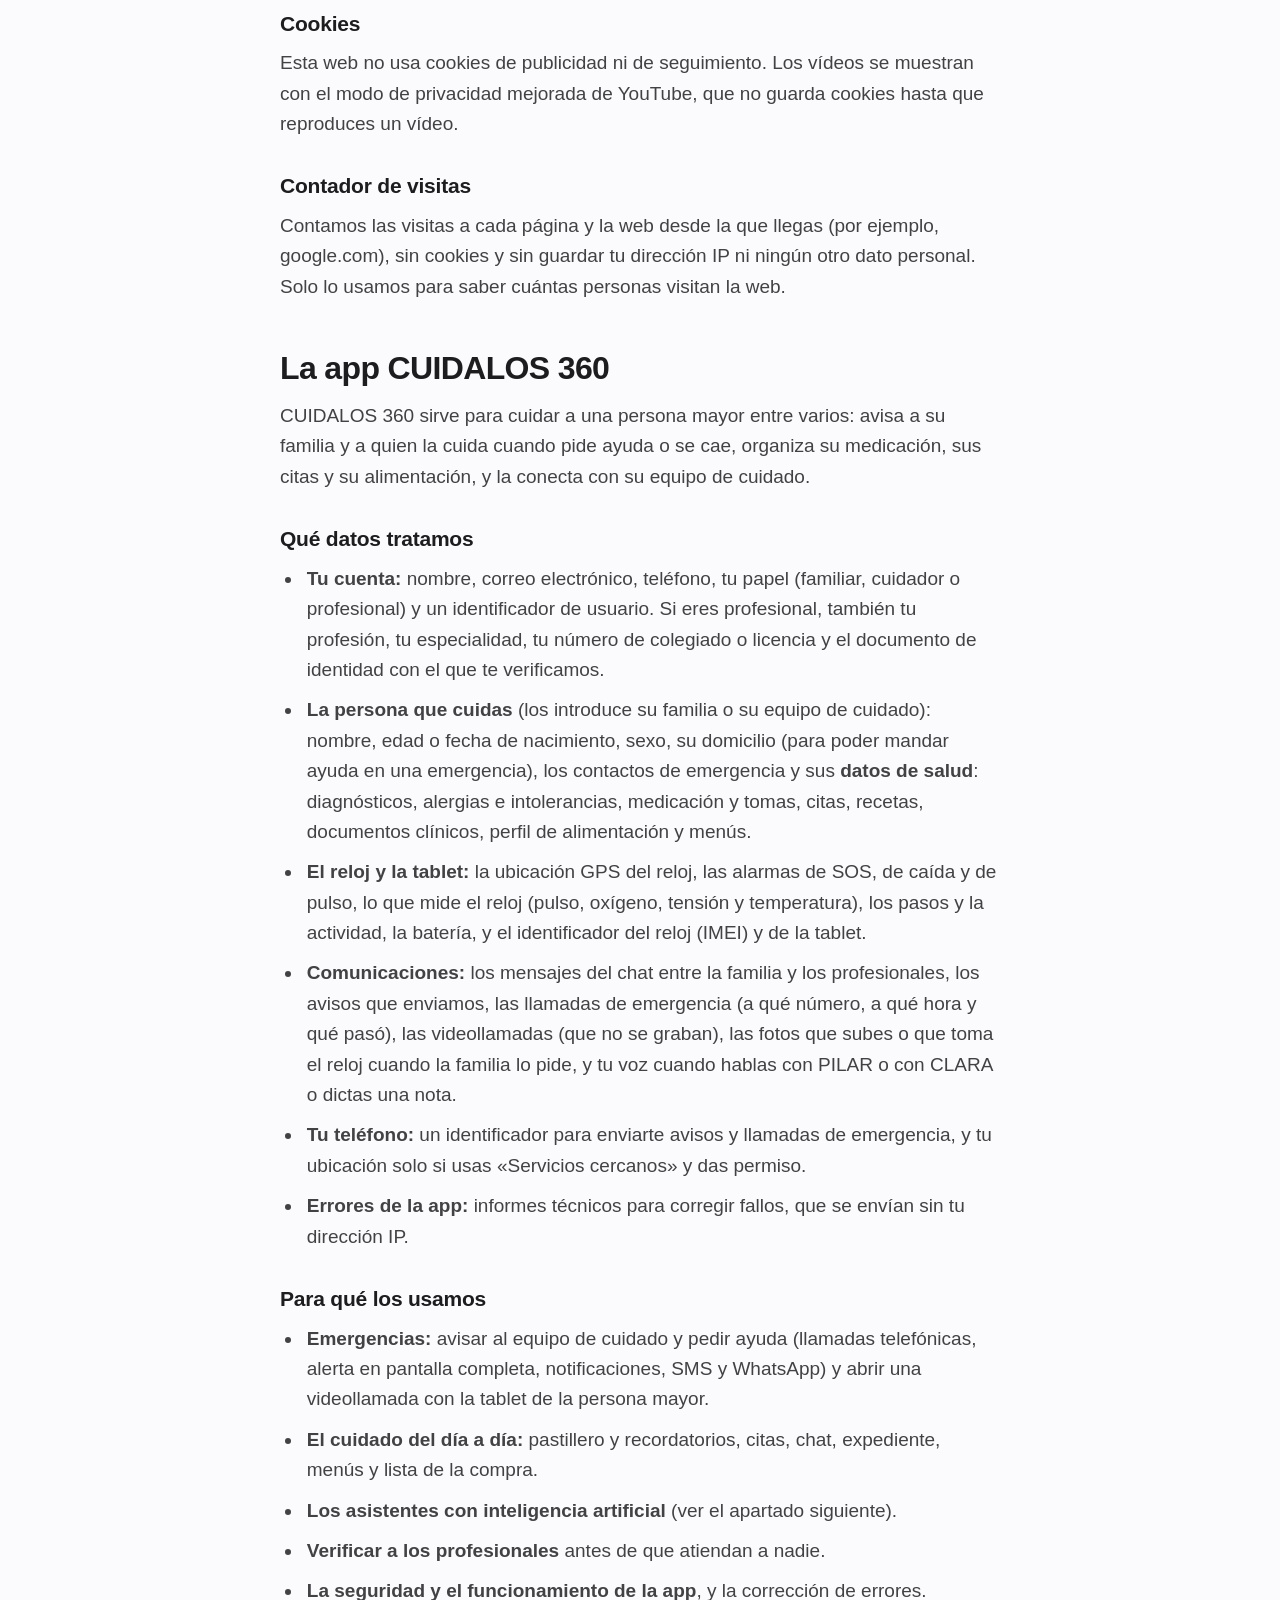
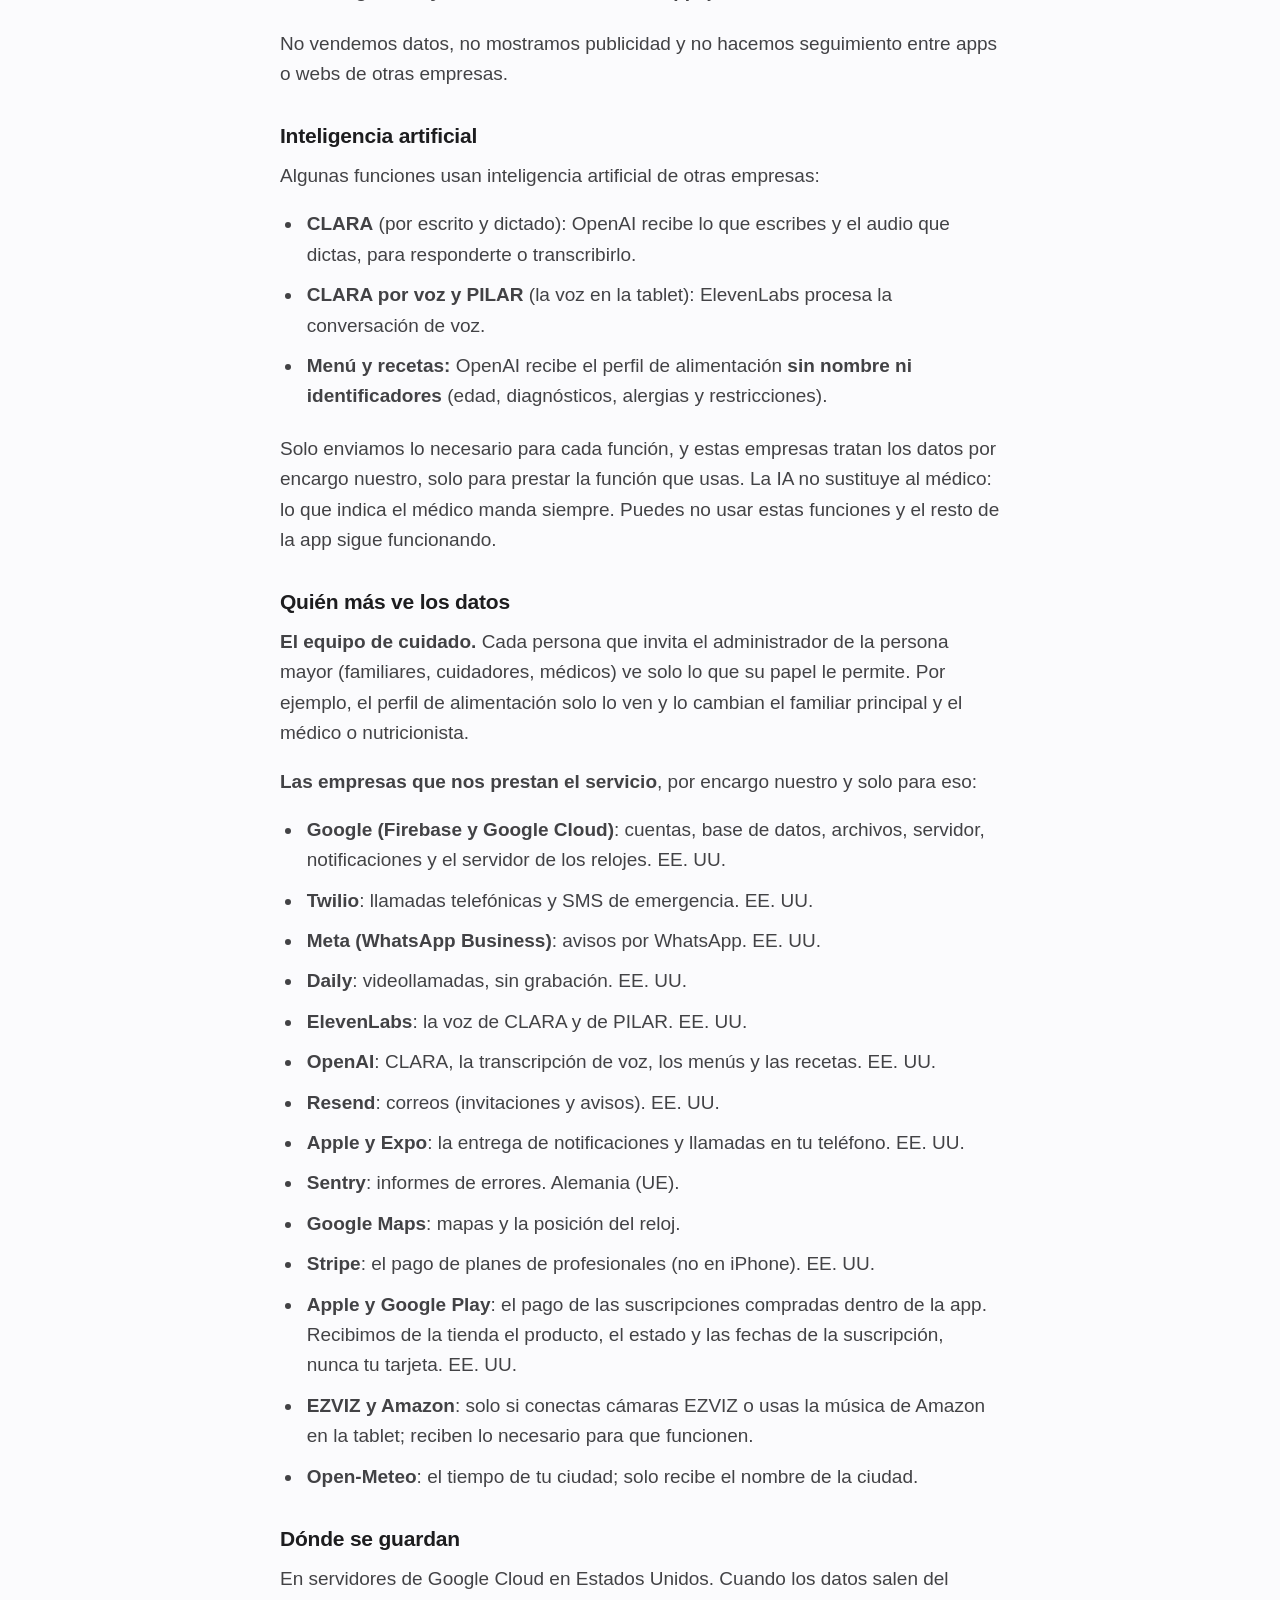
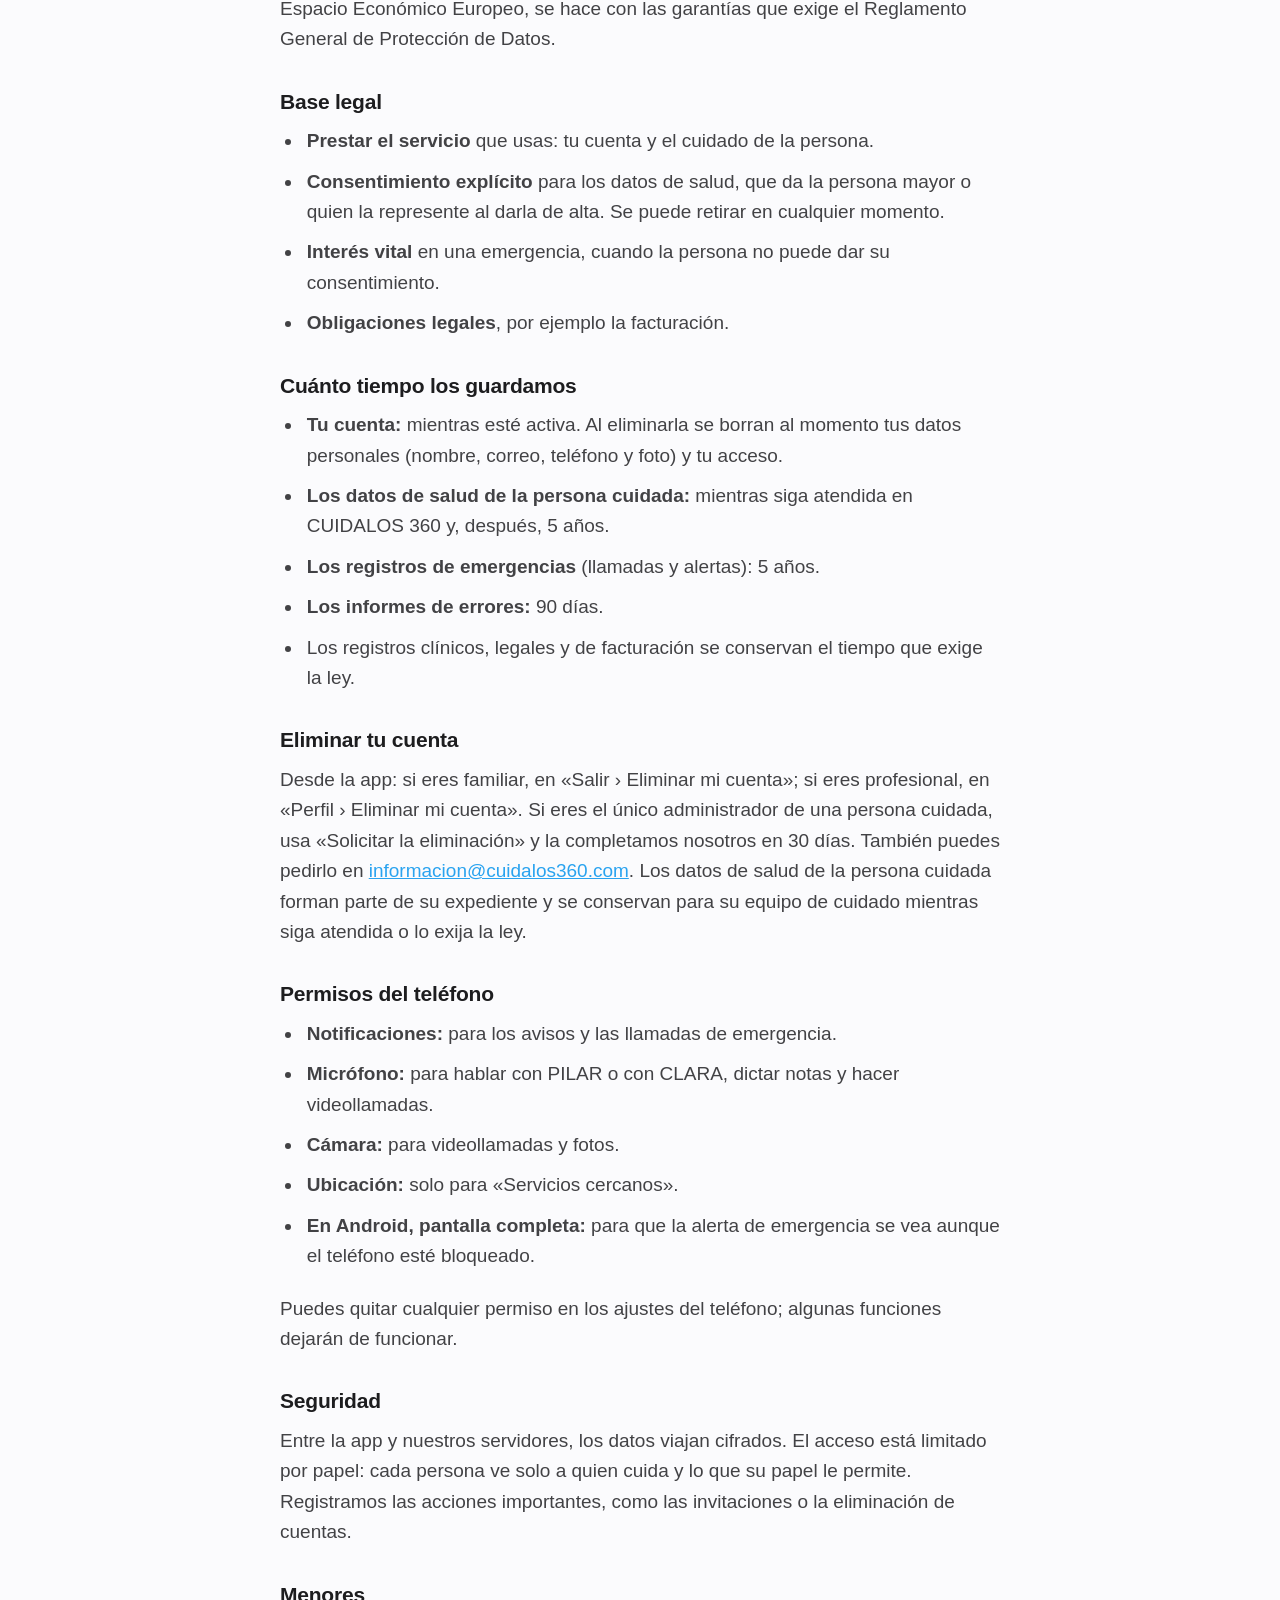
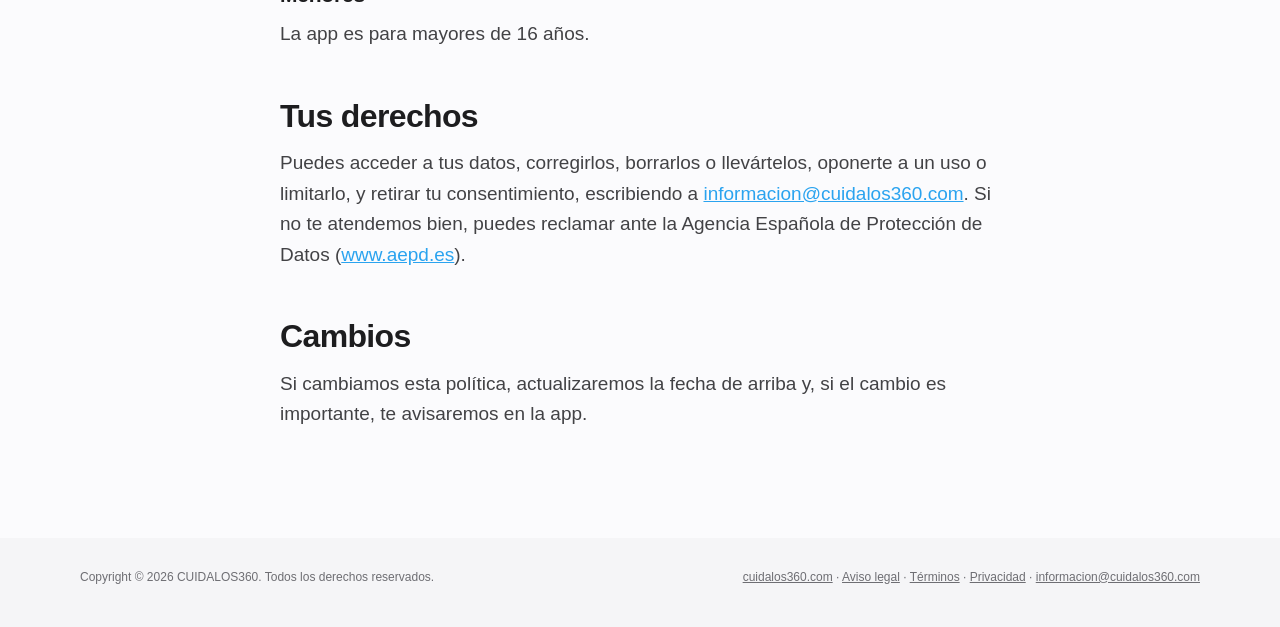
<file: privacidad.html>
<!doctype html>
<html lang="es"><head>
<meta charset="utf-8"><meta name="viewport" content="width=device-width, initial-scale=1">
<title>Política de privacidad · CUIDALOS360</title>
<meta name="description" content="Cómo trata CUIDALOS360 los datos de la web y de la app CUIDALOS 360.">
<link rel="canonical" href="https://cuidalos360.com/privacidad.html">
<link rel="icon" href="/img/favicon.png">
<link rel="stylesheet" href="/articulos/estilo.css">
</head><body>
<header class="nav"><div class="wrap">
  <a class="brand" href="/"><img src="/img/logo.png" alt="Logo de CUIDALOS360">CUIDALOS<b>360</b></a>
  <a class="btn btn-gold" href="/#contacto">Sé de los primeros</a>
</div></header>
<main>
<div class="narrow art-head">
  <h1>Política de privacidad</h1>
  <p class="meta">Última actualización: 4 de noviembre de 2026</p>
</div>
<article class="narrow prose" style="padding-bottom:90px">
<p>Esta política cubre la web cuidalos360.com y la app CUIDALOS 360: la del iPhone, la de Android y la de la tablet de la persona mayor.</p>

<h2>Responsable del tratamiento</h2>
<p>PESCA DE LA REINA SL (CUIDALOS360) · CIF B87594495 · C/ José Ortega y Gasset 63, 7º C, 28006 Madrid, España · <a href="mailto:informacion@cuidalos360.com">informacion@cuidalos360.com</a> · Tel. 914 389 925</p>

<h2>La web</h2>
<h3>Qué datos recogemos</h3>
<p>A través de los formularios de esta web recogemos solo los datos que tú nos envías: nombre, país o ciudad, WhatsApp o correo electrónico, tu perfil (familia o profesional) y, si eres profesional, tu profesión.</p>
<h3>Para qué los usamos</h3>
<ul>
<li>Avisarte del lanzamiento de CUIDALOS360 y de novedades relacionadas, por WhatsApp o correo electrónico, si así lo has aceptado.</li>
<li>Si eres profesional, contactarte para completar tu alta en el marketplace.</li>
</ul>
<p>No vendemos ni cedemos tus datos a terceros con fines comerciales.</p>
<h3>Base legal</h3>
<p>Tu consentimiento, que nos das al marcar la casilla del formulario. Puedes retirarlo en cualquier momento: responde «BAJA» a cualquier mensaje de WhatsApp o escríbenos a informacion@cuidalos360.com.</p>
<h3>WhatsApp y asistente con IA</h3>
<p>Si nos escribes por WhatsApp, te atiende Mary, nuestra asistente con inteligencia artificial. Tus mensajes se transmiten a través de WhatsApp (Meta) y se procesan con un proveedor de inteligencia artificial (Anthropic) solo para responderte; guardamos el historial de la conversación para darte continuidad. Puedes pedir hablar con una persona en cualquier momento.</p>
<h3>Dónde se guardan</h3>
<p>Los formularios se procesan a través de Netlify, el proveedor de alojamiento de esta web. Conservamos tus datos mientras sean necesarios para estos fines o hasta que nos pidas borrarlos. Para eliminar tu cuenta y sus datos, sigue los pasos de <a href="/eliminar-cuenta.html">Eliminar tu cuenta</a>.</p>
<h3>Cookies</h3>
<p>Esta web no usa cookies de publicidad ni de seguimiento. Los vídeos se muestran con el modo de privacidad mejorada de YouTube, que no guarda cookies hasta que reproduces un vídeo.</p>
<h3>Contador de visitas</h3>
<p>Contamos las visitas a cada página y la web desde la que llegas (por ejemplo, google.com), sin cookies y sin guardar tu dirección IP ni ningún otro dato personal. Solo lo usamos para saber cuántas personas visitan la web.</p>

<h2>La app CUIDALOS 360</h2>
<p>CUIDALOS 360 sirve para cuidar a una persona mayor entre varios: avisa a su familia y a quien la cuida cuando pide ayuda o se cae, organiza su medicación, sus citas y su alimentación, y la conecta con su equipo de cuidado.</p>

<h3>Qué datos tratamos</h3>
<ul>
<li><b>Tu cuenta:</b> nombre, correo electrónico, teléfono, tu papel (familiar, cuidador o profesional) y un identificador de usuario. Si eres profesional, también tu profesión, tu especialidad, tu número de colegiado o licencia y el documento de identidad con el que te verificamos.</li>
<li><b>La persona que cuidas</b> (los introduce su familia o su equipo de cuidado): nombre, edad o fecha de nacimiento, sexo, su domicilio (para poder mandar ayuda en una emergencia), los contactos de emergencia y sus <b>datos de salud</b>: diagnósticos, alergias e intolerancias, medicación y tomas, citas, recetas, documentos clínicos, perfil de alimentación y menús.</li>
<li><b>El reloj y la tablet:</b> la ubicación GPS del reloj, las alarmas de SOS, de caída y de pulso, lo que mide el reloj (pulso, oxígeno, tensión y temperatura), los pasos y la actividad, la batería, y el identificador del reloj (IMEI) y de la tablet.</li>
<li><b>Comunicaciones:</b> los mensajes del chat entre la familia y los profesionales, los avisos que enviamos, las llamadas de emergencia (a qué número, a qué hora y qué pasó), las videollamadas (que no se graban), las fotos que subes o que toma el reloj cuando la familia lo pide, y tu voz cuando hablas con PILAR o con CLARA o dictas una nota.</li>
<li><b>Tu teléfono:</b> un identificador para enviarte avisos y llamadas de emergencia, y tu ubicación solo si usas «Servicios cercanos» y das permiso.</li>
<li><b>Errores de la app:</b> informes técnicos para corregir fallos, que se envían sin tu dirección IP.</li>
</ul>

<h3>Para qué los usamos</h3>
<ul>
<li><b>Emergencias:</b> avisar al equipo de cuidado y pedir ayuda (llamadas telefónicas, alerta en pantalla completa, notificaciones, SMS y WhatsApp) y abrir una videollamada con la tablet de la persona mayor.</li>
<li><b>El cuidado del día a día:</b> pastillero y recordatorios, citas, chat, expediente, menús y lista de la compra.</li>
<li><b>Los asistentes con inteligencia artificial</b> (ver el apartado siguiente).</li>
<li><b>Verificar a los profesionales</b> antes de que atiendan a nadie.</li>
<li><b>La seguridad y el funcionamiento de la app</b>, y la corrección de errores.</li>
</ul>
<p>No vendemos datos, no mostramos publicidad y no hacemos seguimiento entre apps o webs de otras empresas.</p>

<h3>Inteligencia artificial</h3>
<p>Algunas funciones usan inteligencia artificial de otras empresas:</p>
<ul>
<li><b>CLARA</b> (por escrito y dictado): OpenAI recibe lo que escribes y el audio que dictas, para responderte o transcribirlo.</li>
<li><b>CLARA por voz y PILAR</b> (la voz en la tablet): ElevenLabs procesa la conversación de voz.</li>
<li><b>Menú y recetas:</b> OpenAI recibe el perfil de alimentación <b>sin nombre ni identificadores</b> (edad, diagnósticos, alergias y restricciones).</li>
</ul>
<p>Solo enviamos lo necesario para cada función, y estas empresas tratan los datos por encargo nuestro, solo para prestar la función que usas. La IA no sustituye al médico: lo que indica el médico manda siempre. Puedes no usar estas funciones y el resto de la app sigue funcionando.</p>

<h3>Quién más ve los datos</h3>
<p><b>El equipo de cuidado.</b> Cada persona que invita el administrador de la persona mayor (familiares, cuidadores, médicos) ve solo lo que su papel le permite. Por ejemplo, el perfil de alimentación solo lo ven y lo cambian el familiar principal y el médico o nutricionista.</p>
<p><b>Las empresas que nos prestan el servicio</b>, por encargo nuestro y solo para eso:</p>
<ul>
<li><b>Google (Firebase y Google Cloud)</b>: cuentas, base de datos, archivos, servidor, notificaciones y el servidor de los relojes. EE. UU.</li>
<li><b>Twilio</b>: llamadas telefónicas y SMS de emergencia. EE. UU.</li>
<li><b>Meta (WhatsApp Business)</b>: avisos por WhatsApp. EE. UU.</li>
<li><b>Daily</b>: videollamadas, sin grabación. EE. UU.</li>
<li><b>ElevenLabs</b>: la voz de CLARA y de PILAR. EE. UU.</li>
<li><b>OpenAI</b>: CLARA, la transcripción de voz, los menús y las recetas. EE. UU.</li>
<li><b>Resend</b>: correos (invitaciones y avisos). EE. UU.</li>
<li><b>Apple y Expo</b>: la entrega de notificaciones y llamadas en tu teléfono. EE. UU.</li>
<li><b>Sentry</b>: informes de errores. Alemania (UE).</li>
<li><b>Google Maps</b>: mapas y la posición del reloj.</li>
<li><b>Stripe</b>: el pago de planes de profesionales (no en iPhone). EE. UU.</li>
<li><b>Apple y Google Play</b>: el pago de las suscripciones compradas dentro de la app. Recibimos de la tienda el producto, el estado y las fechas de la suscripción, nunca tu tarjeta. EE. UU.</li>
<li><b>EZVIZ y Amazon</b>: solo si conectas cámaras EZVIZ o usas la música de Amazon en la tablet; reciben lo necesario para que funcionen.</li>
<li><b>Open-Meteo</b>: el tiempo de tu ciudad; solo recibe el nombre de la ciudad.</li>
</ul>

<h3>Dónde se guardan</h3>
<p>En servidores de Google Cloud en Estados Unidos. Cuando los datos salen del Espacio Económico Europeo, se hace con las garantías que exige el Reglamento General de Protección de Datos.</p>

<h3>Base legal</h3>
<ul>
<li><b>Prestar el servicio</b> que usas: tu cuenta y el cuidado de la persona.</li>
<li><b>Consentimiento explícito</b> para los datos de salud, que da la persona mayor o quien la represente al darla de alta. Se puede retirar en cualquier momento.</li>
<li><b>Interés vital</b> en una emergencia, cuando la persona no puede dar su consentimiento.</li>
<li><b>Obligaciones legales</b>, por ejemplo la facturación.</li>
</ul>

<h3>Cuánto tiempo los guardamos</h3>
<ul>
<li><b>Tu cuenta:</b> mientras esté activa. Al eliminarla se borran al momento tus datos personales (nombre, correo, teléfono y foto) y tu acceso.</li>
<li><b>Los datos de salud de la persona cuidada:</b> mientras siga atendida en CUIDALOS 360 y, después, 5 años.</li>
<li><b>Los registros de emergencias</b> (llamadas y alertas): 5 años.</li>
<li><b>Los informes de errores:</b> 90 días.</li>
<li>Los registros clínicos, legales y de facturación se conservan el tiempo que exige la ley.</li>
</ul>

<h3>Eliminar tu cuenta</h3>
<p>Desde la app: si eres familiar, en «Salir › Eliminar mi cuenta»; si eres profesional, en «Perfil › Eliminar mi cuenta». Si eres el único administrador de una persona cuidada, usa «Solicitar la eliminación» y la completamos nosotros en 30 días. También puedes pedirlo en <a href="mailto:informacion@cuidalos360.com">informacion@cuidalos360.com</a>. Los datos de salud de la persona cuidada forman parte de su expediente y se conservan para su equipo de cuidado mientras siga atendida o lo exija la ley.</p>

<h3>Permisos del teléfono</h3>
<ul>
<li><b>Notificaciones:</b> para los avisos y las llamadas de emergencia.</li>
<li><b>Micrófono:</b> para hablar con PILAR o con CLARA, dictar notas y hacer videollamadas.</li>
<li><b>Cámara:</b> para videollamadas y fotos.</li>
<li><b>Ubicación:</b> solo para «Servicios cercanos».</li>
<li><b>En Android, pantalla completa:</b> para que la alerta de emergencia se vea aunque el teléfono esté bloqueado.</li>
</ul>
<p>Puedes quitar cualquier permiso en los ajustes del teléfono; algunas funciones dejarán de funcionar.</p>

<h3>Seguridad</h3>
<p>Entre la app y nuestros servidores, los datos viajan cifrados. El acceso está limitado por papel: cada persona ve solo a quien cuida y lo que su papel le permite. Registramos las acciones importantes, como las invitaciones o la eliminación de cuentas.</p>

<h3>Menores</h3>
<p>La app es para mayores de 16 años.</p>

<h2>Tus derechos</h2>
<p>Puedes acceder a tus datos, corregirlos, borrarlos o llevártelos, oponerte a un uso o limitarlo, y retirar tu consentimiento, escribiendo a <a href="mailto:informacion@cuidalos360.com">informacion@cuidalos360.com</a>. Si no te atendemos bien, puedes reclamar ante la Agencia Española de Protección de Datos (<a href="https://www.aepd.es">www.aepd.es</a>).</p>

<h2>Cambios</h2>
<p>Si cambiamos esta política, actualizaremos la fecha de arriba y, si el cambio es importante, te avisaremos en la app.</p>
</article>
</main>
<footer><div class="wrap row"><span>Copyright © 2026 CUIDALOS360. Todos los derechos reservados.</span><span><a href="/">cuidalos360.com</a> · <a href="/aviso-legal.html">Aviso legal</a> · <a href="/terminos.html">Términos</a> · <a href="/privacidad.html">Privacidad</a> · <a href="mailto:informacion@cuidalos360.com">informacion@cuidalos360.com</a></span></div></footer>
<script>/* Contador de visitas: sin cookies ni datos personales (ver /privacidad.html) */try{if(navigator.sendBeacon)navigator.sendBeacon('https://cuidalos360-bot.netlify.app/.netlify/functions/visita',JSON.stringify({p:location.pathname,r:document.referrer?new URL(document.referrer).hostname:''}))}catch(_){}</script>
<script src="/mary-chat.js" defer></script>
</body></html>
</file>
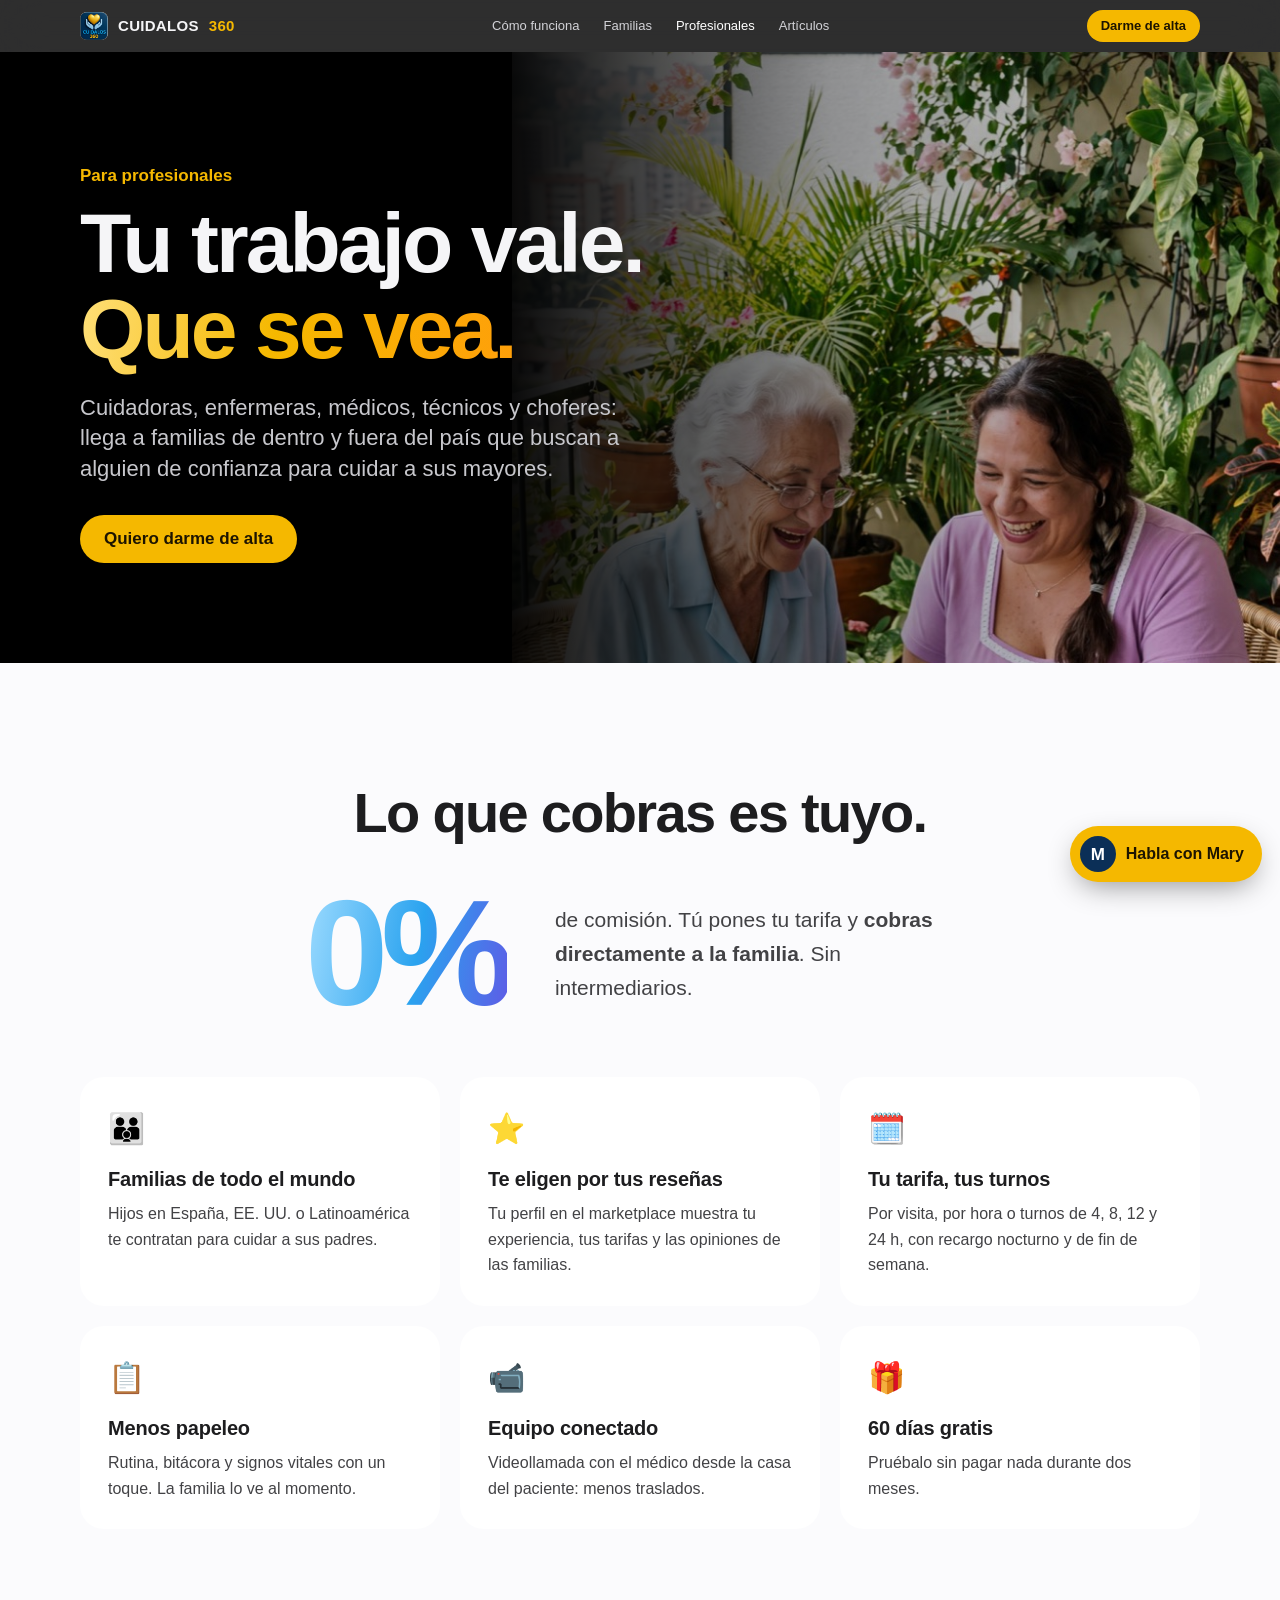
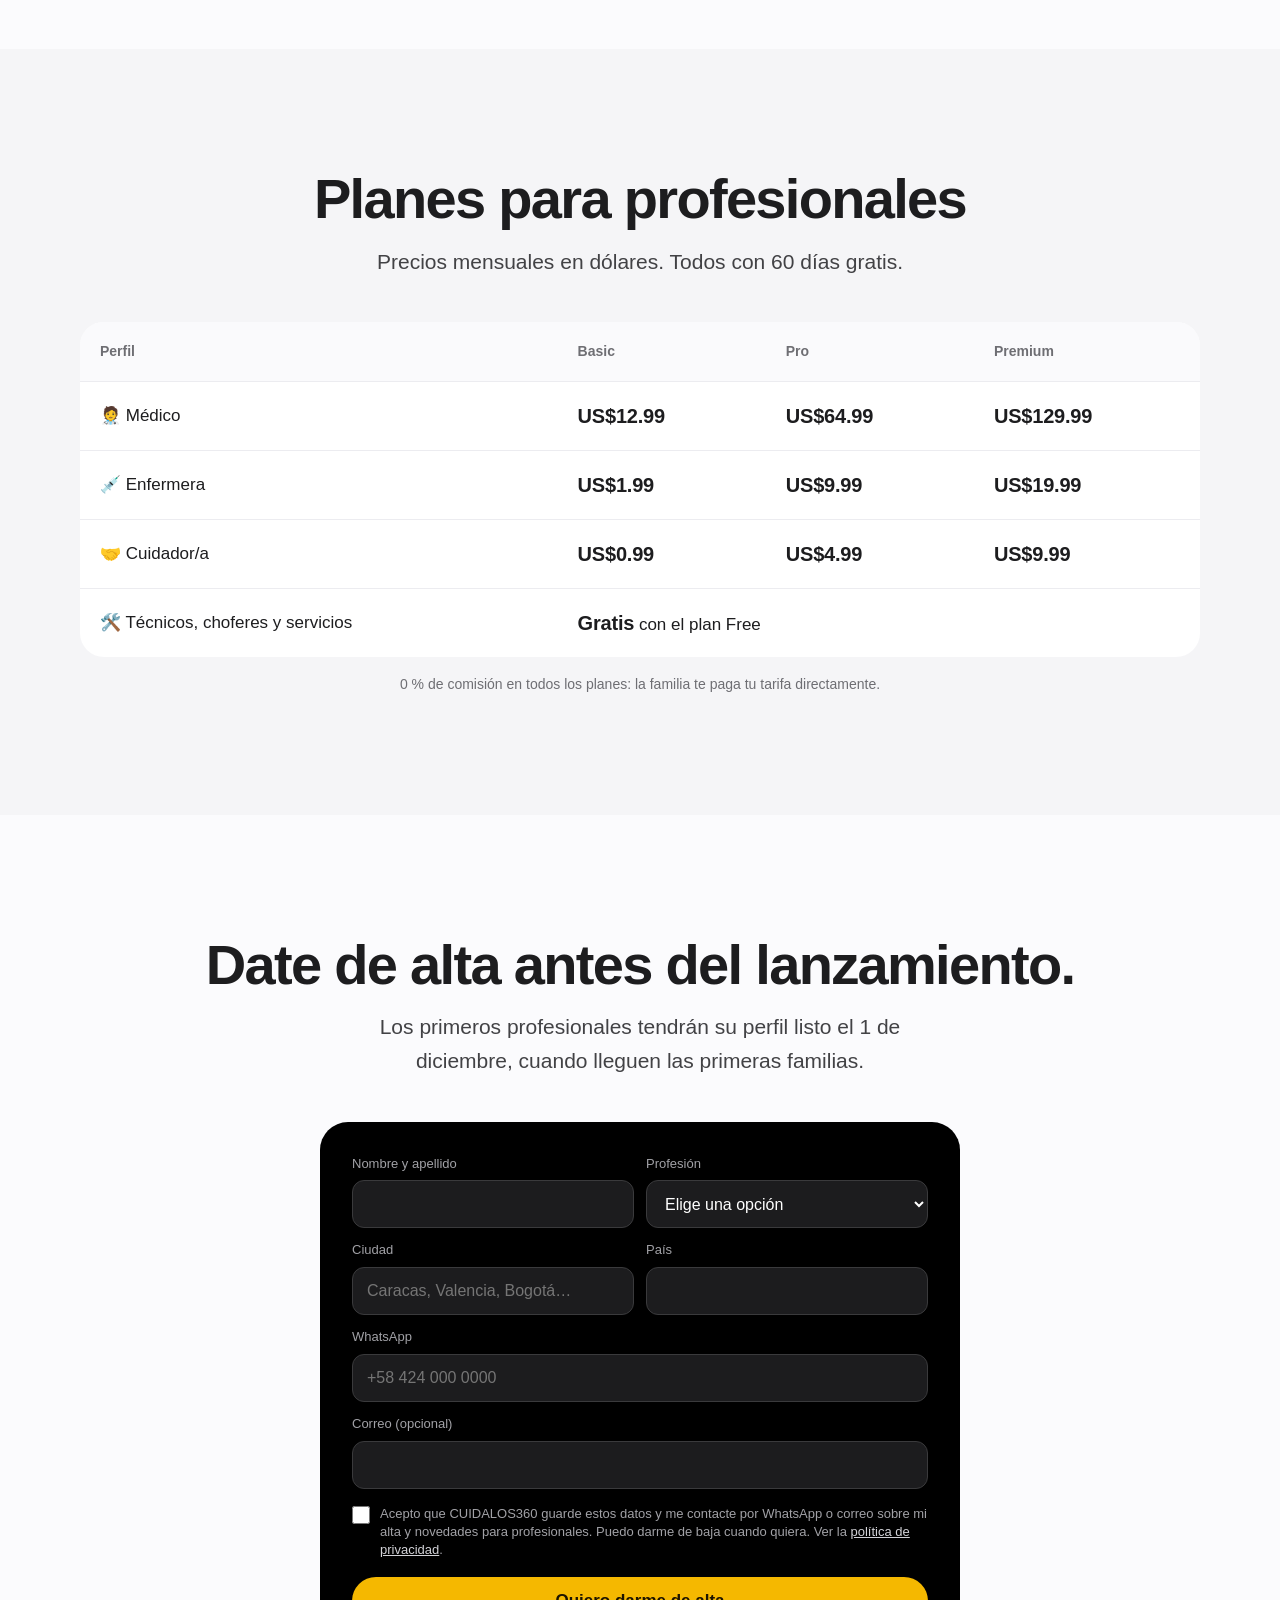
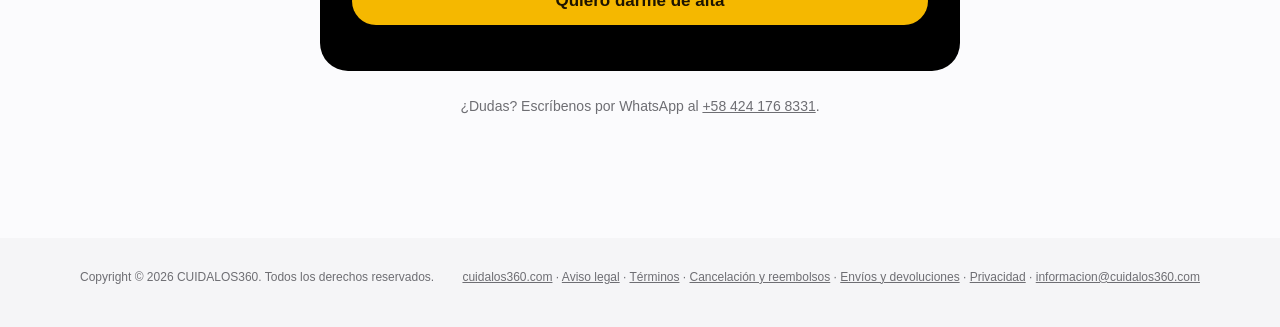
<file: profesionales.html>
<!doctype html>
<html lang="es">
<head>
<meta charset="utf-8">
<meta name="viewport" content="width=device-width, initial-scale=1, viewport-fit=cover">
<title>Trabaja con CUIDALOS360 · Cuidadoras, enfermeras y médicos · 0 % de comisión</title>
<meta name="description" content="Únete a CUIDALOS360 como cuidadora, enfermera, médico o prestador de servicios. 0 % de comisión: tú pones tu tarifa y cobras directamente a la familia. 60 días gratis.">
<link rel="canonical" href="https://cuidalos360.com/profesionales.html">
<meta property="og:type" content="website"><meta property="og:site_name" content="CUIDALOS360"><meta property="og:locale" content="es_ES">
<meta property="og:url" content="https://cuidalos360.com/profesionales.html">
<meta property="og:title" content="Trabaja con CUIDALOS360 · 0 % de comisión">
<meta property="og:description" content="Más familias, menos papeleo. Tú pones tu tarifa y cobras directamente. 60 días gratis.">
<meta property="og:image" content="https://cuidalos360.com/img/cuidadora.jpg">
<meta name="twitter:card" content="summary_large_image">
<meta name="theme-color" content="#000000">
<link rel="icon" href="/img/favicon.png">
<link rel="stylesheet" href="/articulos/estilo.css">
<style>
.phero{position:relative;background:#000;color:#f5f5f7;overflow:hidden}
.phero img{position:absolute;right:0;top:0;height:100%;width:min(60%,820px);object-fit:cover;object-position:50% 25%}
.phero::after{content:"";position:absolute;inset:0;background:linear-gradient(90deg,#000 38%,rgba(0,0,0,.4) 65%,rgba(0,0,0,.05) 100%)}
.phero .wrap{position:relative;z-index:1;padding:110px 0 100px}
.phero h1{font-size:clamp(40px,7vw,84px);line-height:1.02;letter-spacing:-.035em;max-width:720px;margin-top:12px}
.phero h1 span{background:linear-gradient(100deg,#ffe07a,#f5b800 45%,#ff9f0a);-webkit-background-clip:text;background-clip:text;color:transparent}
.phero p.l{font-size:clamp(18px,2vw,22px);color:#c7c7cc;max-width:540px;margin-top:20px;line-height:1.4}
.phero .btn{margin-top:30px}
@media (max-width:760px){.phero img{width:100%;opacity:.45}.phero::after{background:linear-gradient(0deg,#000 20%,rgba(0,0,0,.5))}}
.sec{padding:clamp(70px,10vw,120px) 0}
.center{text-align:center}
.h2{font-size:clamp(32px,5vw,56px);line-height:1.06;letter-spacing:-.03em}
.sub{font-size:clamp(18px,2vw,21px);color:var(--ink-2);margin:16px auto 0;max-width:620px}
.zero{display:flex;align-items:center;justify-content:center;gap:clamp(20px,4vw,48px);flex-wrap:wrap;margin-top:44px}
.zero b{font-size:clamp(80px,12vw,150px);font-weight:800;letter-spacing:-.05em;line-height:.9;background:linear-gradient(100deg,#9fdcff,#2aa3ef 55%,#5e5ce6);-webkit-background-clip:text;background-clip:text;color:transparent}
.zero p{max-width:420px;font-size:21px;color:var(--ink-2);text-align:left}
.ben{display:grid;grid-template-columns:repeat(3,1fr);gap:20px;margin-top:56px}
.ben div{background:#fff;border-radius:24px;padding:28px}
.ben i{font-style:normal;font-size:30px}
.ben h3{font-size:20px;margin-top:10px;letter-spacing:-.01em}
.ben p{font-size:16px;color:var(--ink-2);margin-top:6px}
.gray{background:var(--gray)}
table.pr{width:100%;border-collapse:separate;border-spacing:0;margin-top:44px;background:#fff;border-radius:24px;overflow:hidden;font-size:17px}
.pr th,.pr td{padding:18px 20px;text-align:left;border-bottom:1px solid #ececf0}
.pr th{font-size:14px;color:var(--muted);font-weight:600;background:#fafafc}
.pr td b{font-size:20px;letter-spacing:-.01em}
.pr tr:last-child td{border-bottom:0}
.note{font-size:14px;color:var(--muted);margin-top:16px;text-align:center}
.formbox{max-width:640px;margin:44px auto 0;background:#000;color:#f5f5f7;border-radius:28px;padding:32px}
.formbox .grid{display:grid;grid-template-columns:1fr 1fr;gap:12px}
.formbox label{display:flex;flex-direction:column;gap:6px;font-size:13px;color:#a1a1a6;font-weight:500}
.formbox .full{grid-column:1/-1}
.formbox input,.formbox select{height:48px;border-radius:12px;border:1px solid #3a3a3c;background:#1c1c1e;color:#fff;padding:0 14px;font:inherit;font-size:16px}
.formbox input:focus,.formbox select:focus{outline:2px solid var(--gold);border-color:transparent}
.formbox .ok{display:flex;flex-direction:row;gap:10px;align-items:flex-start;margin-top:16px;line-height:1.4}
.formbox .ok input{width:18px;height:18px;margin-top:1px;flex:none;accent-color:var(--gold)}
.formbox .ok a{color:#d2d2d7}
.formbox button{margin-top:18px;width:100%;justify-content:center;border:0;cursor:pointer;font-family:inherit}
.formbox .msg{margin-top:14px;font-size:15px}
.formbox .msg.good{color:#30d158}.formbox .msg.bad{color:#ff6961}
.hp{position:absolute;left:-9999px}
@media (max-width:860px){.ben{grid-template-columns:1fr}.pr{font-size:15px}.pr th,.pr td{padding:14px 12px}}
@media (max-width:600px){
  table.pr thead{display:none}
  table.pr,table.pr tbody,table.pr tr,table.pr td{display:block;width:100%}
  table.pr tr{padding:16px 18px;border-bottom:1px solid #ececf0;display:grid;grid-template-columns:repeat(3,1fr);gap:6px}
  table.pr td{border:0;padding:0}
  table.pr td:first-child{grid-column:1/-1;font-weight:600;margin-bottom:4px}
  table.pr td[colspan]{grid-column:1/-1}
  table.pr td:nth-child(2)::before{content:"Basic";display:block;font-size:12px;color:var(--muted)}
  table.pr td:nth-child(3)::before{content:"Pro";display:block;font-size:12px;color:var(--muted)}
  table.pr td:nth-child(4)::before{content:"Premium";display:block;font-size:12px;color:var(--muted)}
  table.pr td[colspan]::before{content:none}
  table.pr td b{font-size:17px}
}
@media (max-width:560px){.formbox{padding:22px}.formbox .grid{grid-template-columns:1fr}}
</style>
<script type="application/ld+json">{"@context":"https://schema.org","@type":"WebPage","name":"Trabaja con CUIDALOS360","url":"https://cuidalos360.com/profesionales.html","inLanguage":"es","publisher":{"@type":"Organization","name":"CUIDALOS360","url":"https://cuidalos360.com/"}}</script>
</head>
<body>
<header class="nav"><div class="wrap">
  <a class="brand" href="/"><img src="/img/logo.png" alt="Logo de CUIDALOS360">CUIDALOS<b>360</b></a>
  <nav><a href="/#como">Cómo funciona</a><a href="/#precios">Familias</a><a href="/profesionales.html" aria-current="page">Profesionales</a><a href="/articulos/">Artículos</a></nav>
  <a class="btn btn-gold" href="#alta">Darme de alta</a>
</div></header>

<main>
<section class="phero">
  <img src="/img/cuidadora.jpg" alt="Cuidadora profesional acompañando a una persona mayor">
  <div class="wrap">
    <p class="eyebrow">Para profesionales</p>
    <h1>Tu trabajo vale. <span>Que se vea.</span></h1>
    <p class="l">Cuidadoras, enfermeras, médicos, técnicos y choferes: llega a familias de dentro y fuera del país que buscan a alguien de confianza para cuidar a sus mayores.</p>
    <a class="btn btn-gold" href="#alta">Quiero darme de alta</a>
  </div>
</section>

<section class="sec">
  <div class="wrap center">
    <h2 class="h2">Lo que cobras es tuyo.</h2>
    <div class="zero"><b>0%</b><p>de comisión. Tú pones tu tarifa y <strong>cobras directamente a la familia</strong>. Sin intermediarios.</p></div>
    <div class="ben" style="text-align:left">
      <div><i>👪</i><h3>Familias de todo el mundo</h3><p>Hijos en España, EE. UU. o Latinoamérica te contratan para cuidar a sus padres.</p></div>
      <div><i>⭐</i><h3>Te eligen por tus reseñas</h3><p>Tu perfil en el marketplace muestra tu experiencia, tus tarifas y las opiniones de las familias.</p></div>
      <div><i>🗓️</i><h3>Tu tarifa, tus turnos</h3><p>Por visita, por hora o turnos de 4, 8, 12 y 24 h, con recargo nocturno y de fin de semana.</p></div>
      <div><i>📋</i><h3>Menos papeleo</h3><p>Rutina, bitácora y signos vitales con un toque. La familia lo ve al momento.</p></div>
      <div><i>📹</i><h3>Equipo conectado</h3><p>Videollamada con el médico desde la casa del paciente: menos traslados.</p></div>
      <div><i>🎁</i><h3>60 días gratis</h3><p>Pruébalo sin pagar nada durante dos meses.</p></div>
    </div>
  </div>
</section>

<section class="sec gray">
  <div class="wrap">
    <div class="center"><h2 class="h2">Planes para profesionales</h2><p class="sub">Precios mensuales en dólares. Todos con 60 días gratis.</p></div>
    <table class="pr">
      <thead><tr><th>Perfil</th><th>Basic</th><th>Pro</th><th>Premium</th></tr></thead>
      <tbody>
        <tr><td>🧑‍⚕️ Médico</td><td><b>US$12.99</b></td><td><b>US$64.99</b></td><td><b>US$129.99</b></td></tr>
        <tr><td>💉 Enfermera</td><td><b>US$1.99</b></td><td><b>US$9.99</b></td><td><b>US$19.99</b></td></tr>
        <tr><td>🤝 Cuidador/a</td><td><b>US$0.99</b></td><td><b>US$4.99</b></td><td><b>US$9.99</b></td></tr>
        <tr><td>🛠️ Técnicos, choferes y servicios</td><td colspan="3"><b>Gratis</b> con el plan Free</td></tr>
      </tbody>
    </table>
    <p class="note">0 % de comisión en todos los planes: la familia te paga tu tarifa directamente.</p>
  </div>
</section>

<section class="sec" id="alta">
  <div class="wrap center">
    <h2 class="h2">Date de alta antes del lanzamiento.</h2>
    <p class="sub">Los primeros profesionales tendrán su perfil listo el 1 de diciembre, cuando lleguen las primeras familias.</p>
    <form class="formbox" name="profesionales" method="POST" data-netlify="true" netlify-honeypot="bot-field" action="https://cuidalos360-bot.netlify.app/" id="pf" style="text-align:left">
      <input type="hidden" name="form-name" value="profesionales">
      <p class="hp"><label>Deja este campo vacío: <input name="bot-field" tabindex="-1" autocomplete="new-password" aria-hidden="true"></label></p>
      <div class="grid">
        <label>Nombre y apellido<input name="nombre" required autocomplete="name"></label>
        <label>Profesión
          <select name="profesion" required>
            <option value="">Elige una opción</option>
            <option>Cuidador/a</option><option>Enfermera/o</option><option>Médico/a</option>
            <option>Fisioterapeuta</option><option>Chofer o traslados</option><option>Técnico (hogar)</option><option>Limpieza o mantenimiento</option><option>Otro</option>
          </select>
        </label>
        <label>Ciudad<input name="ciudad" required placeholder="Caracas, Valencia, Bogotá…"></label>
        <label>País<input name="pais" required autocomplete="country-name"></label>
        <label class="full">WhatsApp<input name="whatsapp" required type="tel" autocomplete="tel" placeholder="+58 424 000 0000"></label>
        <label class="full">Correo (opcional)<input name="correo" type="email" autocomplete="email"></label>
      </div>
      <label class="ok"><input type="checkbox" name="consentimiento" value="si" required><span>Acepto que CUIDALOS360 guarde estos datos y me contacte por WhatsApp o correo sobre mi alta y novedades para profesionales. Puedo darme de baja cuando quiera. Ver la <a href="/privacidad.html">política de privacidad</a>.</span></label>
      <button class="btn btn-gold" type="submit">Quiero darme de alta</button>
      <p class="msg" id="pfmsg" role="status"></p>
    </form>
    <p class="note" style="margin-top:24px">¿Dudas? Escríbenos por WhatsApp al <a href="https://wa.me/584241768331?text=Hola%2C%20soy%20profesional%20y%20quiero%20darme%20de%20alta%20en%20CUIDALOS360" target="_blank" rel="noopener">+58 424 176 8331</a>.</p>
  </div>
</section>
</main>

<footer><div class="wrap row"><span>Copyright © 2026 CUIDALOS360. Todos los derechos reservados.</span><span><a href="/">cuidalos360.com</a> · <a href="/aviso-legal.html">Aviso legal</a> · <a href="/terminos.html">Términos</a> · <a href="/reembolsos.html">Cancelación y reembolsos</a> · <a href="/envios.html">Envíos y devoluciones</a> · <a href="/privacidad.html">Privacidad</a> · <a href="mailto:informacion@cuidalos360.com">informacion@cuidalos360.com</a></span></div></footer>

<script>
(function(){
  const f=document.getElementById('pf'),msg=document.getElementById('pfmsg');
  f.addEventListener('submit',async e=>{
    e.preventDefault();const b=f.querySelector('button');b.disabled=true;msg.className='msg';msg.textContent='Enviando…';
    try{await fetch('https://cuidalos360-bot.netlify.app/',{method:'POST',mode:'no-cors',headers:{'Content-Type':'application/x-www-form-urlencoded'},body:new URLSearchParams(new FormData(f)).toString()});f.querySelectorAll('.grid,.ok,button').forEach(x=>x.style.display='none');msg.className='msg good';msg.textContent='¡Recibido! Te escribiremos por WhatsApp para completar tu perfil. Gracias 💛';}
    catch(_){b.disabled=false;msg.className='msg bad';msg.textContent='No se pudo enviar. Inténtalo de nuevo o escríbenos por WhatsApp.';}
  });
})();
</script>
<script>/* Contador de visitas: sin cookies ni datos personales (ver /privacidad.html) */try{if(navigator.sendBeacon)navigator.sendBeacon('https://cuidalos360-bot.netlify.app/.netlify/functions/visita',JSON.stringify({p:location.pathname,r:document.referrer?new URL(document.referrer).hostname:''}))}catch(_){}</script>
<script src="/mary-chat.js" defer></script>
</body>
</html>
</file>
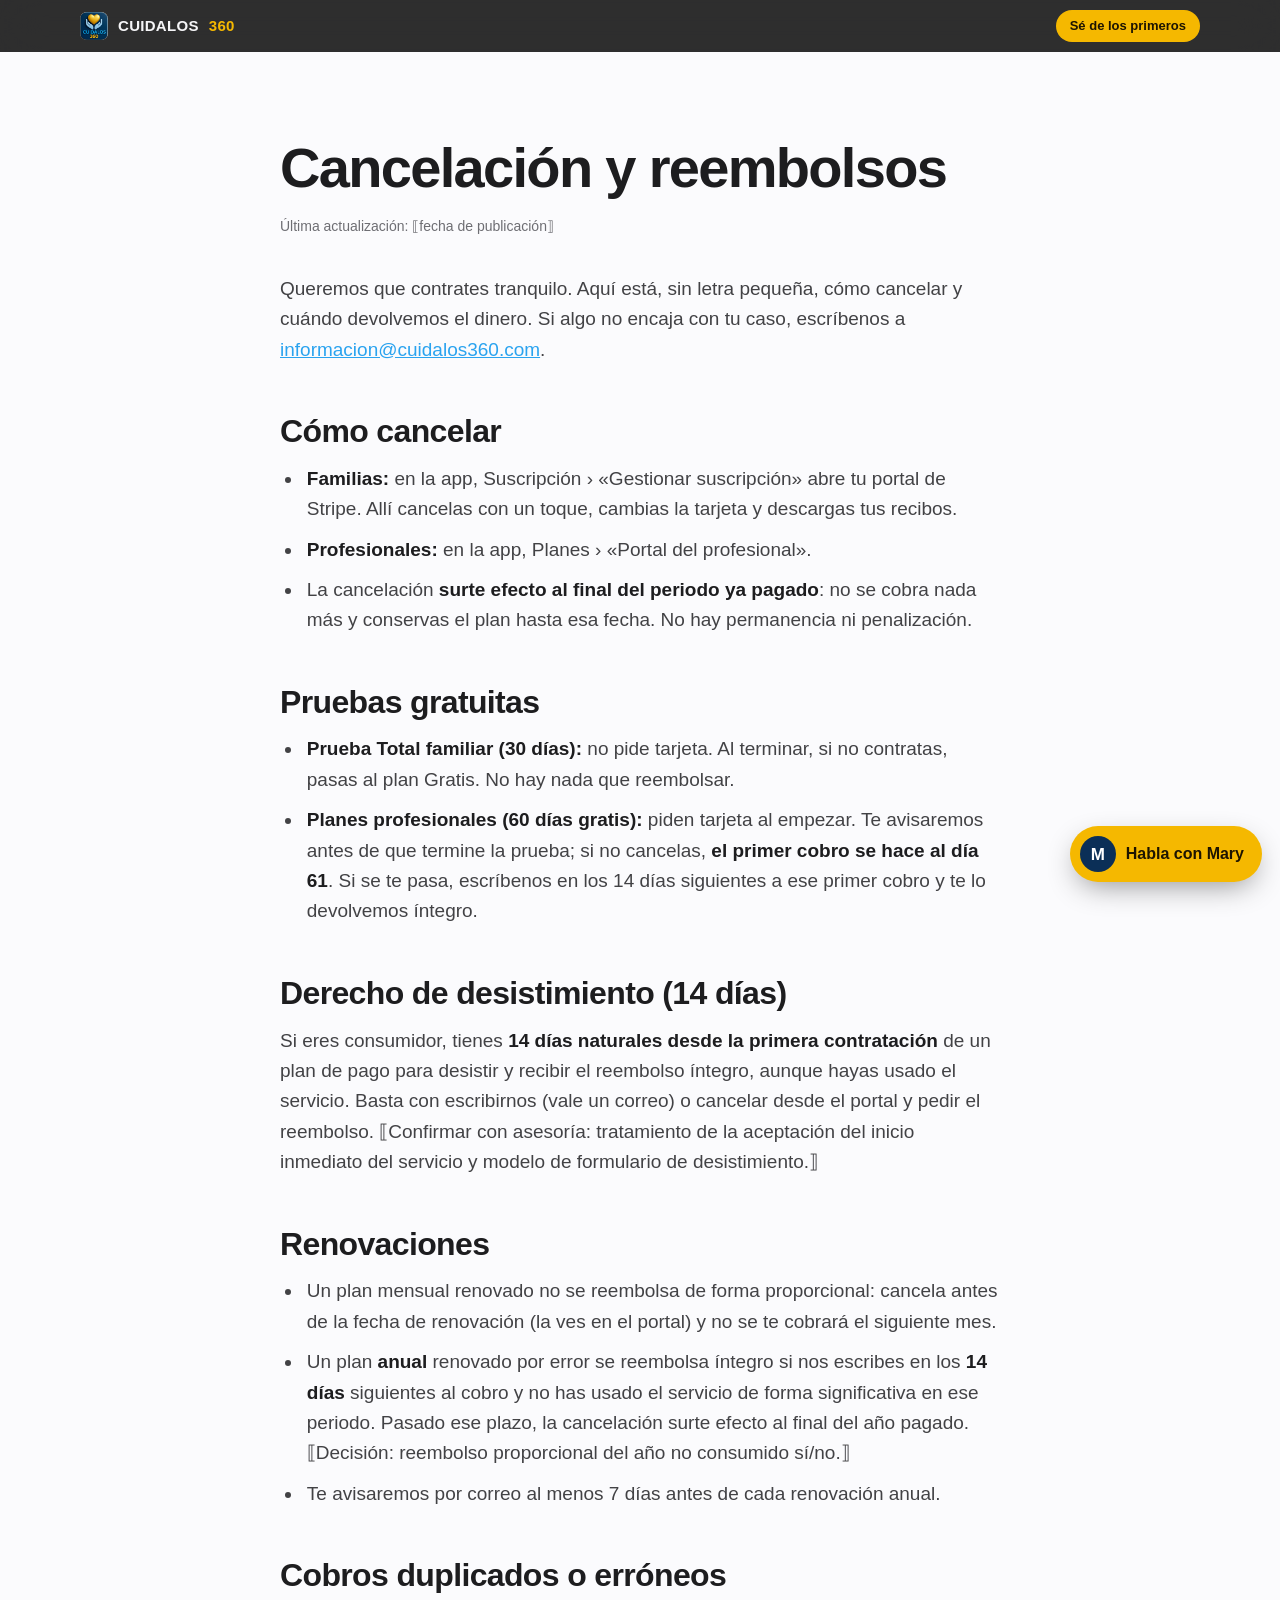
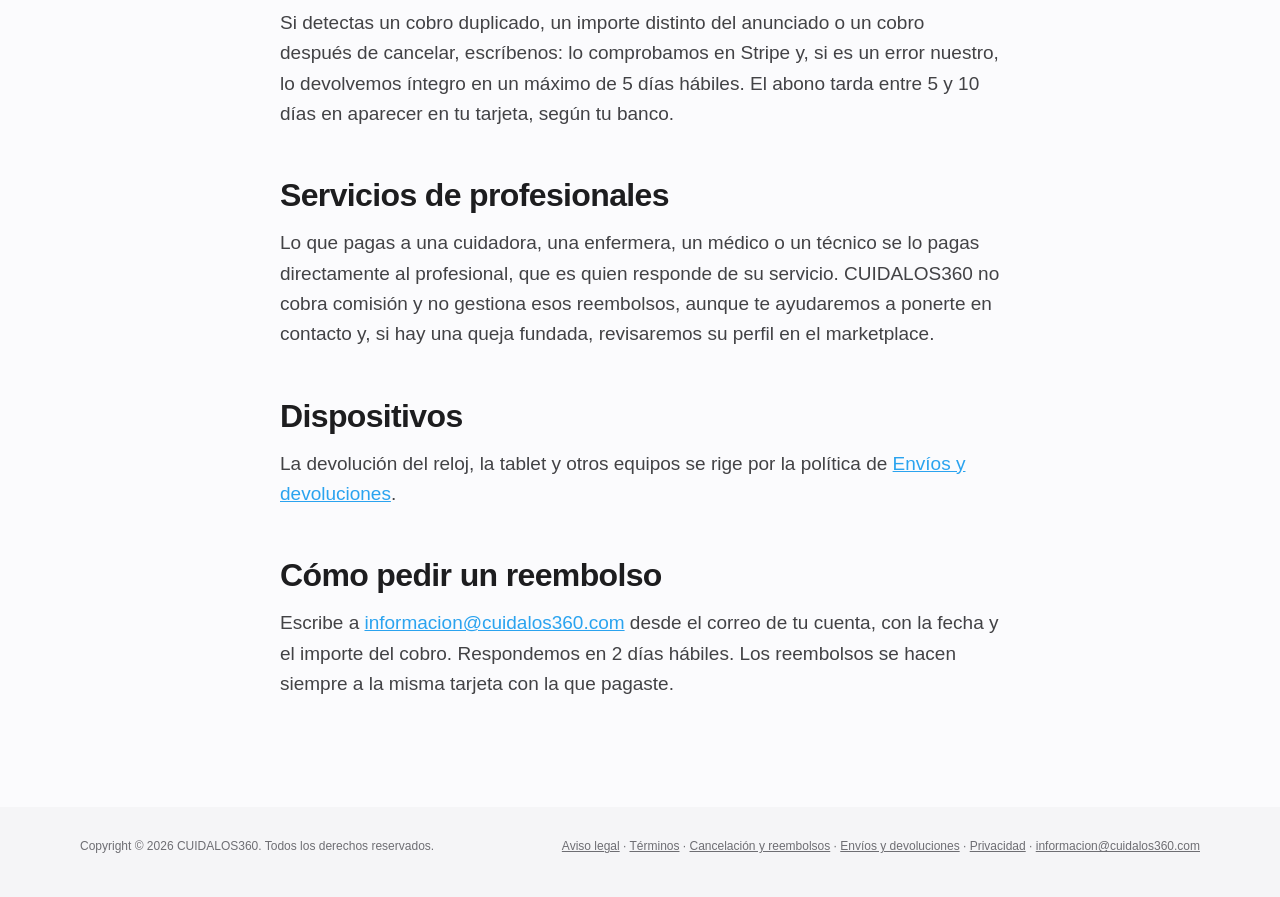
<file: reembolsos.html>
<!doctype html>
<html lang="es"><head>
<meta charset="utf-8"><meta name="viewport" content="width=device-width, initial-scale=1">
<title>Cancelación y reembolsos · CUIDALOS360</title>
<meta name="description" content="Cómo cancelar un plan de CUIDALOS 360, qué pasa con las pruebas gratuitas y las renovaciones, y cuándo devolvemos el dinero.">
<link rel="canonical" href="https://cuidalos360.com/reembolsos.html">
<link rel="icon" href="/img/favicon.png">
<link rel="stylesheet" href="/articulos/estilo.css">
</head><body>
<header class="nav"><div class="wrap">
<a class="brand" href="/"><img src="/img/logo.png" alt="Logo de CUIDALOS360">CUIDALOS<b>360</b></a>
<a class="btn btn-gold" href="/#contacto">Sé de los primeros</a>
</div></header>
<main>
<div class="narrow art-head">
<h1>Cancelación y reembolsos</h1>
<p class="meta">Última actualización: ⟦fecha de publicación⟧</p>
</div>
<article class="narrow prose" style="padding-bottom:90px">

<p>Queremos que contrates tranquilo. Aquí está, sin letra pequeña, cómo cancelar y cuándo devolvemos el dinero. Si algo no encaja con tu caso, escríbenos a <a href="mailto:informacion@cuidalos360.com">informacion@cuidalos360.com</a>.</p>
<h2>Cómo cancelar</h2>
<ul>
<li><strong>Familias:</strong> en la app, Suscripción › «Gestionar suscripción» abre tu portal de Stripe. Allí cancelas con un toque, cambias la tarjeta y descargas tus recibos.</li>
<li><strong>Profesionales:</strong> en la app, Planes › «Portal del profesional».</li>
<li>La cancelación <strong>surte efecto al final del periodo ya pagado</strong>: no se cobra nada más y conservas el plan hasta esa fecha. No hay permanencia ni penalización.</li>
</ul>
<h2>Pruebas gratuitas</h2>
<ul>
<li><strong>Prueba Total familiar (30 días):</strong> no pide tarjeta. Al terminar, si no contratas, pasas al plan Gratis. No hay nada que reembolsar.</li>
<li><strong>Planes profesionales (60 días gratis):</strong> piden tarjeta al empezar. Te avisaremos antes de que termine la prueba; si no cancelas, <strong>el primer cobro se hace al día 61</strong>. Si se te pasa, escríbenos en los 14 días siguientes a ese primer cobro y te lo devolvemos íntegro.</li>
</ul>
<h2>Derecho de desistimiento (14 días)</h2>
<p>Si eres consumidor, tienes <strong>14 días naturales desde la primera contratación</strong> de un plan de pago para desistir y recibir el reembolso íntegro, aunque hayas usado el servicio. Basta con escribirnos (vale un correo) o cancelar desde el portal y pedir el reembolso. ⟦Confirmar con asesoría: tratamiento de la aceptación del inicio inmediato del servicio y modelo de formulario de desistimiento.⟧</p>
<h2>Renovaciones</h2>
<ul>
<li>Un plan mensual renovado no se reembolsa de forma proporcional: cancela antes de la fecha de renovación (la ves en el portal) y no se te cobrará el siguiente mes.</li>
<li>Un plan <strong>anual</strong> renovado por error se reembolsa íntegro si nos escribes en los <strong>14 días</strong> siguientes al cobro y no has usado el servicio de forma significativa en ese periodo. Pasado ese plazo, la cancelación surte efecto al final del año pagado. ⟦Decisión: reembolso proporcional del año no consumido sí/no.⟧</li>
<li>Te avisaremos por correo al menos 7 días antes de cada renovación anual.</li>
</ul>
<h2>Cobros duplicados o erróneos</h2>
<p>Si detectas un cobro duplicado, un importe distinto del anunciado o un cobro después de cancelar, escríbenos: lo comprobamos en Stripe y, si es un error nuestro, lo devolvemos íntegro en un máximo de 5 días hábiles. El abono tarda entre 5 y 10 días en aparecer en tu tarjeta, según tu banco.</p>
<h2>Servicios de profesionales</h2>
<p>Lo que pagas a una cuidadora, una enfermera, un médico o un técnico se lo pagas directamente al profesional, que es quien responde de su servicio. CUIDALOS360 no cobra comisión y no gestiona esos reembolsos, aunque te ayudaremos a ponerte en contacto y, si hay una queja fundada, revisaremos su perfil en el marketplace.</p>
<h2>Dispositivos</h2>
<p>La devolución del reloj, la tablet y otros equipos se rige por la política de <a href="/envios.html">Envíos y devoluciones</a>.</p>
<h2>Cómo pedir un reembolso</h2>
<p>Escribe a <a href="mailto:informacion@cuidalos360.com">informacion@cuidalos360.com</a> desde el correo de tu cuenta, con la fecha y el importe del cobro. Respondemos en 2 días hábiles. Los reembolsos se hacen siempre a la misma tarjeta con la que pagaste.</p>
</article>
</main>
<footer><div class="wrap row"><span>Copyright © 2026 CUIDALOS360. Todos los derechos reservados.</span><span><a href="/aviso-legal.html">Aviso legal</a> · <a href="/terminos.html">Términos</a> · <a href="/reembolsos.html">Cancelación y reembolsos</a> · <a href="/envios.html">Envíos y devoluciones</a> · <a href="/privacidad.html">Privacidad</a> · <a href="mailto:informacion@cuidalos360.com">informacion@cuidalos360.com</a></span></div></footer>
<script>/* Contador de visitas: sin cookies ni datos personales (ver /privacidad.html) */try{if(navigator.sendBeacon)navigator.sendBeacon('https://cuidalos360-bot.netlify.app/.netlify/functions/visita',JSON.stringify({p:location.pathname,r:document.referrer?new URL(document.referrer).hostname:''}))}catch(_){}</script>
<script src="/mary-chat.js" defer></script>
</body></html>
</file>
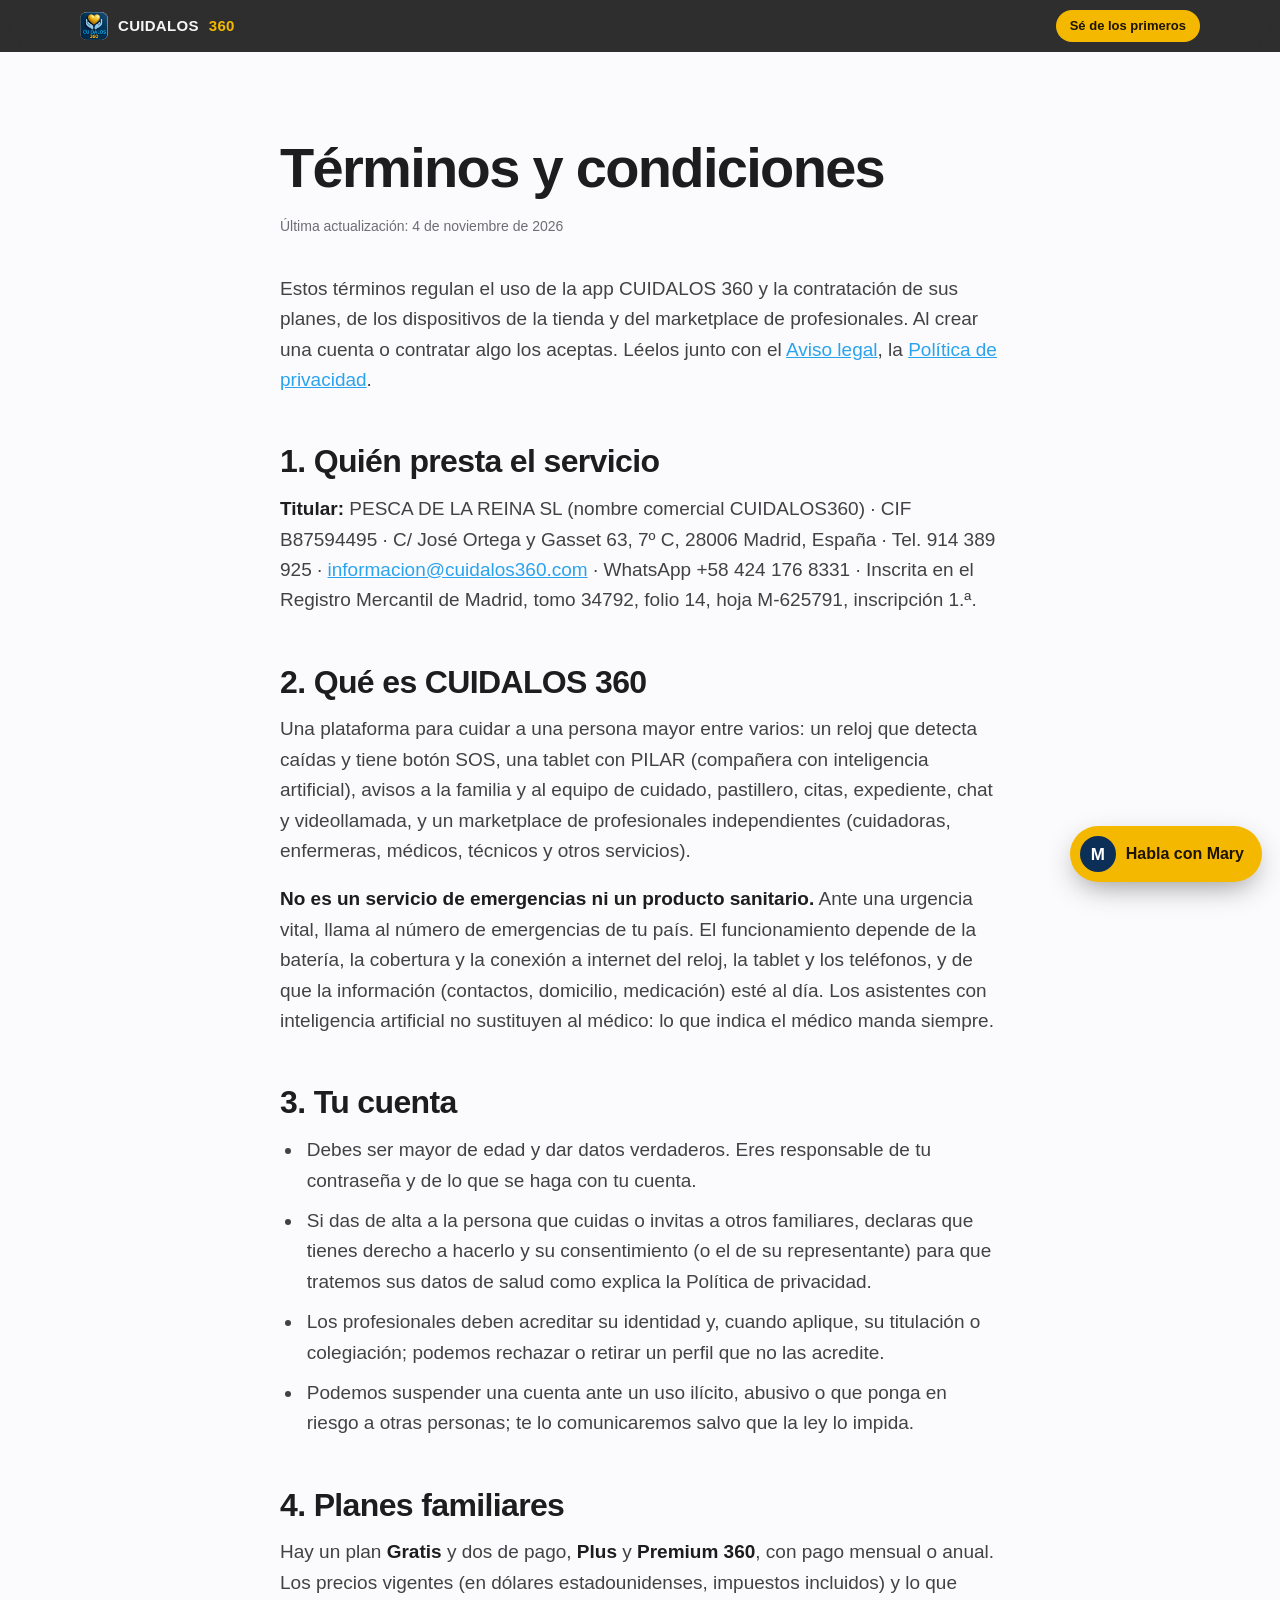
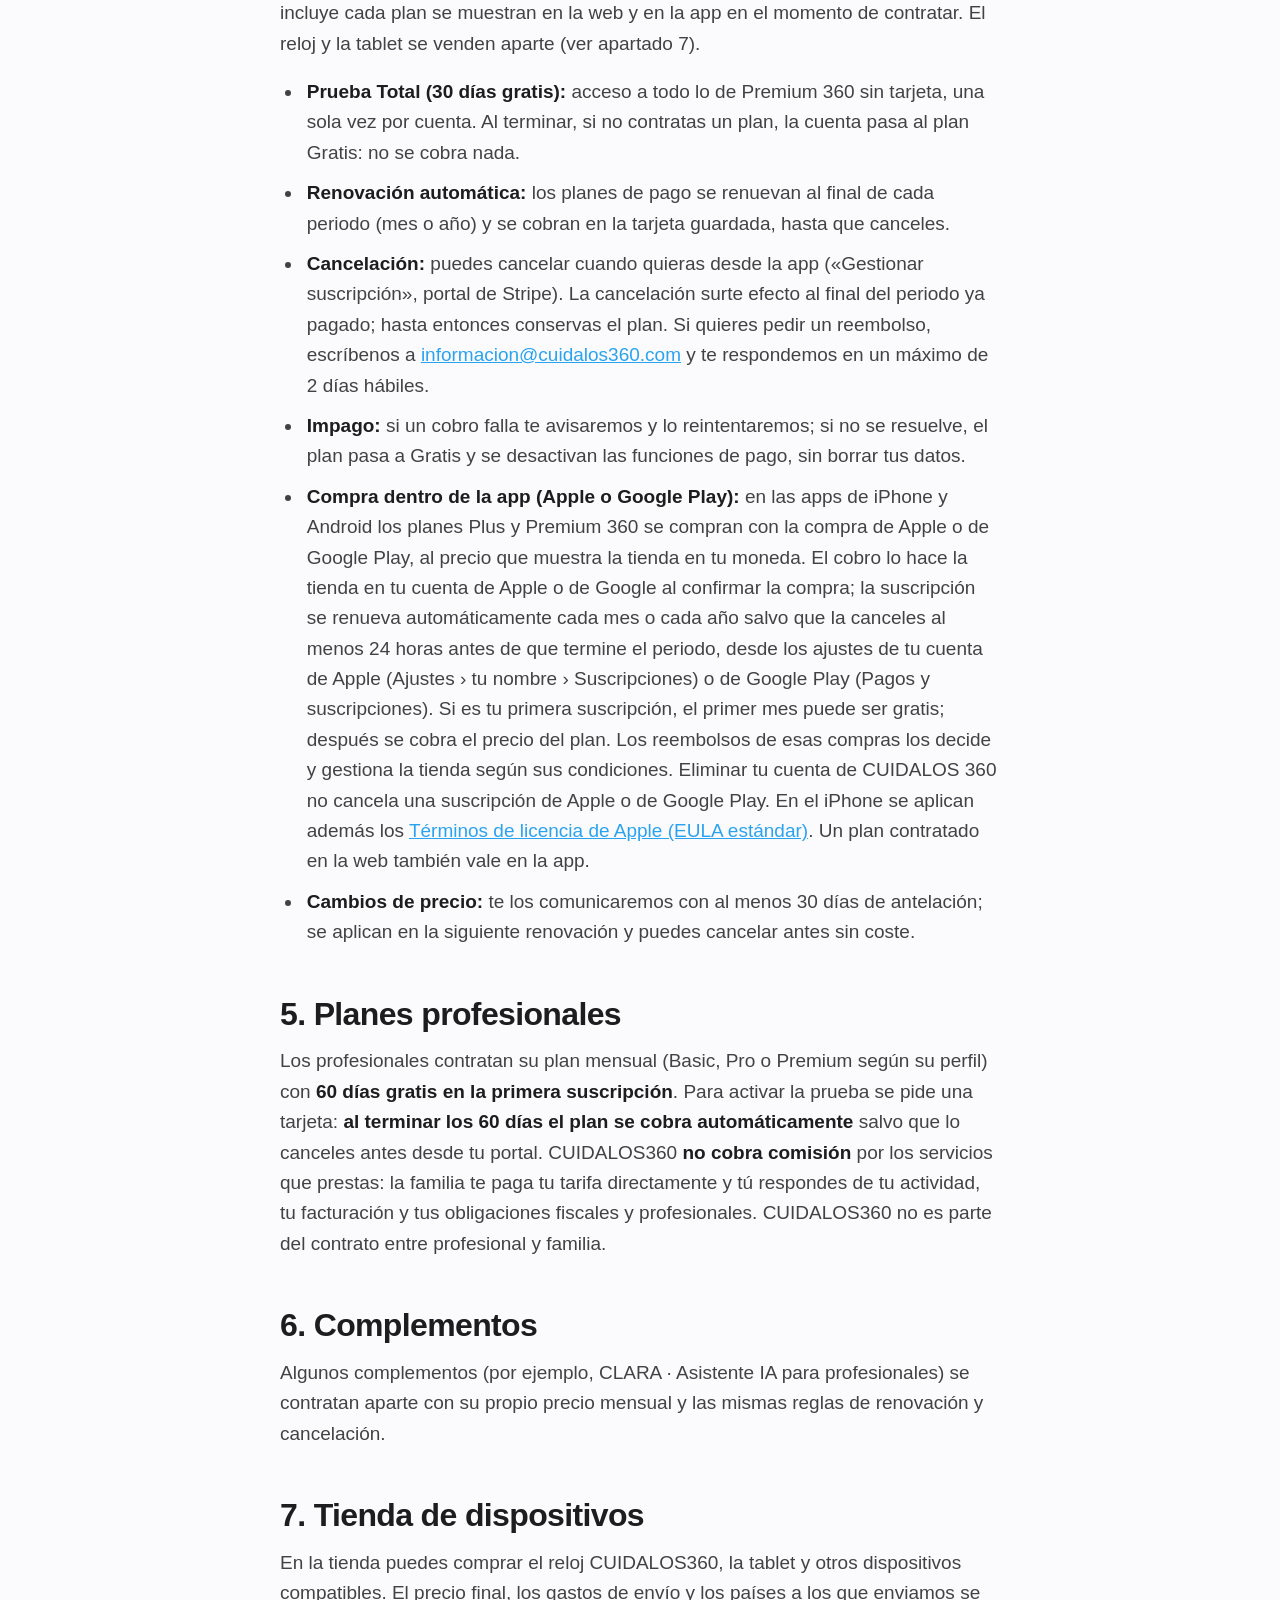
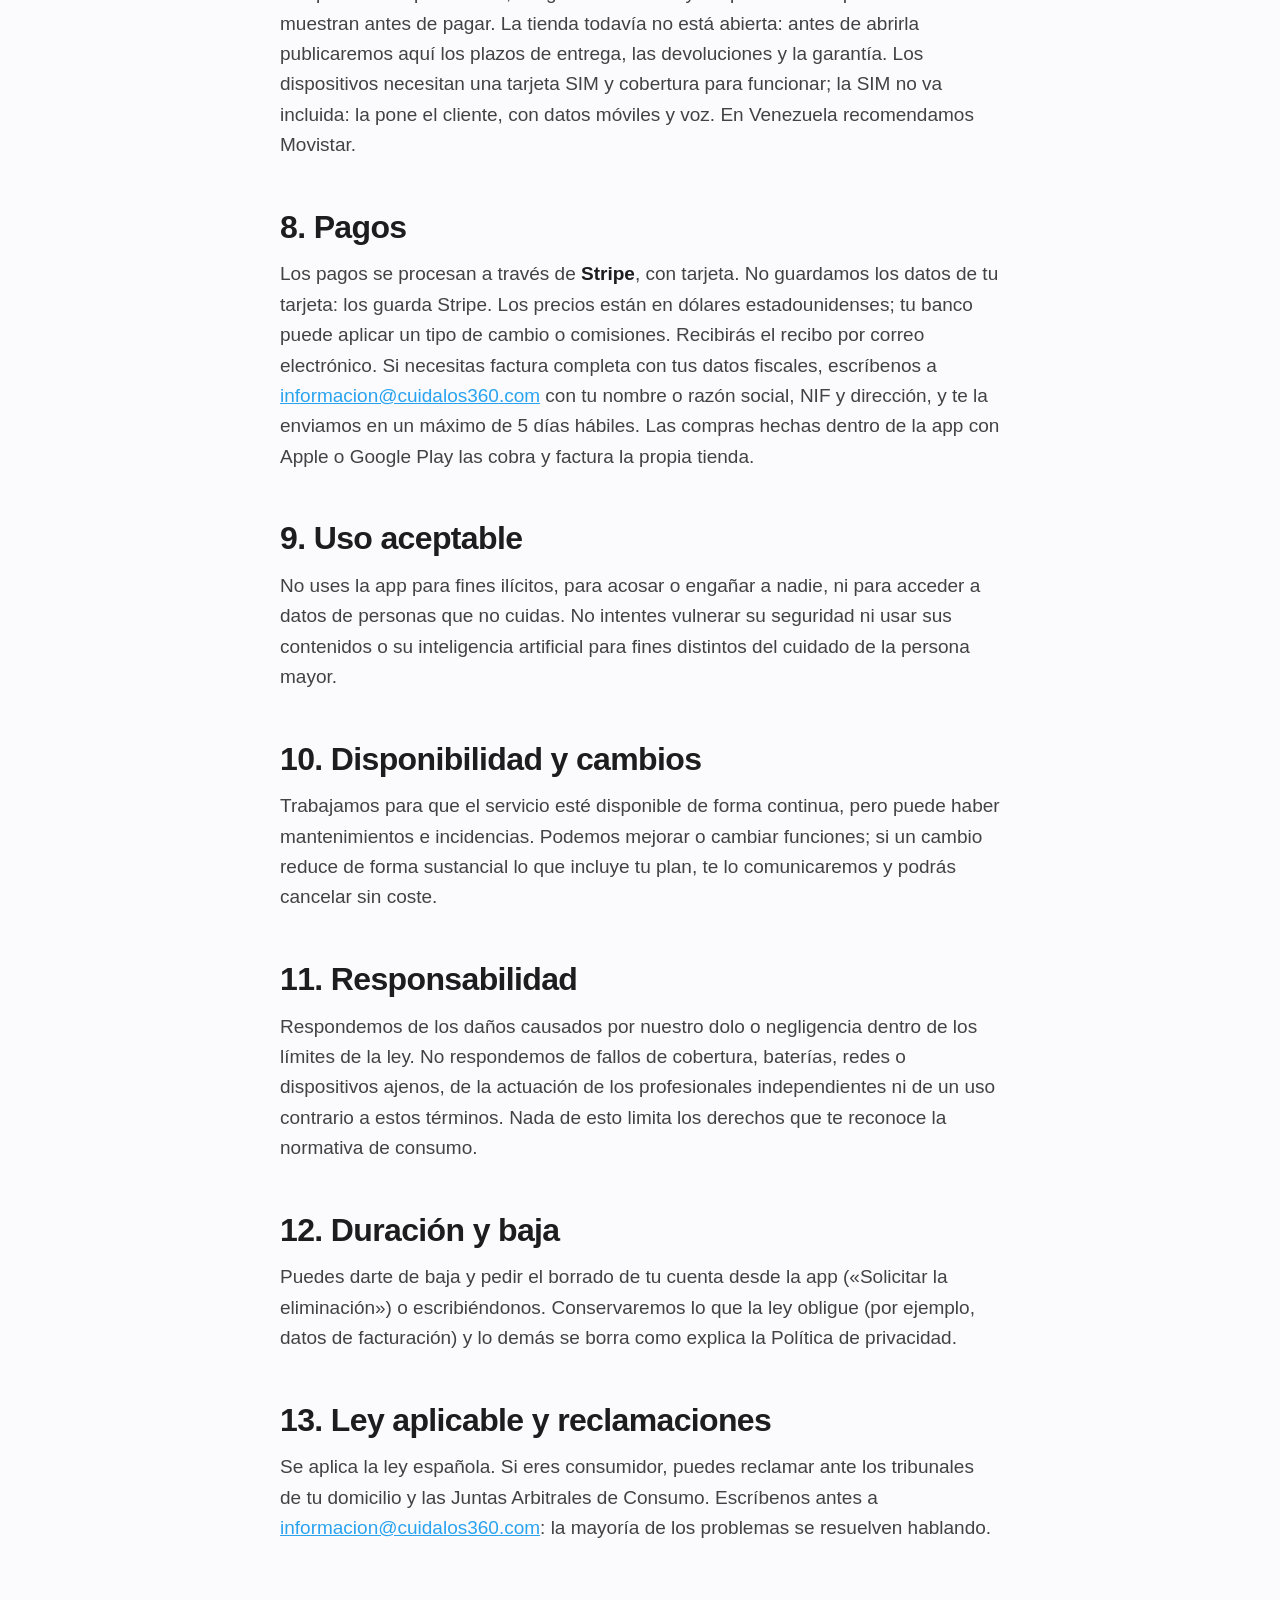
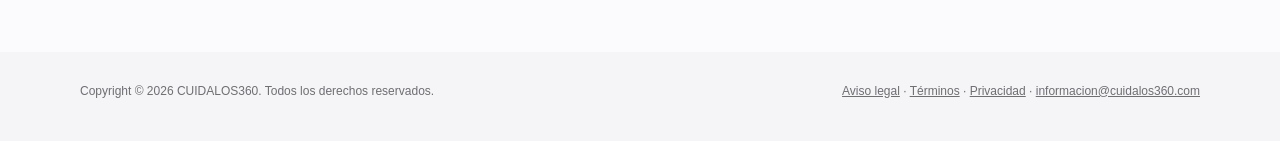
<file: terminos.html>
<!doctype html>
<html lang="es"><head>
<meta charset="utf-8"><meta name="viewport" content="width=device-width, initial-scale=1">
<title>Términos y condiciones · CUIDALOS360</title>
<meta name="description" content="Condiciones de uso y contratación de CUIDALOS 360: cuentas, planes, pruebas gratuitas, renovación, cancelación, tienda y marketplace de profesionales.">
<link rel="canonical" href="https://cuidalos360.com/terminos.html">
<link rel="icon" href="/img/favicon.png">
<link rel="stylesheet" href="/articulos/estilo.css">
</head><body>
<header class="nav"><div class="wrap">
<a class="brand" href="/"><img src="/img/logo.png" alt="Logo de CUIDALOS360">CUIDALOS<b>360</b></a>
<a class="btn btn-gold" href="/#contacto">Sé de los primeros</a>
</div></header>
<main>
<div class="narrow art-head">
<h1>Términos y condiciones</h1>
<p class="meta">Última actualización: 4 de noviembre de 2026</p>
</div>
<article class="narrow prose" style="padding-bottom:90px">

<p>Estos términos regulan el uso de la app CUIDALOS 360 y la contratación de sus planes, de los dispositivos de la tienda y del marketplace de profesionales. Al crear una cuenta o contratar algo los aceptas. Léelos junto con el <a href="/aviso-legal.html">Aviso legal</a>, la <a href="/privacidad.html">Política de privacidad</a>.</p>
<h2>1. Quién presta el servicio</h2>
<p><strong>Titular:</strong> PESCA DE LA REINA SL (nombre comercial CUIDALOS360) · CIF B87594495 · C/ José Ortega y Gasset 63, 7º C, 28006 Madrid, España · Tel. 914 389 925 · <a href="mailto:informacion@cuidalos360.com">informacion@cuidalos360.com</a> · WhatsApp +58 424 176 8331 · Inscrita en el Registro Mercantil de Madrid, tomo 34792, folio 14, hoja M-625791, inscripción 1.ª.</p>
<h2>2. Qué es CUIDALOS 360</h2>
<p>Una plataforma para cuidar a una persona mayor entre varios: un reloj que detecta caídas y tiene botón SOS, una tablet con PILAR (compañera con inteligencia artificial), avisos a la familia y al equipo de cuidado, pastillero, citas, expediente, chat y videollamada, y un marketplace de profesionales independientes (cuidadoras, enfermeras, médicos, técnicos y otros servicios).</p>
<p><strong>No es un servicio de emergencias ni un producto sanitario.</strong> Ante una urgencia vital, llama al número de emergencias de tu país. El funcionamiento depende de la batería, la cobertura y la conexión a internet del reloj, la tablet y los teléfonos, y de que la información (contactos, domicilio, medicación) esté al día. Los asistentes con inteligencia artificial no sustituyen al médico: lo que indica el médico manda siempre.</p>
<h2>3. Tu cuenta</h2>
<ul>
<li>Debes ser mayor de edad y dar datos verdaderos. Eres responsable de tu contraseña y de lo que se haga con tu cuenta.</li>
<li>Si das de alta a la persona que cuidas o invitas a otros familiares, declaras que tienes derecho a hacerlo y su consentimiento (o el de su representante) para que tratemos sus datos de salud como explica la Política de privacidad.</li>
<li>Los profesionales deben acreditar su identidad y, cuando aplique, su titulación o colegiación; podemos rechazar o retirar un perfil que no las acredite.</li>
<li>Podemos suspender una cuenta ante un uso ilícito, abusivo o que ponga en riesgo a otras personas; te lo comunicaremos salvo que la ley lo impida.</li>
</ul>
<h2>4. Planes familiares</h2>
<p>Hay un plan <strong>Gratis</strong> y dos de pago, <strong>Plus</strong> y <strong>Premium 360</strong>, con pago mensual o anual. Los precios vigentes (en dólares estadounidenses, impuestos incluidos) y lo que incluye cada plan se muestran en la web y en la app en el momento de contratar. El reloj y la tablet se venden aparte (ver apartado 7).</p>
<ul>
<li><strong>Prueba Total (30 días gratis):</strong> acceso a todo lo de Premium 360 sin tarjeta, una sola vez por cuenta. Al terminar, si no contratas un plan, la cuenta pasa al plan Gratis: no se cobra nada.</li>
<li><strong>Renovación automática:</strong> los planes de pago se renuevan al final de cada periodo (mes o año) y se cobran en la tarjeta guardada, hasta que canceles.</li>
<li><strong>Cancelación:</strong> puedes cancelar cuando quieras desde la app («Gestionar suscripción», portal de Stripe). La cancelación surte efecto al final del periodo ya pagado; hasta entonces conservas el plan. Si quieres pedir un reembolso, escríbenos a <a href="mailto:informacion@cuidalos360.com">informacion@cuidalos360.com</a> y te respondemos en un máximo de 2 días hábiles.</li>
<li><strong>Impago:</strong> si un cobro falla te avisaremos y lo reintentaremos; si no se resuelve, el plan pasa a Gratis y se desactivan las funciones de pago, sin borrar tus datos.</li>
<li><strong>Compra dentro de la app (Apple o Google Play):</strong> en las apps de iPhone y Android los planes Plus y Premium 360 se compran con la compra de Apple o de Google Play, al precio que muestra la tienda en tu moneda. El cobro lo hace la tienda en tu cuenta de Apple o de Google al confirmar la compra; la suscripción se renueva automáticamente cada mes o cada año salvo que la canceles al menos 24 horas antes de que termine el periodo, desde los ajustes de tu cuenta de Apple (Ajustes › tu nombre › Suscripciones) o de Google Play (Pagos y suscripciones). Si es tu primera suscripción, el primer mes puede ser gratis; después se cobra el precio del plan. Los reembolsos de esas compras los decide y gestiona la tienda según sus condiciones. Eliminar tu cuenta de CUIDALOS 360 no cancela una suscripción de Apple o de Google Play. En el iPhone se aplican además los <a href="https://www.apple.com/legal/internet-services/itunes/dev/stdeula/">Términos de licencia de Apple (EULA estándar)</a>. Un plan contratado en la web también vale en la app.</li>
<li><strong>Cambios de precio:</strong> te los comunicaremos con al menos 30 días de antelación; se aplican en la siguiente renovación y puedes cancelar antes sin coste.</li>
</ul>
<h2>5. Planes profesionales</h2>
<p>Los profesionales contratan su plan mensual (Basic, Pro o Premium según su perfil) con <strong>60 días gratis en la primera suscripción</strong>. Para activar la prueba se pide una tarjeta: <strong>al terminar los 60 días el plan se cobra automáticamente</strong> salvo que lo canceles antes desde tu portal. CUIDALOS360 <strong>no cobra comisión</strong> por los servicios que prestas: la familia te paga tu tarifa directamente y tú respondes de tu actividad, tu facturación y tus obligaciones fiscales y profesionales. CUIDALOS360 no es parte del contrato entre profesional y familia.</p>
<h2>6. Complementos</h2>
<p>Algunos complementos (por ejemplo, CLARA · Asistente IA para profesionales) se contratan aparte con su propio precio mensual y las mismas reglas de renovación y cancelación.</p>
<h2>7. Tienda de dispositivos</h2>
<p>En la tienda puedes comprar el reloj CUIDALOS360, la tablet y otros dispositivos compatibles. El precio final, los gastos de envío y los países a los que enviamos se muestran antes de pagar. La tienda todavía no está abierta: antes de abrirla publicaremos aquí los plazos de entrega, las devoluciones y la garantía. Los dispositivos necesitan una tarjeta SIM y cobertura para funcionar; la SIM no va incluida: la pone el cliente, con datos móviles y voz. En Venezuela recomendamos Movistar.</p>
<h2>8. Pagos</h2>
<p>Los pagos se procesan a través de <strong>Stripe</strong>, con tarjeta. No guardamos los datos de tu tarjeta: los guarda Stripe. Los precios están en dólares estadounidenses; tu banco puede aplicar un tipo de cambio o comisiones. Recibirás el recibo por correo electrónico. Si necesitas factura completa con tus datos fiscales, escríbenos a <a href="mailto:informacion@cuidalos360.com">informacion@cuidalos360.com</a> con tu nombre o razón social, NIF y dirección, y te la enviamos en un máximo de 5 días hábiles. Las compras hechas dentro de la app con Apple o Google Play las cobra y factura la propia tienda.</p>
<h2>9. Uso aceptable</h2>
<p>No uses la app para fines ilícitos, para acosar o engañar a nadie, ni para acceder a datos de personas que no cuidas. No intentes vulnerar su seguridad ni usar sus contenidos o su inteligencia artificial para fines distintos del cuidado de la persona mayor.</p>
<h2>10. Disponibilidad y cambios</h2>
<p>Trabajamos para que el servicio esté disponible de forma continua, pero puede haber mantenimientos e incidencias. Podemos mejorar o cambiar funciones; si un cambio reduce de forma sustancial lo que incluye tu plan, te lo comunicaremos y podrás cancelar sin coste.</p>
<h2>11. Responsabilidad</h2>
<p>Respondemos de los daños causados por nuestro dolo o negligencia dentro de los límites de la ley. No respondemos de fallos de cobertura, baterías, redes o dispositivos ajenos, de la actuación de los profesionales independientes ni de un uso contrario a estos términos. Nada de esto limita los derechos que te reconoce la normativa de consumo.</p>
<h2>12. Duración y baja</h2>
<p>Puedes darte de baja y pedir el borrado de tu cuenta desde la app («Solicitar la eliminación») o escribiéndonos. Conservaremos lo que la ley obligue (por ejemplo, datos de facturación) y lo demás se borra como explica la Política de privacidad.</p>
<h2>13. Ley aplicable y reclamaciones</h2>
<p>Se aplica la ley española. Si eres consumidor, puedes reclamar ante los tribunales de tu domicilio y las Juntas Arbitrales de Consumo. Escríbenos antes a <a href="mailto:informacion@cuidalos360.com">informacion@cuidalos360.com</a>: la mayoría de los problemas se resuelven hablando.</p>
</article>
</main>
<footer><div class="wrap row"><span>Copyright © 2026 CUIDALOS360. Todos los derechos reservados.</span><span><a href="/aviso-legal.html">Aviso legal</a> · <a href="/terminos.html">Términos</a> · <a href="/privacidad.html">Privacidad</a> · <a href="mailto:informacion@cuidalos360.com">informacion@cuidalos360.com</a></span></div></footer>
<script>/* Contador de visitas: sin cookies ni datos personales (ver /privacidad.html) */try{if(navigator.sendBeacon)navigator.sendBeacon('https://cuidalos360-bot.netlify.app/.netlify/functions/visita',JSON.stringify({p:location.pathname,r:document.referrer?new URL(document.referrer).hostname:''}))}catch(_){}</script>
<script src="/mary-chat.js" defer></script>
</body></html>
</file>
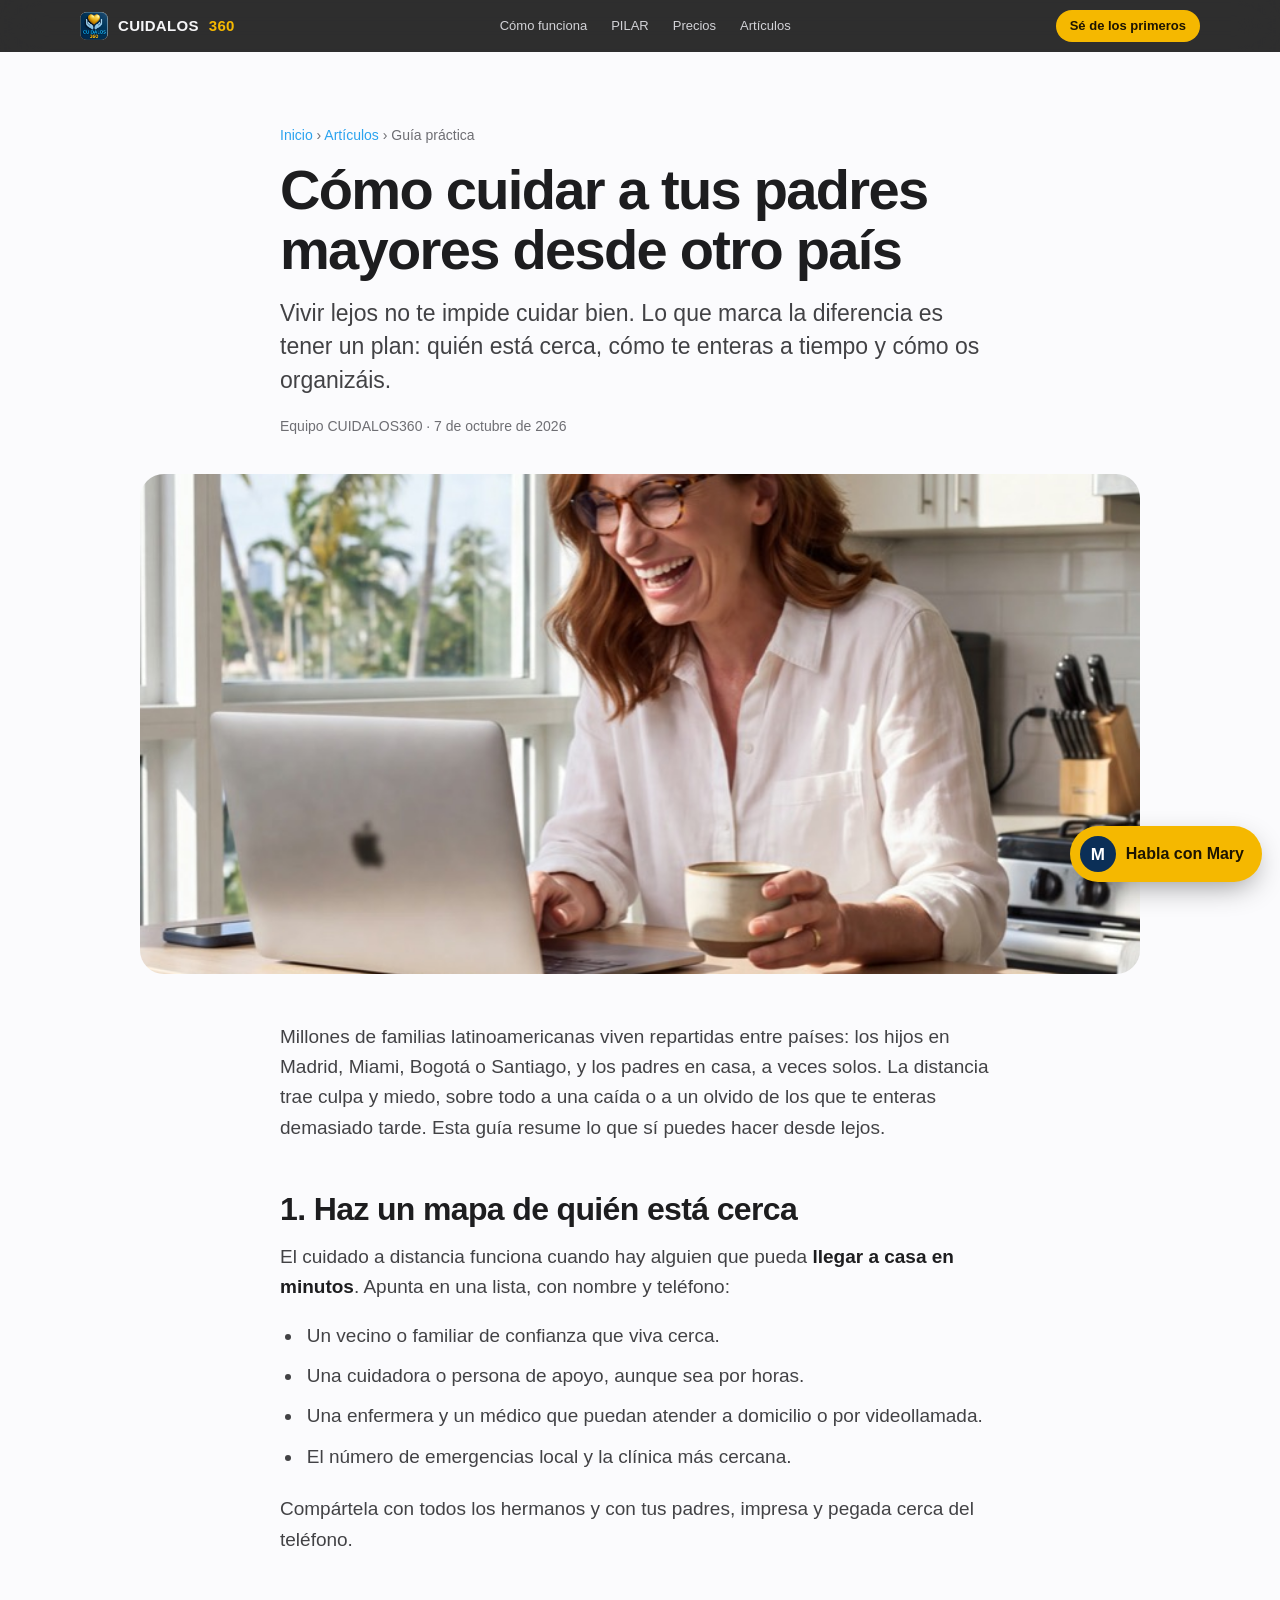
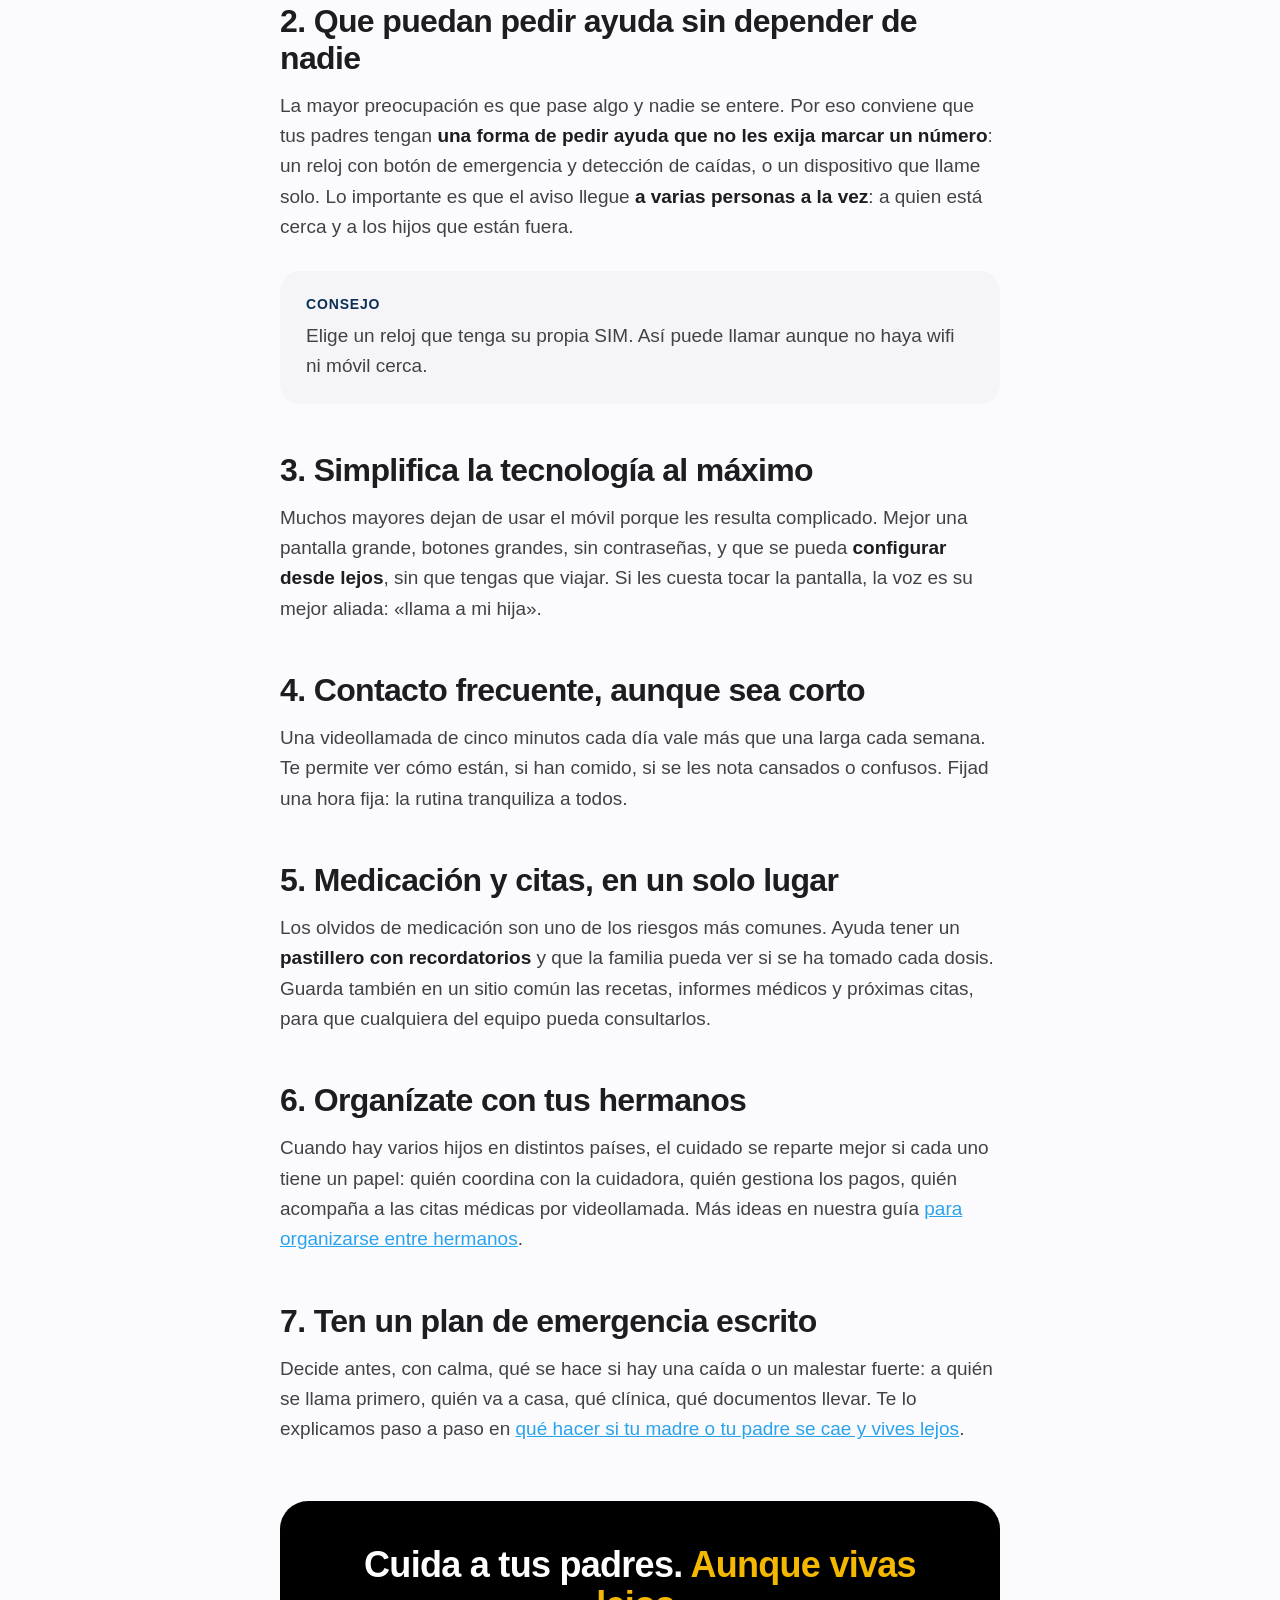
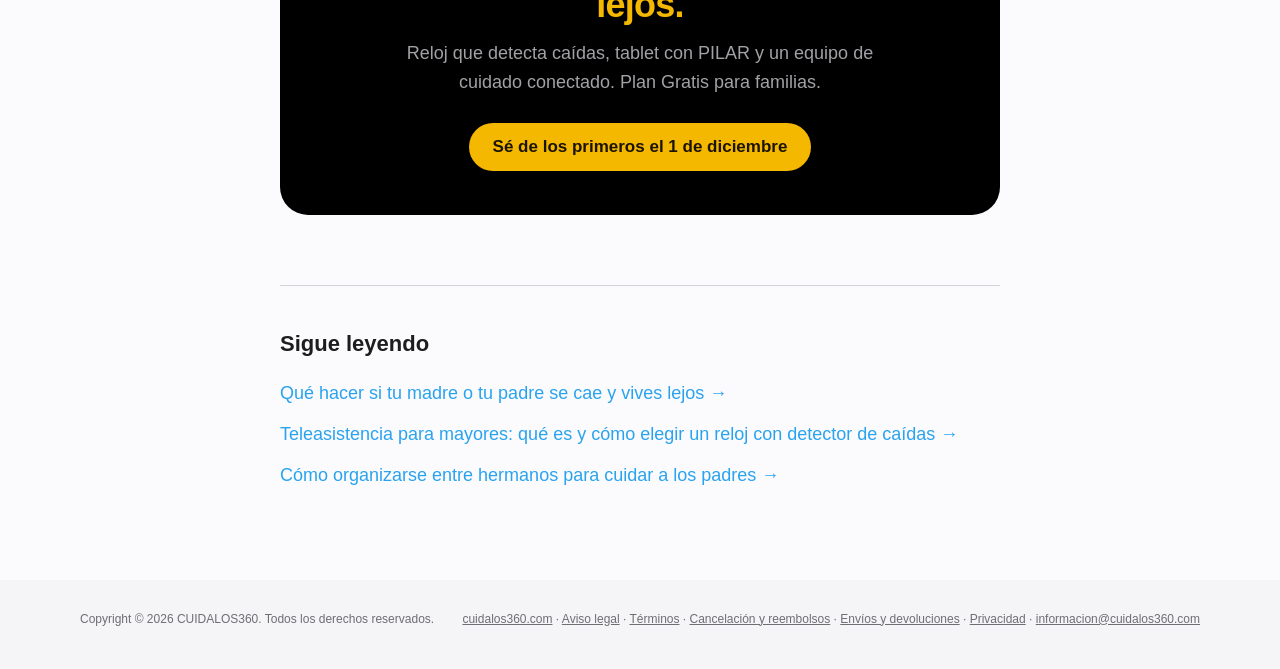
<file: articulos/cuidar-padres-desde-otro-pais.html>
<!doctype html>
<html lang="es"><head>
<meta charset="utf-8"><meta name="viewport" content="width=device-width, initial-scale=1, viewport-fit=cover">
<title>Cómo cuidar a tus padres mayores desde otro país: guía práctica · CUIDALOS360</title>
<meta name="description" content="Guía práctica para hijos que viven lejos: cómo organizar el cuidado de tus padres mayores a distancia, quién está cerca, qué tecnología ayuda y cómo no enterarte tarde.">
<link rel="canonical" href="https://cuidalos360.com/articulos/cuidar-padres-desde-otro-pais.html">
<meta property="og:type" content="article"><meta property="og:site_name" content="CUIDALOS360"><meta property="og:locale" content="es_ES">
<meta property="og:url" content="https://cuidalos360.com/articulos/cuidar-padres-desde-otro-pais.html"><meta property="og:title" content="Cómo cuidar a tus padres mayores desde otro país: guía práctica · CUIDALOS360"><meta property="og:description" content="Guía práctica para hijos que viven lejos: cómo organizar el cuidado de tus padres mayores a distancia, quién está cerca, qué tecnología ayuda y cómo no enterarte tarde.">
<meta property="og:image" content="https://cuidalos360.com/img/familia.jpg"><meta name="twitter:card" content="summary_large_image">
<meta name="theme-color" content="#000000">
<link rel="icon" href="/img/favicon.png">
<link rel="stylesheet" href="/articulos/estilo.css">
<script type="application/ld+json">[{"@context": "https://schema.org", "@type": "Article", "headline": "Cómo cuidar a tus padres mayores desde otro país", "description": "Guía práctica para hijos que viven lejos: cómo organizar el cuidado de tus padres mayores a distancia, quién está cerca, qué tecnología ayuda y cómo no enterarte tarde.", "image": "https://cuidalos360.com/img/familia.jpg", "datePublished": "2026-10-07", "dateModified": "2026-10-07", "inLanguage": "es", "author": {"@type": "Organization", "name": "CUIDALOS360", "url": "https://cuidalos360.com/"}, "publisher": {"@type": "Organization", "name": "CUIDALOS360", "logo": {"@type": "ImageObject", "url": "https://cuidalos360.com/img/logo.png"}}, "mainEntityOfPage": "https://cuidalos360.com/articulos/cuidar-padres-desde-otro-pais.html"}, {"@context": "https://schema.org", "@type": "BreadcrumbList", "itemListElement": [{"@type": "ListItem", "position": 1, "name": "Inicio", "item": "https://cuidalos360.com/"}, {"@type": "ListItem", "position": 2, "name": "Artículos", "item": "https://cuidalos360.com/articulos/"}, {"@type": "ListItem", "position": 3, "name": "Cómo cuidar a tus padres mayores desde otro país", "item": "https://cuidalos360.com/articulos/cuidar-padres-desde-otro-pais.html"}]}]</script>
</head><body><header class="nav"><div class="wrap">
  <a class="brand" href="/"><img src="/img/logo.png" alt="Logo de CUIDALOS360">CUIDALOS<b>360</b></a>
  <nav><a href="/#como">Cómo funciona</a><a href="/#pilar">PILAR</a><a href="/#precios">Precios</a><a href="/articulos/" >Artículos</a></nav>
  <a class="btn btn-gold" href="/#contacto">Sé de los primeros</a>
</div></header>
<main>
<div class="narrow art-head">
  <p class="crumbs"><a href="/">Inicio</a> › <a href="/articulos/">Artículos</a> › Guía práctica</p>
  <h1>Cómo cuidar a tus padres mayores desde otro país</h1>
  <p class="lead">Vivir lejos no te impide cuidar bien. Lo que marca la diferencia es tener un plan: quién está cerca, cómo te enteras a tiempo y cómo os organizáis.</p>
  <p class="meta">Equipo CUIDALOS360 · 7 de octubre de 2026</p>
</div>
<div class="cover"><img src="/img/familia.jpg" alt="Hija revisando en su móvil cómo está su madre, que vive en otro país"></div>
<article class="narrow prose">

<p>Millones de familias latinoamericanas viven repartidas entre países: los hijos en Madrid, Miami, Bogotá o Santiago, y los padres en casa, a veces solos. La distancia trae culpa y miedo, sobre todo a una caída o a un olvido de los que te enteras demasiado tarde. Esta guía resume lo que sí puedes hacer desde lejos.</p>

<h2>1. Haz un mapa de quién está cerca</h2>
<p>El cuidado a distancia funciona cuando hay alguien que pueda <strong>llegar a casa en minutos</strong>. Apunta en una lista, con nombre y teléfono:</p>
<ul>
<li>Un vecino o familiar de confianza que viva cerca.</li>
<li>Una cuidadora o persona de apoyo, aunque sea por horas.</li>
<li>Una enfermera y un médico que puedan atender a domicilio o por videollamada.</li>
<li>El número de emergencias local y la clínica más cercana.</li>
</ul>
<p>Compártela con todos los hermanos y con tus padres, impresa y pegada cerca del teléfono.</p>

<h2>2. Que puedan pedir ayuda sin depender de nadie</h2>
<p>La mayor preocupación es que pase algo y nadie se entere. Por eso conviene que tus padres tengan <strong>una forma de pedir ayuda que no les exija marcar un número</strong>: un reloj con botón de emergencia y detección de caídas, o un dispositivo que llame solo. Lo importante es que el aviso llegue <strong>a varias personas a la vez</strong>: a quien está cerca y a los hijos que están fuera.</p>

<div class="tip"><b>Consejo</b><p>Elige un reloj que tenga su propia SIM. Así puede llamar aunque no haya wifi ni móvil cerca.</p></div>

<h2>3. Simplifica la tecnología al máximo</h2>
<p>Muchos mayores dejan de usar el móvil porque les resulta complicado. Mejor una pantalla grande, botones grandes, sin contraseñas, y que se pueda <strong>configurar desde lejos</strong>, sin que tengas que viajar. Si les cuesta tocar la pantalla, la voz es su mejor aliada: «llama a mi hija».</p>

<h2>4. Contacto frecuente, aunque sea corto</h2>
<p>Una videollamada de cinco minutos cada día vale más que una larga cada semana. Te permite ver cómo están, si han comido, si se les nota cansados o confusos. Fijad una hora fija: la rutina tranquiliza a todos.</p>

<h2>5. Medicación y citas, en un solo lugar</h2>
<p>Los olvidos de medicación son uno de los riesgos más comunes. Ayuda tener un <strong>pastillero con recordatorios</strong> y que la familia pueda ver si se ha tomado cada dosis. Guarda también en un sitio común las recetas, informes médicos y próximas citas, para que cualquiera del equipo pueda consultarlos.</p>

<h2>6. Organízate con tus hermanos</h2>
<p>Cuando hay varios hijos en distintos países, el cuidado se reparte mejor si cada uno tiene un papel: quién coordina con la cuidadora, quién gestiona los pagos, quién acompaña a las citas médicas por videollamada. Más ideas en nuestra guía <a href="organizar-hermanos-cuidado-padres.html">para organizarse entre hermanos</a>.</p>

<h2>7. Ten un plan de emergencia escrito</h2>
<p>Decide antes, con calma, qué se hace si hay una caída o un malestar fuerte: a quién se llama primero, quién va a casa, qué clínica, qué documentos llevar. Te lo explicamos paso a paso en <a href="que-hacer-si-tu-madre-se-cae.html">qué hacer si tu madre o tu padre se cae y vives lejos</a>.</p>

<div class="cta">
  <h2>Cuida a tus padres. <span>Aunque vivas lejos.</span></h2>
  <p>Reloj que detecta caídas, tablet con PILAR y un equipo de cuidado conectado. Plan Gratis para familias.</p>
  <a class="btn btn-gold" href="/#contacto">Sé de los primeros el 1 de diciembre</a>
</div>
</article>
<aside class="narrow related"><h2>Sigue leyendo</h2><ul><li><a href="que-hacer-si-tu-madre-se-cae.html">Qué hacer si tu madre o tu padre se cae y vives lejos →</a></li><li><a href="teleasistencia-reloj-detector-caidas.html">Teleasistencia para mayores: qué es y cómo elegir un reloj con detector de caídas →</a></li><li><a href="organizar-hermanos-cuidado-padres.html">Cómo organizarse entre hermanos para cuidar a los padres →</a></li></ul></aside>
</main>
<footer><div class="wrap row"><span>Copyright © 2026 CUIDALOS360. Todos los derechos reservados.</span><span><a href="/">cuidalos360.com</a> · <a href="/aviso-legal.html">Aviso legal</a> · <a href="/terminos.html">Términos</a> · <a href="/reembolsos.html">Cancelación y reembolsos</a> · <a href="/envios.html">Envíos y devoluciones</a> · <a href="/privacidad.html">Privacidad</a> · <a href="mailto:informacion@cuidalos360.com">informacion@cuidalos360.com</a></span></div></footer><script>/* Contador de visitas: sin cookies ni datos personales (ver /privacidad.html) */try{if(navigator.sendBeacon)navigator.sendBeacon('https://cuidalos360-bot.netlify.app/.netlify/functions/visita',JSON.stringify({p:location.pathname,r:document.referrer?new URL(document.referrer).hostname:''}))}catch(_){}</script><script src="/mary-chat.js" defer></script>
</body></html>
</file>
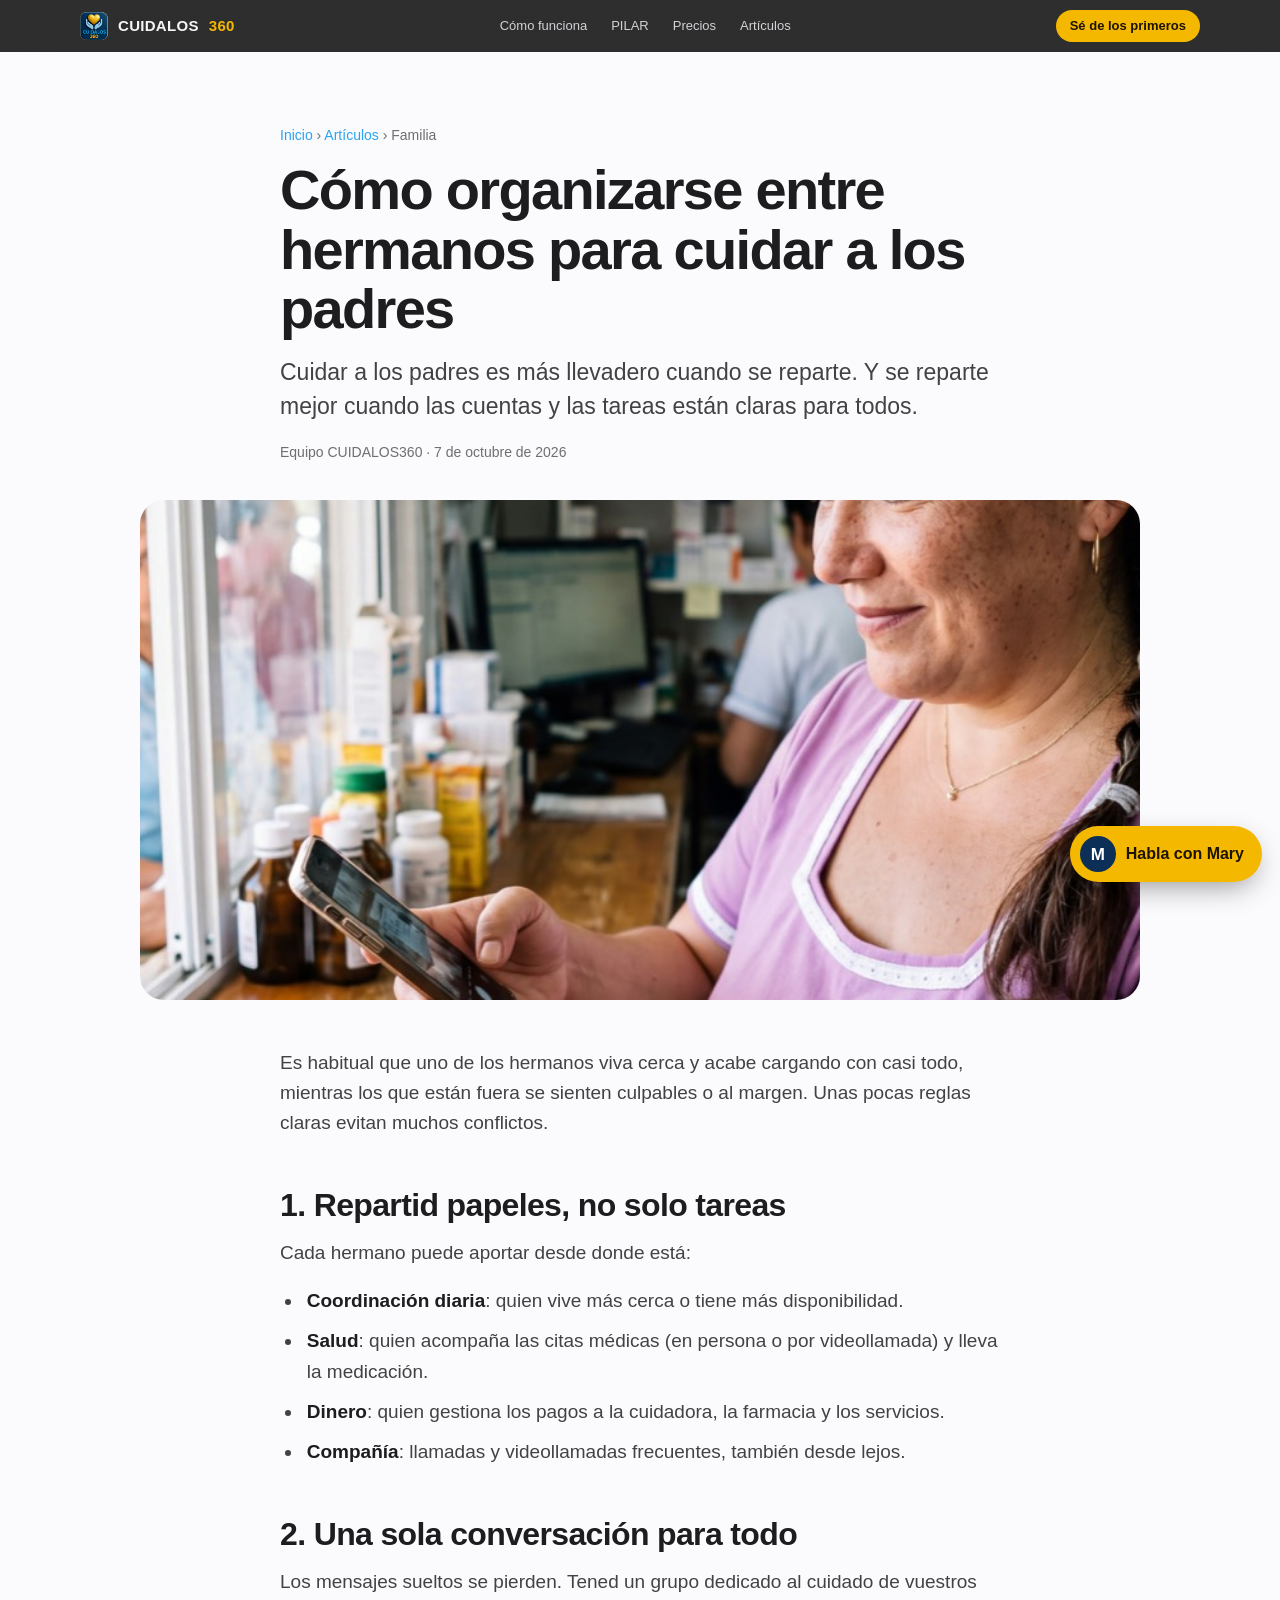
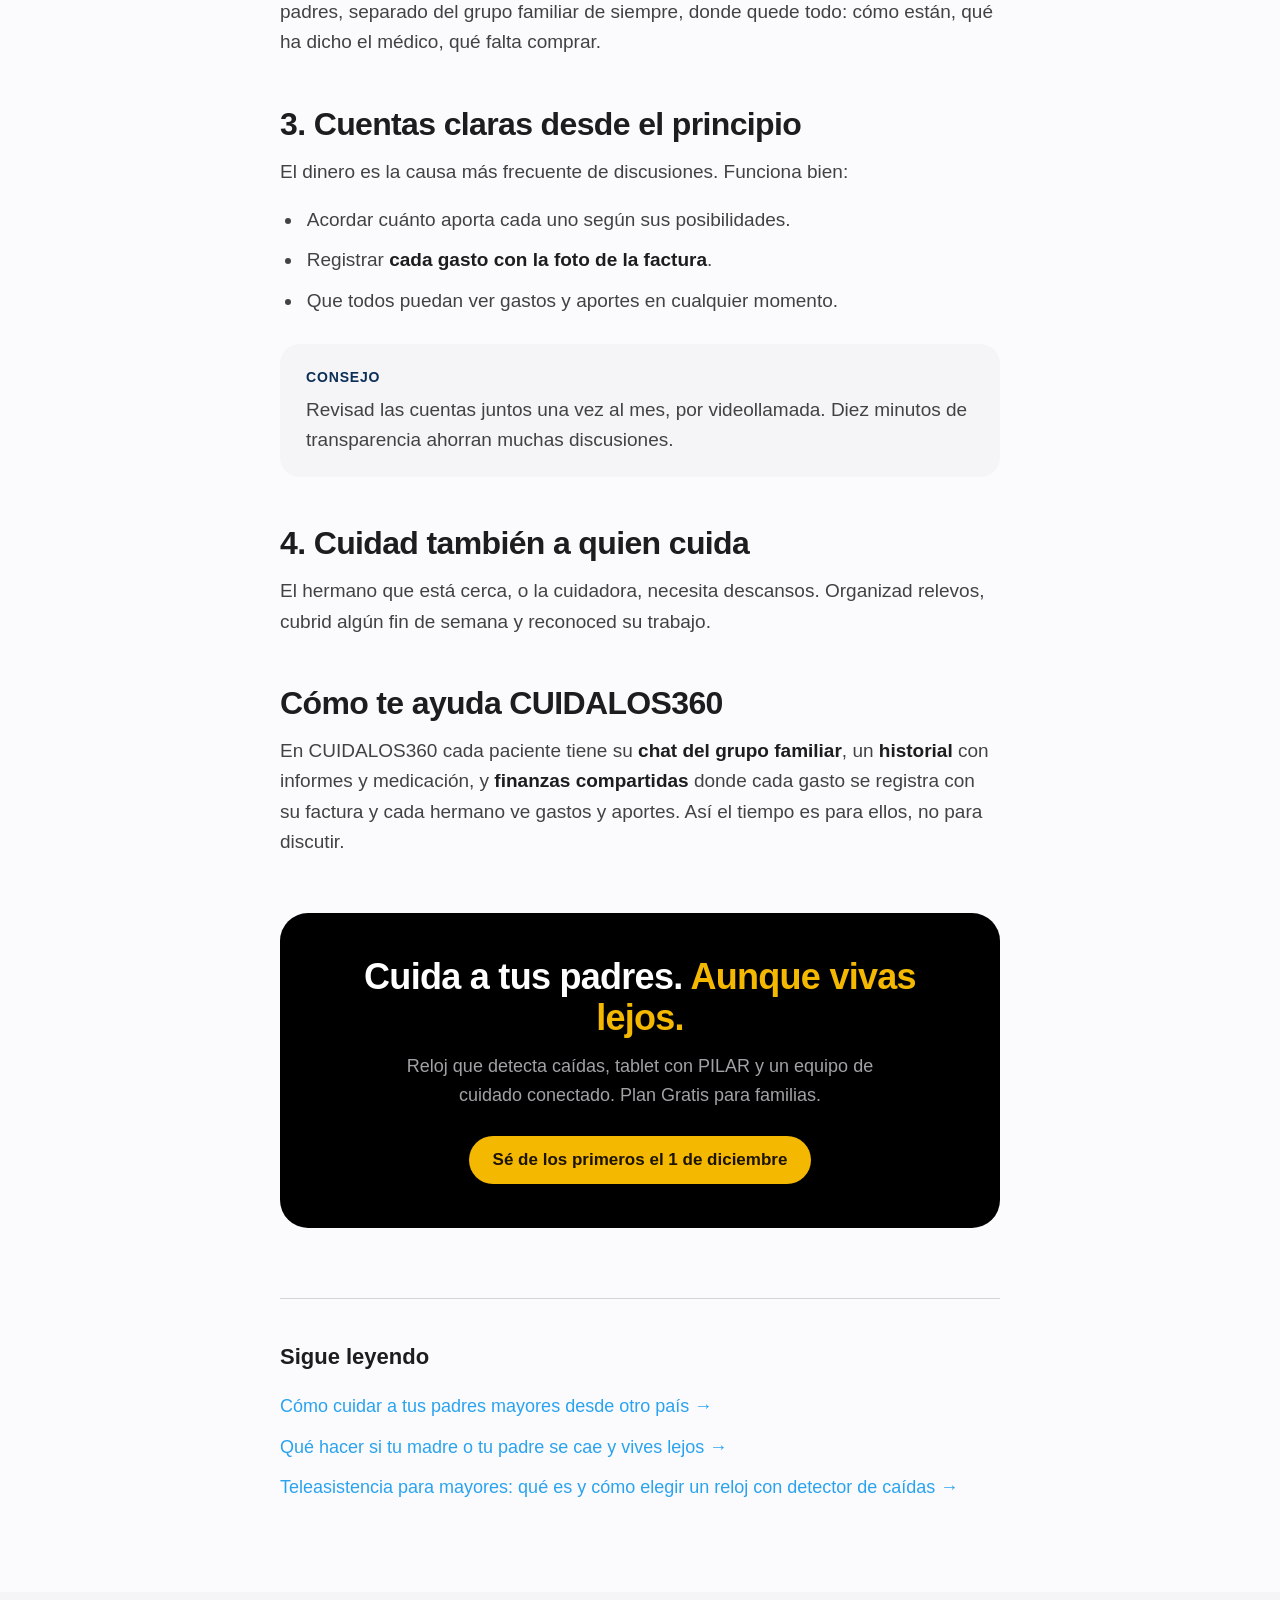
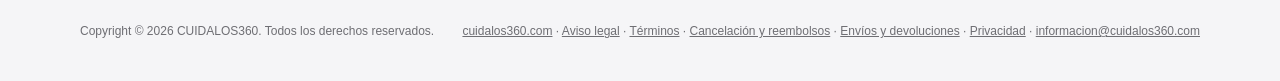
<file: articulos/organizar-hermanos-cuidado-padres.html>
<!doctype html>
<html lang="es"><head>
<meta charset="utf-8"><meta name="viewport" content="width=device-width, initial-scale=1, viewport-fit=cover">
<title>Cómo organizarse entre hermanos para cuidar a los padres (aunque viváis lejos) · CUIDALOS360</title>
<meta name="description" content="Ideas prácticas para repartir el cuidado de los padres entre hermanos que viven en distintas ciudades o países: roles, comunicación, gastos compartidos y cómo evitar conflictos.">
<link rel="canonical" href="https://cuidalos360.com/articulos/organizar-hermanos-cuidado-padres.html">
<meta property="og:type" content="article"><meta property="og:site_name" content="CUIDALOS360"><meta property="og:locale" content="es_ES">
<meta property="og:url" content="https://cuidalos360.com/articulos/organizar-hermanos-cuidado-padres.html"><meta property="og:title" content="Cómo organizarse entre hermanos para cuidar a los padres (aunque viváis lejos) · CUIDALOS360"><meta property="og:description" content="Ideas prácticas para repartir el cuidado de los padres entre hermanos que viven en distintas ciudades o países: roles, comunicación, gastos compartidos y cómo evitar conflictos.">
<meta property="og:image" content="https://cuidalos360.com/img/cuentas.jpg"><meta name="twitter:card" content="summary_large_image">
<meta name="theme-color" content="#000000">
<link rel="icon" href="/img/favicon.png">
<link rel="stylesheet" href="/articulos/estilo.css">
<script type="application/ld+json">[{"@context": "https://schema.org", "@type": "Article", "headline": "Cómo organizarse entre hermanos para cuidar a los padres", "description": "Ideas prácticas para repartir el cuidado de los padres entre hermanos que viven en distintas ciudades o países: roles, comunicación, gastos compartidos y cómo evitar conflictos.", "image": "https://cuidalos360.com/img/cuentas.jpg", "datePublished": "2026-10-07", "dateModified": "2026-10-07", "inLanguage": "es", "author": {"@type": "Organization", "name": "CUIDALOS360", "url": "https://cuidalos360.com/"}, "publisher": {"@type": "Organization", "name": "CUIDALOS360", "logo": {"@type": "ImageObject", "url": "https://cuidalos360.com/img/logo.png"}}, "mainEntityOfPage": "https://cuidalos360.com/articulos/organizar-hermanos-cuidado-padres.html"}, {"@context": "https://schema.org", "@type": "BreadcrumbList", "itemListElement": [{"@type": "ListItem", "position": 1, "name": "Inicio", "item": "https://cuidalos360.com/"}, {"@type": "ListItem", "position": 2, "name": "Artículos", "item": "https://cuidalos360.com/articulos/"}, {"@type": "ListItem", "position": 3, "name": "Cómo organizarse entre hermanos para cuidar a los padres", "item": "https://cuidalos360.com/articulos/organizar-hermanos-cuidado-padres.html"}]}]</script>
</head><body><header class="nav"><div class="wrap">
  <a class="brand" href="/"><img src="/img/logo.png" alt="Logo de CUIDALOS360">CUIDALOS<b>360</b></a>
  <nav><a href="/#como">Cómo funciona</a><a href="/#pilar">PILAR</a><a href="/#precios">Precios</a><a href="/articulos/" >Artículos</a></nav>
  <a class="btn btn-gold" href="/#contacto">Sé de los primeros</a>
</div></header>
<main>
<div class="narrow art-head">
  <p class="crumbs"><a href="/">Inicio</a> › <a href="/articulos/">Artículos</a> › Familia</p>
  <h1>Cómo organizarse entre hermanos para cuidar a los padres</h1>
  <p class="lead">Cuidar a los padres es más llevadero cuando se reparte. Y se reparte mejor cuando las cuentas y las tareas están claras para todos.</p>
  <p class="meta">Equipo CUIDALOS360 · 7 de octubre de 2026</p>
</div>
<div class="cover"><img src="/img/cuentas.jpg" alt="Hermanos revisando juntos los gastos del cuidado de sus padres"></div>
<article class="narrow prose">

<p>Es habitual que uno de los hermanos viva cerca y acabe cargando con casi todo, mientras los que están fuera se sienten culpables o al margen. Unas pocas reglas claras evitan muchos conflictos.</p>

<h2>1. Repartid papeles, no solo tareas</h2>
<p>Cada hermano puede aportar desde donde está:</p>
<ul>
<li><strong>Coordinación diaria</strong>: quien vive más cerca o tiene más disponibilidad.</li>
<li><strong>Salud</strong>: quien acompaña las citas médicas (en persona o por videollamada) y lleva la medicación.</li>
<li><strong>Dinero</strong>: quien gestiona los pagos a la cuidadora, la farmacia y los servicios.</li>
<li><strong>Compañía</strong>: llamadas y videollamadas frecuentes, también desde lejos.</li>
</ul>

<h2>2. Una sola conversación para todo</h2>
<p>Los mensajes sueltos se pierden. Tened un grupo dedicado al cuidado de vuestros padres, separado del grupo familiar de siempre, donde quede todo: cómo están, qué ha dicho el médico, qué falta comprar.</p>

<h2>3. Cuentas claras desde el principio</h2>
<p>El dinero es la causa más frecuente de discusiones. Funciona bien:</p>
<ul>
<li>Acordar cuánto aporta cada uno según sus posibilidades.</li>
<li>Registrar <strong>cada gasto con la foto de la factura</strong>.</li>
<li>Que todos puedan ver gastos y aportes en cualquier momento.</li>
</ul>

<div class="tip"><b>Consejo</b><p>Revisad las cuentas juntos una vez al mes, por videollamada. Diez minutos de transparencia ahorran muchas discusiones.</p></div>

<h2>4. Cuidad también a quien cuida</h2>
<p>El hermano que está cerca, o la cuidadora, necesita descansos. Organizad relevos, cubrid algún fin de semana y reconoced su trabajo.</p>

<h2>Cómo te ayuda CUIDALOS360</h2>
<p>En CUIDALOS360 cada paciente tiene su <strong>chat del grupo familiar</strong>, un <strong>historial</strong> con informes y medicación, y <strong>finanzas compartidas</strong> donde cada gasto se registra con su factura y cada hermano ve gastos y aportes. Así el tiempo es para ellos, no para discutir.</p>

<div class="cta">
  <h2>Cuida a tus padres. <span>Aunque vivas lejos.</span></h2>
  <p>Reloj que detecta caídas, tablet con PILAR y un equipo de cuidado conectado. Plan Gratis para familias.</p>
  <a class="btn btn-gold" href="/#contacto">Sé de los primeros el 1 de diciembre</a>
</div>
</article>
<aside class="narrow related"><h2>Sigue leyendo</h2><ul><li><a href="cuidar-padres-desde-otro-pais.html">Cómo cuidar a tus padres mayores desde otro país →</a></li><li><a href="que-hacer-si-tu-madre-se-cae.html">Qué hacer si tu madre o tu padre se cae y vives lejos →</a></li><li><a href="teleasistencia-reloj-detector-caidas.html">Teleasistencia para mayores: qué es y cómo elegir un reloj con detector de caídas →</a></li></ul></aside>
</main>
<footer><div class="wrap row"><span>Copyright © 2026 CUIDALOS360. Todos los derechos reservados.</span><span><a href="/">cuidalos360.com</a> · <a href="/aviso-legal.html">Aviso legal</a> · <a href="/terminos.html">Términos</a> · <a href="/reembolsos.html">Cancelación y reembolsos</a> · <a href="/envios.html">Envíos y devoluciones</a> · <a href="/privacidad.html">Privacidad</a> · <a href="mailto:informacion@cuidalos360.com">informacion@cuidalos360.com</a></span></div></footer><script>/* Contador de visitas: sin cookies ni datos personales (ver /privacidad.html) */try{if(navigator.sendBeacon)navigator.sendBeacon('https://cuidalos360-bot.netlify.app/.netlify/functions/visita',JSON.stringify({p:location.pathname,r:document.referrer?new URL(document.referrer).hostname:''}))}catch(_){}</script><script src="/mary-chat.js" defer></script>
</body></html>
</file>
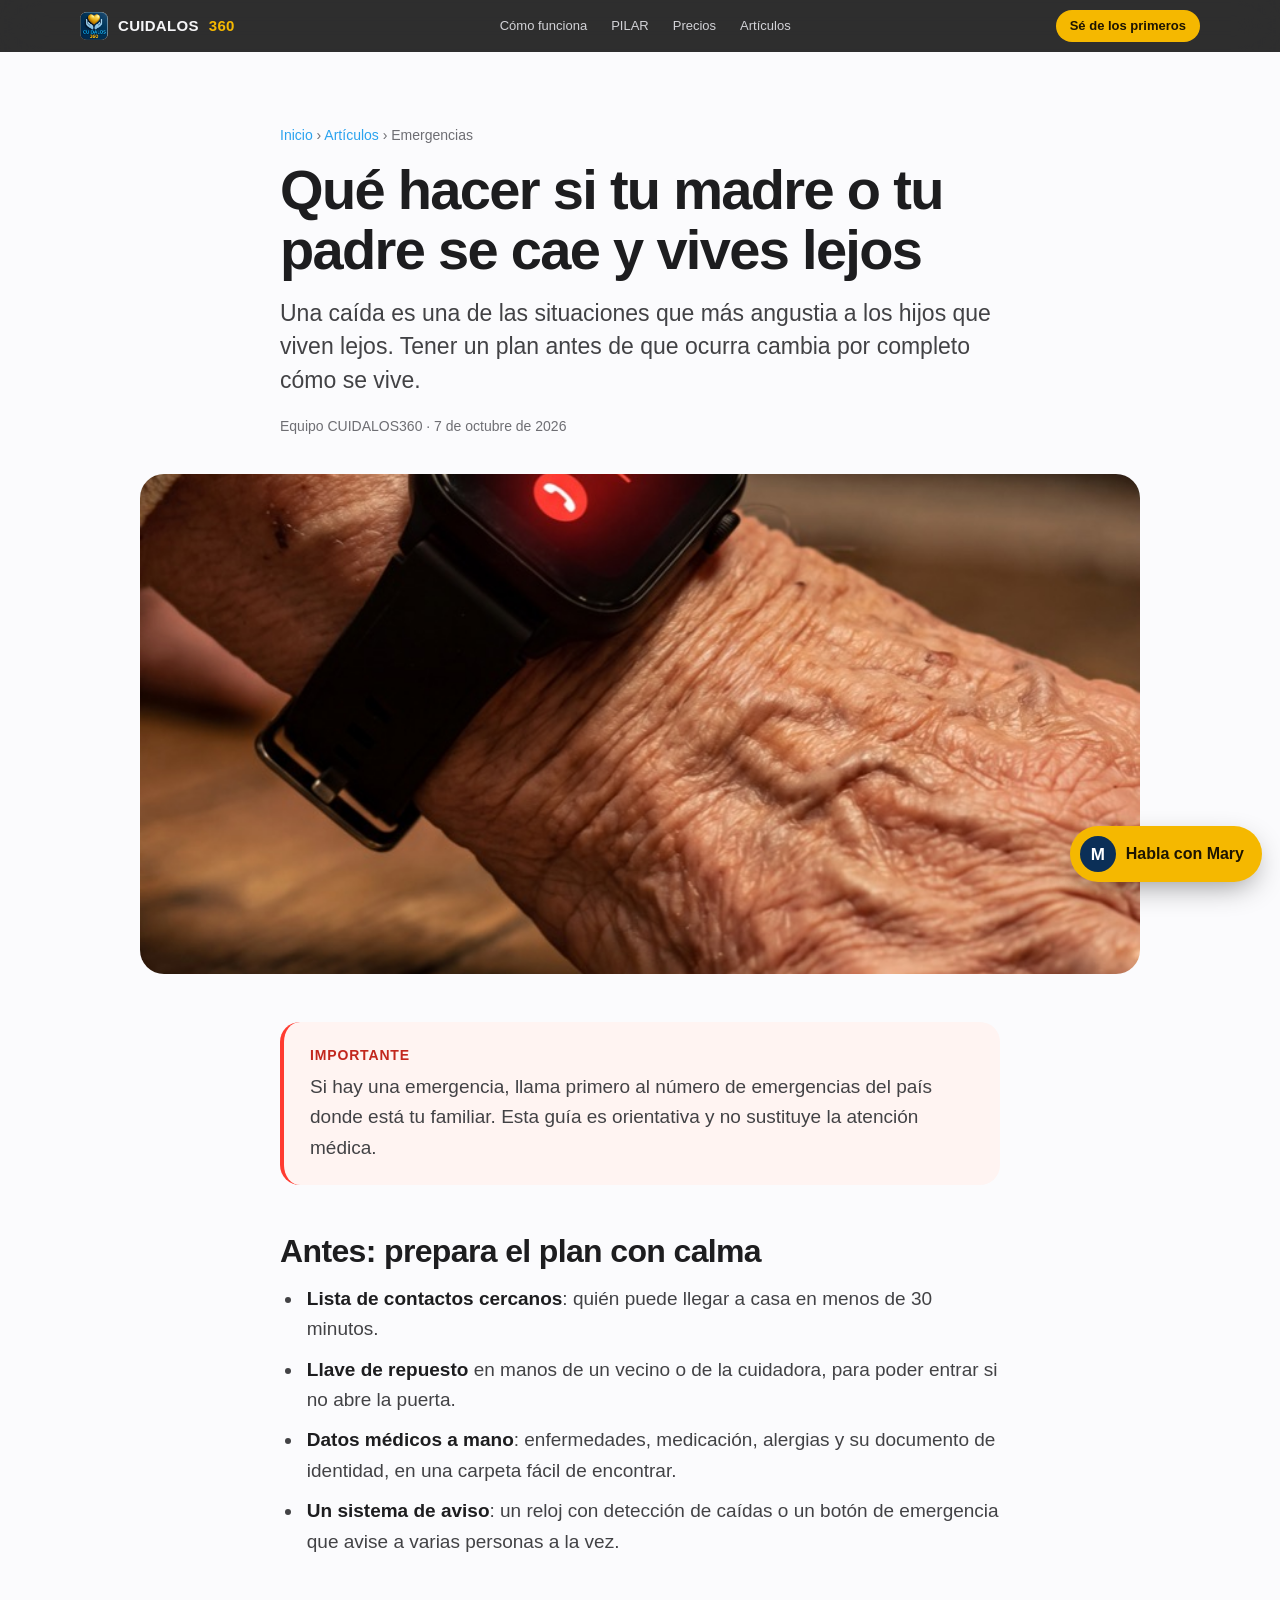
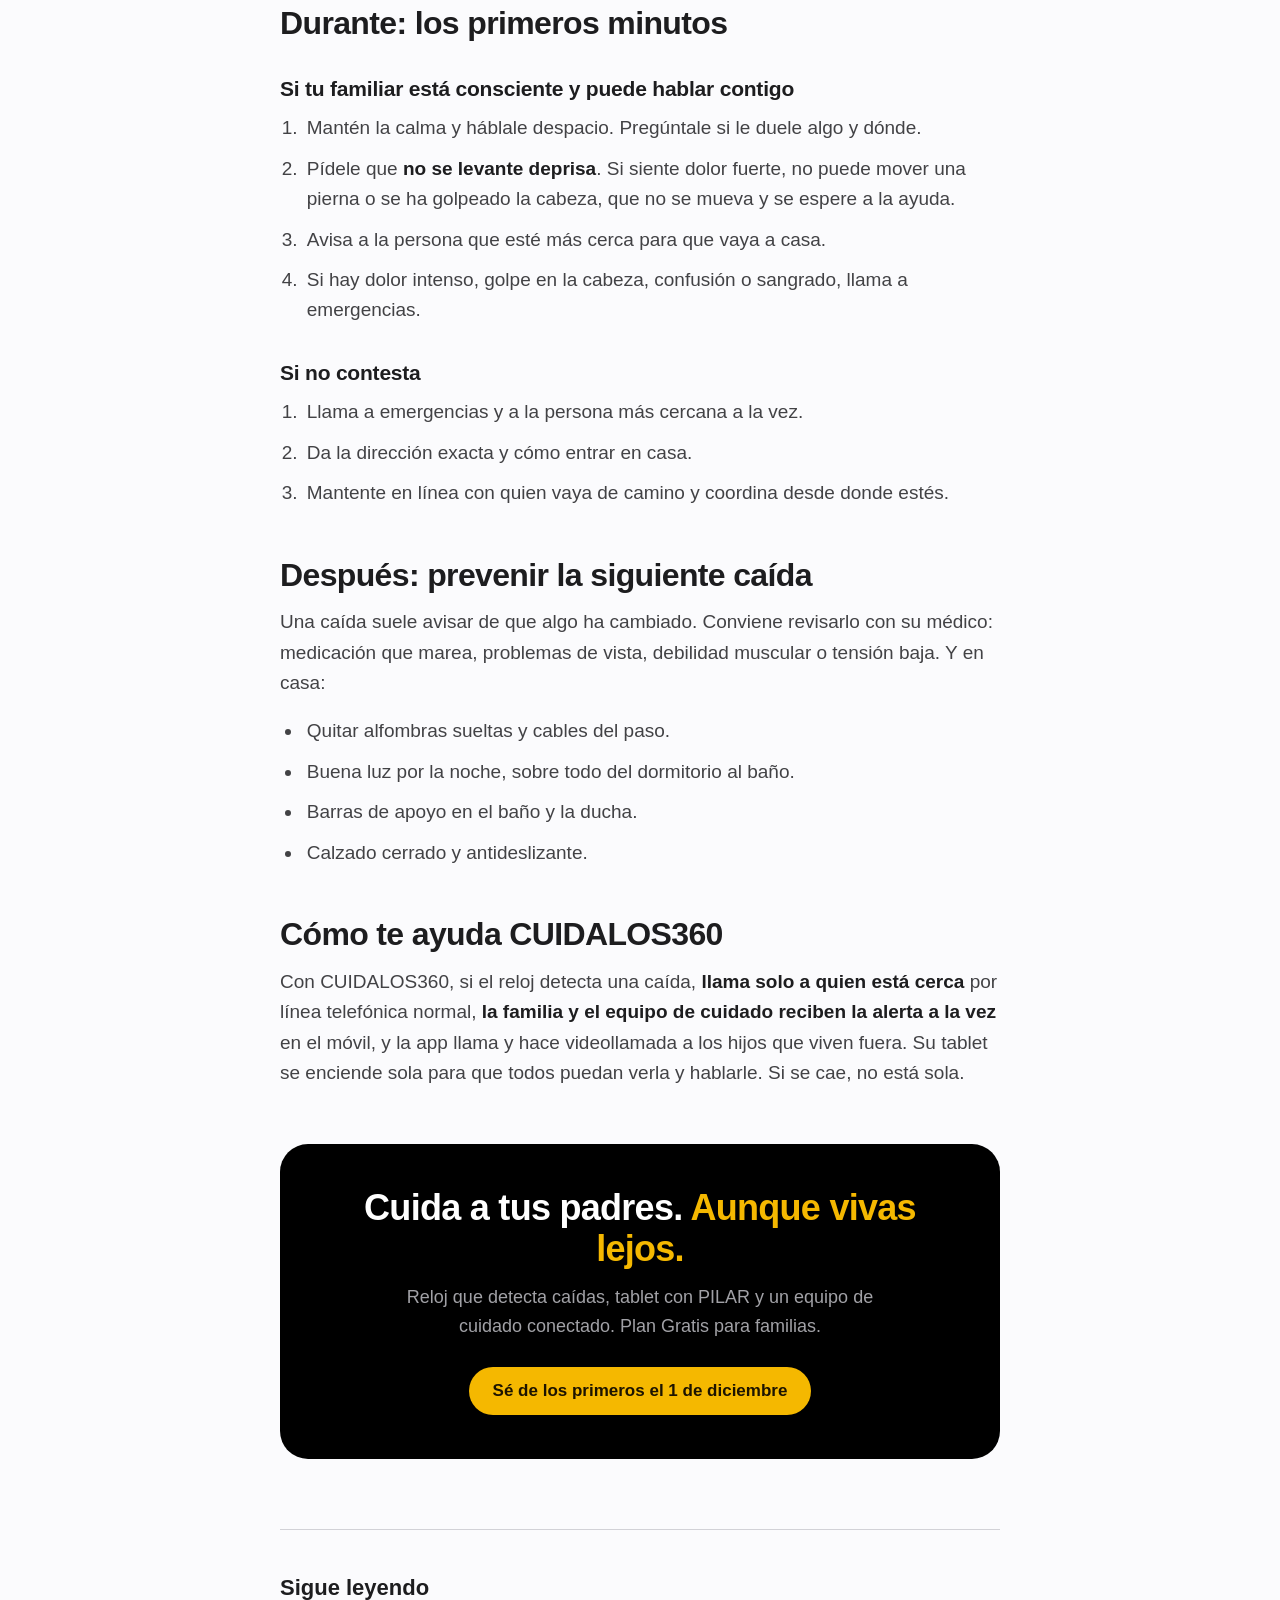
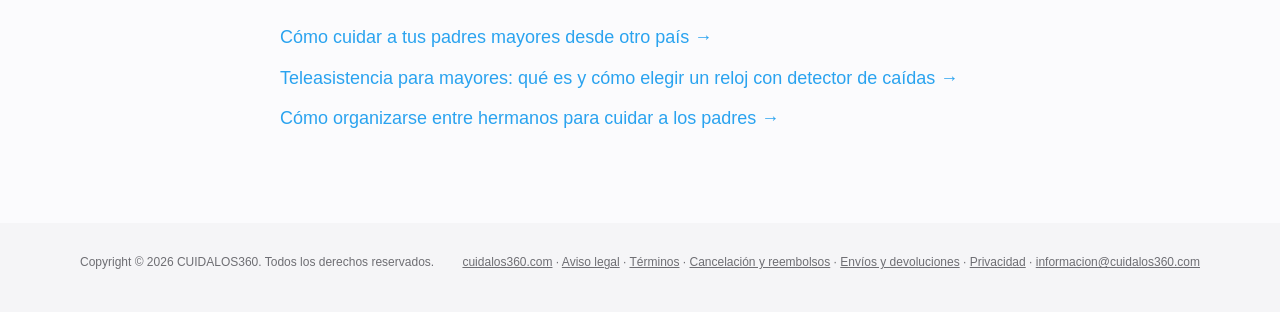
<file: articulos/que-hacer-si-tu-madre-se-cae.html>
<!doctype html>
<html lang="es"><head>
<meta charset="utf-8"><meta name="viewport" content="width=device-width, initial-scale=1, viewport-fit=cover">
<title>Qué hacer si tu madre o tu padre se cae y vives lejos · CUIDALOS360</title>
<meta name="description" content="Plan de acción ante la caída de una persona mayor cuando vives en otro país: qué hacer en los primeros minutos, a quién avisar y cómo prevenir nuevas caídas.">
<link rel="canonical" href="https://cuidalos360.com/articulos/que-hacer-si-tu-madre-se-cae.html">
<meta property="og:type" content="article"><meta property="og:site_name" content="CUIDALOS360"><meta property="og:locale" content="es_ES">
<meta property="og:url" content="https://cuidalos360.com/articulos/que-hacer-si-tu-madre-se-cae.html"><meta property="og:title" content="Qué hacer si tu madre o tu padre se cae y vives lejos · CUIDALOS360"><meta property="og:description" content="Plan de acción ante la caída de una persona mayor cuando vives en otro país: qué hacer en los primeros minutos, a quién avisar y cómo prevenir nuevas caídas.">
<meta property="og:image" content="https://cuidalos360.com/img/caida_reloj.jpg"><meta name="twitter:card" content="summary_large_image">
<meta name="theme-color" content="#000000">
<link rel="icon" href="/img/favicon.png">
<link rel="stylesheet" href="/articulos/estilo.css">
<script type="application/ld+json">[{"@context": "https://schema.org", "@type": "Article", "headline": "Qué hacer si tu madre o tu padre se cae y vives lejos", "description": "Plan de acción ante la caída de una persona mayor cuando vives en otro país: qué hacer en los primeros minutos, a quién avisar y cómo prevenir nuevas caídas.", "image": "https://cuidalos360.com/img/caida_reloj.jpg", "datePublished": "2026-10-07", "dateModified": "2026-10-07", "inLanguage": "es", "author": {"@type": "Organization", "name": "CUIDALOS360", "url": "https://cuidalos360.com/"}, "publisher": {"@type": "Organization", "name": "CUIDALOS360", "logo": {"@type": "ImageObject", "url": "https://cuidalos360.com/img/logo.png"}}, "mainEntityOfPage": "https://cuidalos360.com/articulos/que-hacer-si-tu-madre-se-cae.html"}, {"@context": "https://schema.org", "@type": "BreadcrumbList", "itemListElement": [{"@type": "ListItem", "position": 1, "name": "Inicio", "item": "https://cuidalos360.com/"}, {"@type": "ListItem", "position": 2, "name": "Artículos", "item": "https://cuidalos360.com/articulos/"}, {"@type": "ListItem", "position": 3, "name": "Qué hacer si tu madre o tu padre se cae y vives lejos", "item": "https://cuidalos360.com/articulos/que-hacer-si-tu-madre-se-cae.html"}]}]</script>
</head><body><header class="nav"><div class="wrap">
  <a class="brand" href="/"><img src="/img/logo.png" alt="Logo de CUIDALOS360">CUIDALOS<b>360</b></a>
  <nav><a href="/#como">Cómo funciona</a><a href="/#pilar">PILAR</a><a href="/#precios">Precios</a><a href="/articulos/" >Artículos</a></nav>
  <a class="btn btn-gold" href="/#contacto">Sé de los primeros</a>
</div></header>
<main>
<div class="narrow art-head">
  <p class="crumbs"><a href="/">Inicio</a> › <a href="/articulos/">Artículos</a> › Emergencias</p>
  <h1>Qué hacer si tu madre o tu padre se cae y vives lejos</h1>
  <p class="lead">Una caída es una de las situaciones que más angustia a los hijos que viven lejos. Tener un plan antes de que ocurra cambia por completo cómo se vive.</p>
  <p class="meta">Equipo CUIDALOS360 · 7 de octubre de 2026</p>
</div>
<div class="cover"><img src="/img/caida_reloj.jpg" alt="Mano de una mujer mayor en el suelo con un reloj que muestra una alerta de caída"></div>
<article class="narrow prose">

<div class="tip warn"><b>Importante</b><p>Si hay una emergencia, llama primero al número de emergencias del país donde está tu familiar. Esta guía es orientativa y no sustituye la atención médica.</p></div>

<h2>Antes: prepara el plan con calma</h2>
<ul>
<li><strong>Lista de contactos cercanos</strong>: quién puede llegar a casa en menos de 30 minutos.</li>
<li><strong>Llave de repuesto</strong> en manos de un vecino o de la cuidadora, para poder entrar si no abre la puerta.</li>
<li><strong>Datos médicos a mano</strong>: enfermedades, medicación, alergias y su documento de identidad, en una carpeta fácil de encontrar.</li>
<li><strong>Un sistema de aviso</strong>: un reloj con detección de caídas o un botón de emergencia que avise a varias personas a la vez.</li>
</ul>

<h2>Durante: los primeros minutos</h2>
<h3>Si tu familiar está consciente y puede hablar contigo</h3>
<ol>
<li>Mantén la calma y háblale despacio. Pregúntale si le duele algo y dónde.</li>
<li>Pídele que <strong>no se levante deprisa</strong>. Si siente dolor fuerte, no puede mover una pierna o se ha golpeado la cabeza, que no se mueva y se espere a la ayuda.</li>
<li>Avisa a la persona que esté más cerca para que vaya a casa.</li>
<li>Si hay dolor intenso, golpe en la cabeza, confusión o sangrado, llama a emergencias.</li>
</ol>
<h3>Si no contesta</h3>
<ol>
<li>Llama a emergencias y a la persona más cercana a la vez.</li>
<li>Da la dirección exacta y cómo entrar en casa.</li>
<li>Mantente en línea con quien vaya de camino y coordina desde donde estés.</li>
</ol>

<h2>Después: prevenir la siguiente caída</h2>
<p>Una caída suele avisar de que algo ha cambiado. Conviene revisarlo con su médico: medicación que marea, problemas de vista, debilidad muscular o tensión baja. Y en casa:</p>
<ul>
<li>Quitar alfombras sueltas y cables del paso.</li>
<li>Buena luz por la noche, sobre todo del dormitorio al baño.</li>
<li>Barras de apoyo en el baño y la ducha.</li>
<li>Calzado cerrado y antideslizante.</li>
</ul>

<h2>Cómo te ayuda CUIDALOS360</h2>
<p>Con CUIDALOS360, si el reloj detecta una caída, <strong>llama solo a quien está cerca</strong> por línea telefónica normal, <strong>la familia y el equipo de cuidado reciben la alerta a la vez</strong> en el móvil, y la app llama y hace videollamada a los hijos que viven fuera. Su tablet se enciende sola para que todos puedan verla y hablarle. Si se cae, no está sola.</p>

<div class="cta">
  <h2>Cuida a tus padres. <span>Aunque vivas lejos.</span></h2>
  <p>Reloj que detecta caídas, tablet con PILAR y un equipo de cuidado conectado. Plan Gratis para familias.</p>
  <a class="btn btn-gold" href="/#contacto">Sé de los primeros el 1 de diciembre</a>
</div>
</article>
<aside class="narrow related"><h2>Sigue leyendo</h2><ul><li><a href="cuidar-padres-desde-otro-pais.html">Cómo cuidar a tus padres mayores desde otro país →</a></li><li><a href="teleasistencia-reloj-detector-caidas.html">Teleasistencia para mayores: qué es y cómo elegir un reloj con detector de caídas →</a></li><li><a href="organizar-hermanos-cuidado-padres.html">Cómo organizarse entre hermanos para cuidar a los padres →</a></li></ul></aside>
</main>
<footer><div class="wrap row"><span>Copyright © 2026 CUIDALOS360. Todos los derechos reservados.</span><span><a href="/">cuidalos360.com</a> · <a href="/aviso-legal.html">Aviso legal</a> · <a href="/terminos.html">Términos</a> · <a href="/reembolsos.html">Cancelación y reembolsos</a> · <a href="/envios.html">Envíos y devoluciones</a> · <a href="/privacidad.html">Privacidad</a> · <a href="mailto:informacion@cuidalos360.com">informacion@cuidalos360.com</a></span></div></footer><script>/* Contador de visitas: sin cookies ni datos personales (ver /privacidad.html) */try{if(navigator.sendBeacon)navigator.sendBeacon('https://cuidalos360-bot.netlify.app/.netlify/functions/visita',JSON.stringify({p:location.pathname,r:document.referrer?new URL(document.referrer).hostname:''}))}catch(_){}</script><script src="/mary-chat.js" defer></script>
</body></html>
</file>
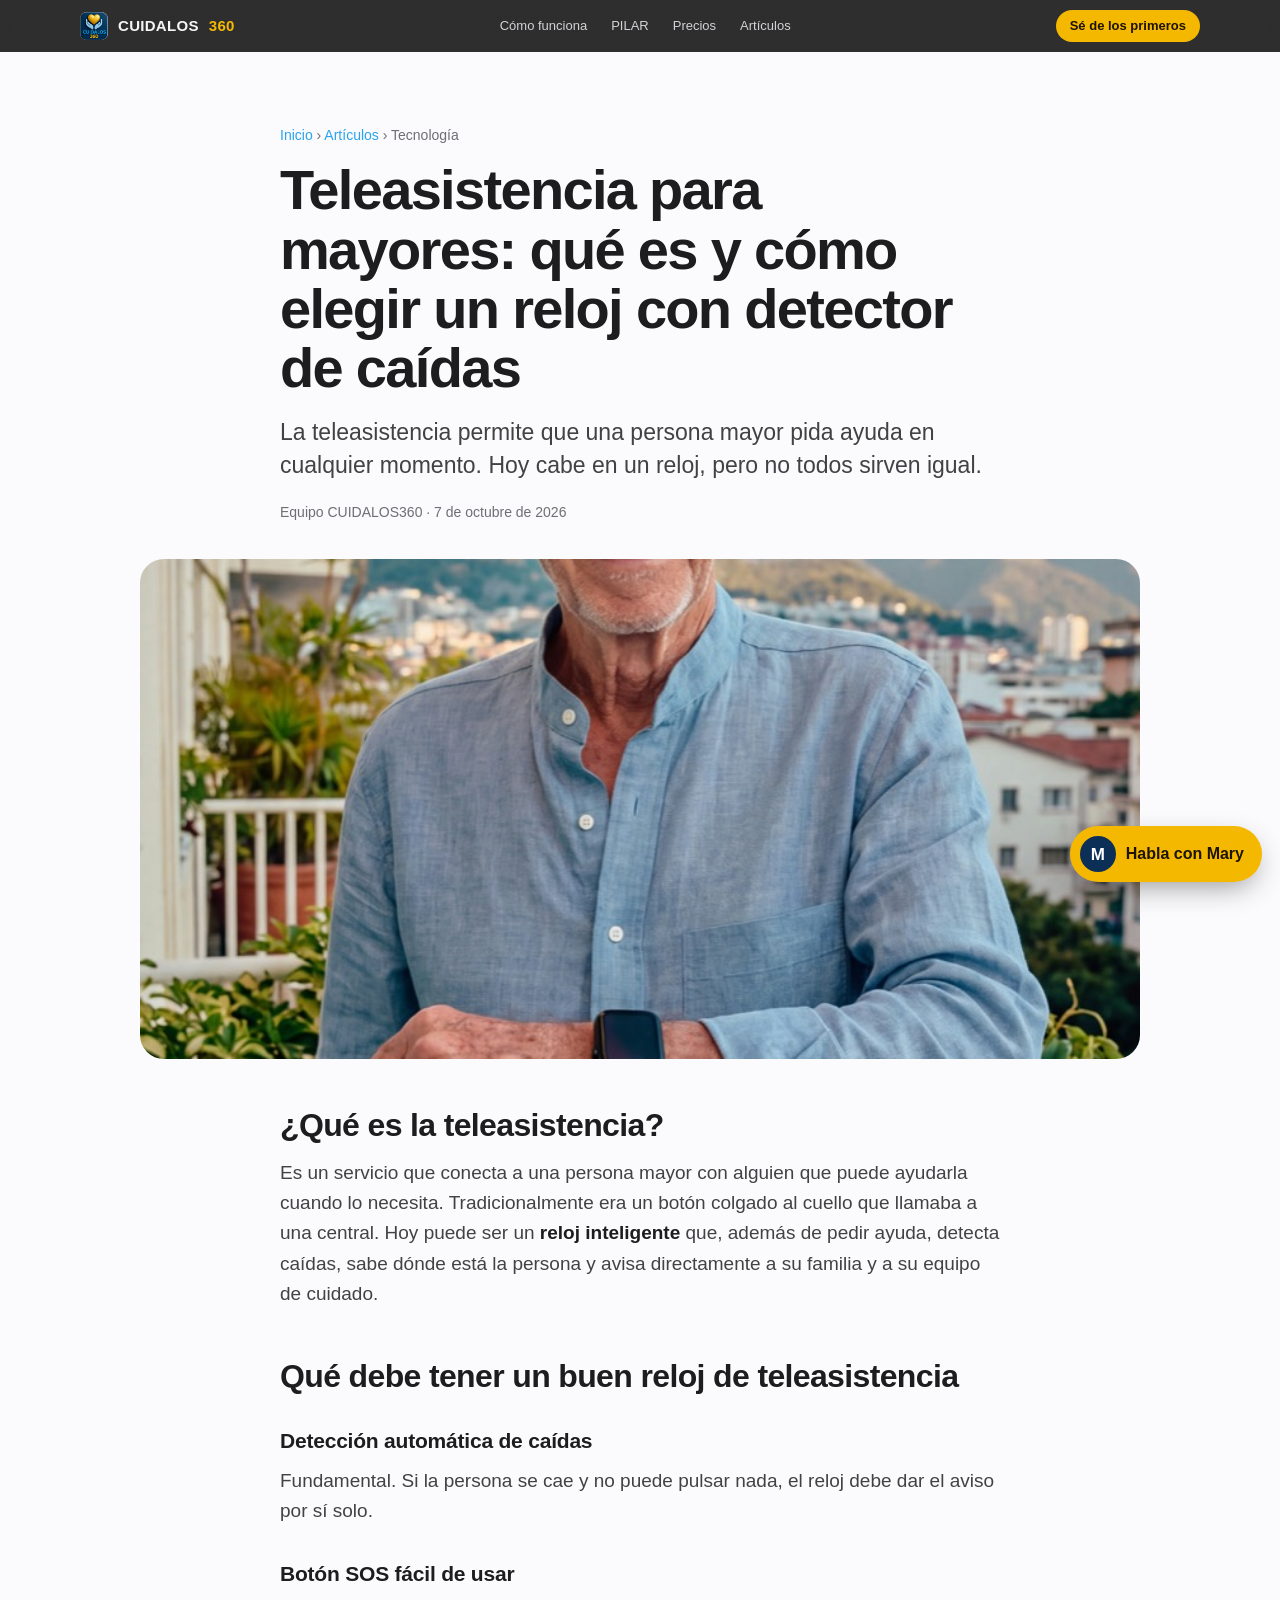
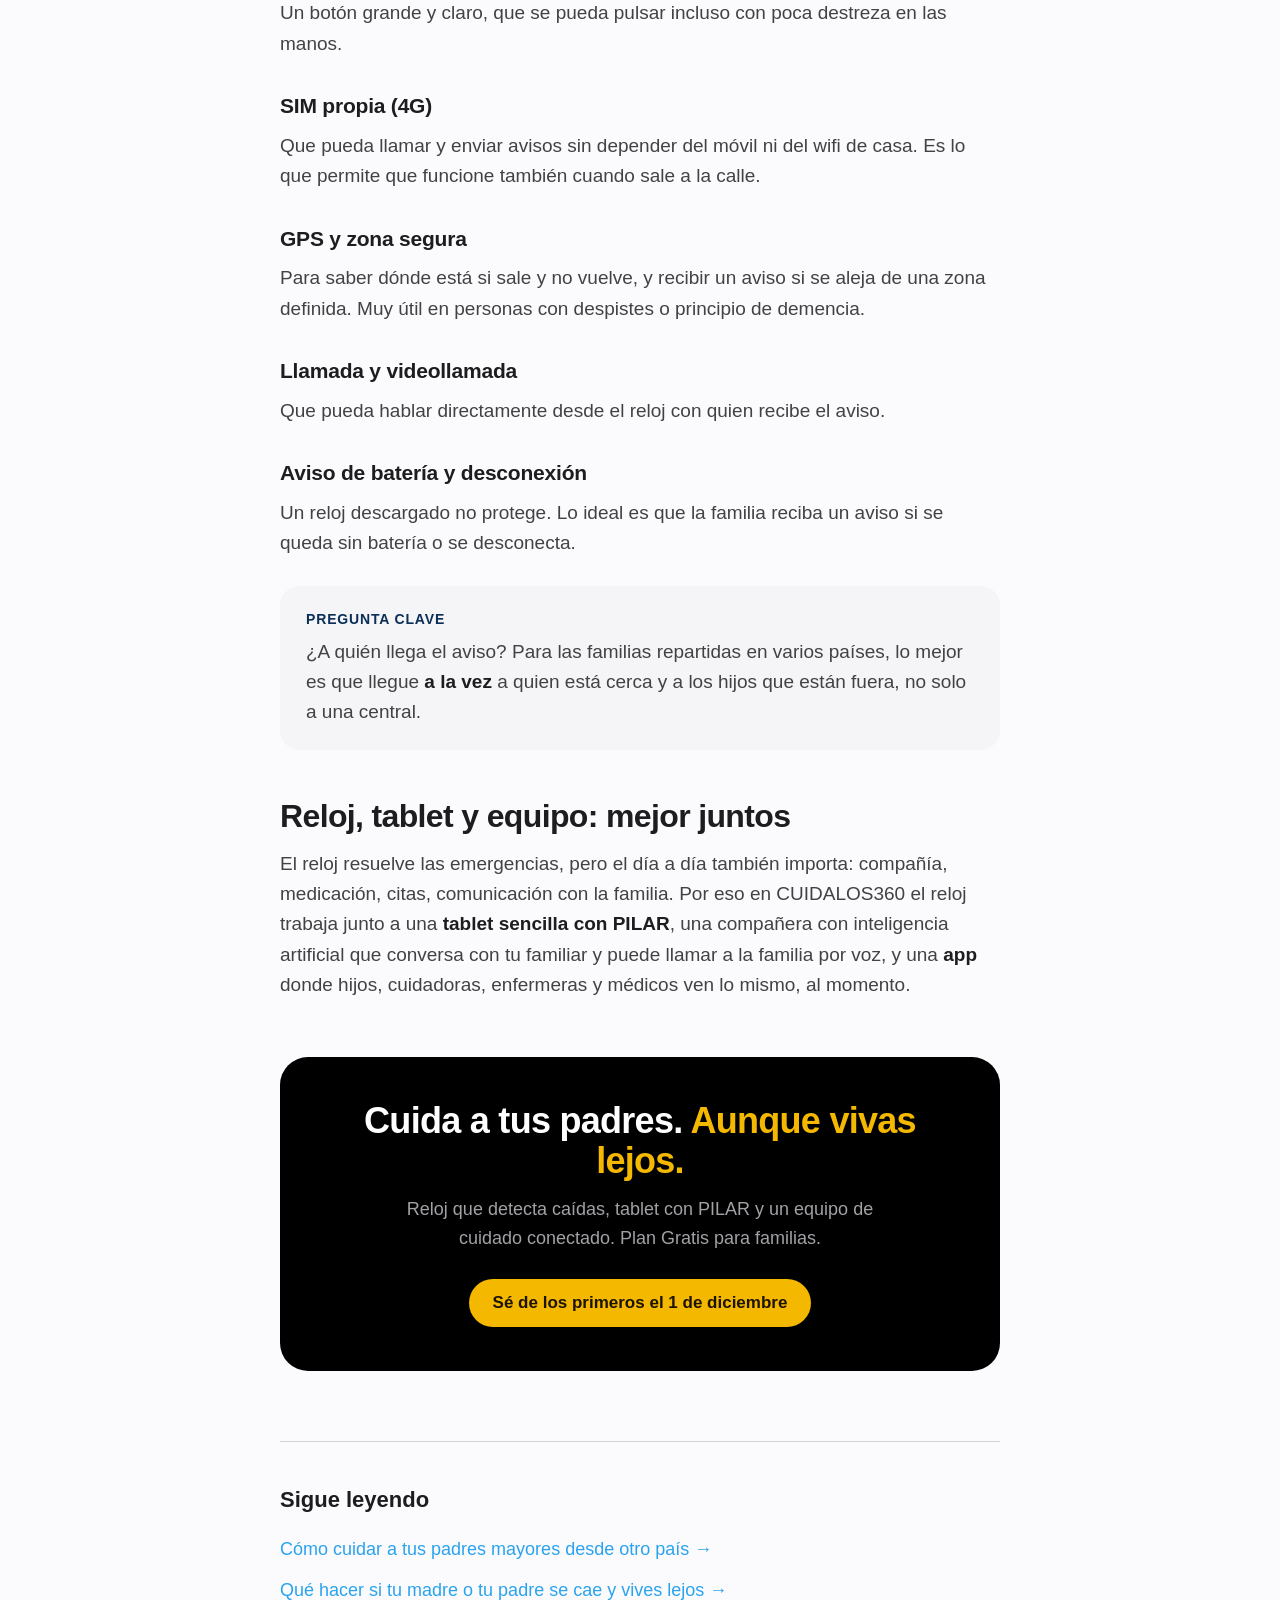
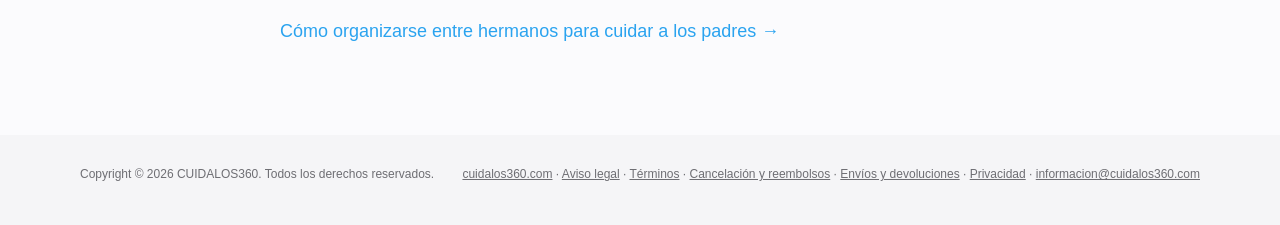
<file: articulos/teleasistencia-reloj-detector-caidas.html>
<!doctype html>
<html lang="es"><head>
<meta charset="utf-8"><meta name="viewport" content="width=device-width, initial-scale=1, viewport-fit=cover">
<title>Teleasistencia para mayores: cómo elegir un reloj con detector de caídas · CUIDALOS360</title>
<meta name="description" content="Qué es la teleasistencia, qué debe tener un buen reloj para personas mayores (detección de caídas, botón SOS, SIM, GPS) y cómo elegir el adecuado para tus padres.">
<link rel="canonical" href="https://cuidalos360.com/articulos/teleasistencia-reloj-detector-caidas.html">
<meta property="og:type" content="article"><meta property="og:site_name" content="CUIDALOS360"><meta property="og:locale" content="es_ES">
<meta property="og:url" content="https://cuidalos360.com/articulos/teleasistencia-reloj-detector-caidas.html"><meta property="og:title" content="Teleasistencia para mayores: cómo elegir un reloj con detector de caídas · CUIDALOS360"><meta property="og:description" content="Qué es la teleasistencia, qué debe tener un buen reloj para personas mayores (detección de caídas, botón SOS, SIM, GPS) y cómo elegir el adecuado para tus padres.">
<meta property="og:image" content="https://cuidalos360.com/img/reloj.jpg"><meta name="twitter:card" content="summary_large_image">
<meta name="theme-color" content="#000000">
<link rel="icon" href="/img/favicon.png">
<link rel="stylesheet" href="/articulos/estilo.css">
<script type="application/ld+json">[{"@context": "https://schema.org", "@type": "Article", "headline": "Teleasistencia para mayores: qué es y cómo elegir un reloj con detector de caídas", "description": "Qué es la teleasistencia, qué debe tener un buen reloj para personas mayores (detección de caídas, botón SOS, SIM, GPS) y cómo elegir el adecuado para tus padres.", "image": "https://cuidalos360.com/img/reloj.jpg", "datePublished": "2026-10-07", "dateModified": "2026-10-07", "inLanguage": "es", "author": {"@type": "Organization", "name": "CUIDALOS360", "url": "https://cuidalos360.com/"}, "publisher": {"@type": "Organization", "name": "CUIDALOS360", "logo": {"@type": "ImageObject", "url": "https://cuidalos360.com/img/logo.png"}}, "mainEntityOfPage": "https://cuidalos360.com/articulos/teleasistencia-reloj-detector-caidas.html"}, {"@context": "https://schema.org", "@type": "BreadcrumbList", "itemListElement": [{"@type": "ListItem", "position": 1, "name": "Inicio", "item": "https://cuidalos360.com/"}, {"@type": "ListItem", "position": 2, "name": "Artículos", "item": "https://cuidalos360.com/articulos/"}, {"@type": "ListItem", "position": 3, "name": "Teleasistencia para mayores: qué es y cómo elegir un reloj con detector de caídas", "item": "https://cuidalos360.com/articulos/teleasistencia-reloj-detector-caidas.html"}]}]</script>
</head><body><header class="nav"><div class="wrap">
  <a class="brand" href="/"><img src="/img/logo.png" alt="Logo de CUIDALOS360">CUIDALOS<b>360</b></a>
  <nav><a href="/#como">Cómo funciona</a><a href="/#pilar">PILAR</a><a href="/#precios">Precios</a><a href="/articulos/" >Artículos</a></nav>
  <a class="btn btn-gold" href="/#contacto">Sé de los primeros</a>
</div></header>
<main>
<div class="narrow art-head">
  <p class="crumbs"><a href="/">Inicio</a> › <a href="/articulos/">Artículos</a> › Tecnología</p>
  <h1>Teleasistencia para mayores: qué es y cómo elegir un reloj con detector de caídas</h1>
  <p class="lead">La teleasistencia permite que una persona mayor pida ayuda en cualquier momento. Hoy cabe en un reloj, pero no todos sirven igual.</p>
  <p class="meta">Equipo CUIDALOS360 · 7 de octubre de 2026</p>
</div>
<div class="cover"><img src="/img/reloj.jpg" alt="Hombre mayor con un reloj inteligente de teleasistencia"></div>
<article class="narrow prose">

<h2>¿Qué es la teleasistencia?</h2>
<p>Es un servicio que conecta a una persona mayor con alguien que puede ayudarla cuando lo necesita. Tradicionalmente era un botón colgado al cuello que llamaba a una central. Hoy puede ser un <strong>reloj inteligente</strong> que, además de pedir ayuda, detecta caídas, sabe dónde está la persona y avisa directamente a su familia y a su equipo de cuidado.</p>

<h2>Qué debe tener un buen reloj de teleasistencia</h2>
<h3>Detección automática de caídas</h3>
<p>Fundamental. Si la persona se cae y no puede pulsar nada, el reloj debe dar el aviso por sí solo.</p>
<h3>Botón SOS fácil de usar</h3>
<p>Un botón grande y claro, que se pueda pulsar incluso con poca destreza en las manos.</p>
<h3>SIM propia (4G)</h3>
<p>Que pueda llamar y enviar avisos sin depender del móvil ni del wifi de casa. Es lo que permite que funcione también cuando sale a la calle.</p>
<h3>GPS y zona segura</h3>
<p>Para saber dónde está si sale y no vuelve, y recibir un aviso si se aleja de una zona definida. Muy útil en personas con despistes o principio de demencia.</p>
<h3>Llamada y videollamada</h3>
<p>Que pueda hablar directamente desde el reloj con quien recibe el aviso.</p>
<h3>Aviso de batería y desconexión</h3>
<p>Un reloj descargado no protege. Lo ideal es que la familia reciba un aviso si se queda sin batería o se desconecta.</p>

<div class="tip"><b>Pregunta clave</b><p>¿A quién llega el aviso? Para las familias repartidas en varios países, lo mejor es que llegue <strong>a la vez</strong> a quien está cerca y a los hijos que están fuera, no solo a una central.</p></div>

<h2>Reloj, tablet y equipo: mejor juntos</h2>
<p>El reloj resuelve las emergencias, pero el día a día también importa: compañía, medicación, citas, comunicación con la familia. Por eso en CUIDALOS360 el reloj trabaja junto a una <strong>tablet sencilla con PILAR</strong>, una compañera con inteligencia artificial que conversa con tu familiar y puede llamar a la familia por voz, y una <strong>app</strong> donde hijos, cuidadoras, enfermeras y médicos ven lo mismo, al momento.</p>

<div class="cta">
  <h2>Cuida a tus padres. <span>Aunque vivas lejos.</span></h2>
  <p>Reloj que detecta caídas, tablet con PILAR y un equipo de cuidado conectado. Plan Gratis para familias.</p>
  <a class="btn btn-gold" href="/#contacto">Sé de los primeros el 1 de diciembre</a>
</div>
</article>
<aside class="narrow related"><h2>Sigue leyendo</h2><ul><li><a href="cuidar-padres-desde-otro-pais.html">Cómo cuidar a tus padres mayores desde otro país →</a></li><li><a href="que-hacer-si-tu-madre-se-cae.html">Qué hacer si tu madre o tu padre se cae y vives lejos →</a></li><li><a href="organizar-hermanos-cuidado-padres.html">Cómo organizarse entre hermanos para cuidar a los padres →</a></li></ul></aside>
</main>
<footer><div class="wrap row"><span>Copyright © 2026 CUIDALOS360. Todos los derechos reservados.</span><span><a href="/">cuidalos360.com</a> · <a href="/aviso-legal.html">Aviso legal</a> · <a href="/terminos.html">Términos</a> · <a href="/reembolsos.html">Cancelación y reembolsos</a> · <a href="/envios.html">Envíos y devoluciones</a> · <a href="/privacidad.html">Privacidad</a> · <a href="mailto:informacion@cuidalos360.com">informacion@cuidalos360.com</a></span></div></footer><script>/* Contador de visitas: sin cookies ni datos personales (ver /privacidad.html) */try{if(navigator.sendBeacon)navigator.sendBeacon('https://cuidalos360-bot.netlify.app/.netlify/functions/visita',JSON.stringify({p:location.pathname,r:document.referrer?new URL(document.referrer).hostname:''}))}catch(_){}</script><script src="/mary-chat.js" defer></script>
</body></html>
</file>
<file: articulos/estilo.css>
:root{
  --ink:#1d1d1f;--ink-2:#424245;--muted:#6e6e73;--line:#d2d2d7;--paper:#fbfbfd;--gray:#f5f5f7;
  --navy:#0b2f57;--sky:#2aa3ef;--gold:#f5b800;--gold-2:#ffd34d;--radius:24px;
  --ease:cubic-bezier(.22,.61,.36,1);
  --font:-apple-system,BlinkMacSystemFont,"SF Pro Display","Inter","Segoe UI",Roboto,Helvetica,Arial,sans-serif;
}
*{box-sizing:border-box;margin:0;padding:0}
html{-webkit-text-size-adjust:100%}
body{font-family:var(--font);background:var(--paper);color:var(--ink);line-height:1.6;-webkit-font-smoothing:antialiased;overflow-x:hidden}
img{display:block;max-width:100%}
a{color:inherit}
.wrap{width:min(1120px,100% - 44px);margin-inline:auto}
.narrow{width:min(720px,100% - 44px);margin-inline:auto}

.nav{position:sticky;top:0;z-index:50;height:52px;background:rgba(0,0,0,.82);backdrop-filter:saturate(180%) blur(20px);-webkit-backdrop-filter:saturate(180%) blur(20px);color:#f5f5f7}
.nav .wrap{display:flex;align-items:center;justify-content:space-between;height:100%}
.brand{display:flex;align-items:center;gap:10px;font-weight:700;letter-spacing:.02em;font-size:15px;text-decoration:none}
.brand img{width:28px;height:28px;border-radius:7px}
.brand b{color:var(--gold)}
.nav nav{display:flex;gap:24px;font-size:13px}
.nav nav a{color:#d2d2d7;text-decoration:none}
.nav nav a:hover,.nav nav a[aria-current]{color:#fff}
.btn{display:inline-flex;align-items:center;gap:8px;height:48px;padding:0 24px;border-radius:999px;font-size:17px;font-weight:600;text-decoration:none;transition:background .25s,transform .25s var(--ease)}
.btn:active{transform:scale(.97)}
.btn-gold{background:var(--gold);color:#1d1400}
.btn-gold:hover{background:var(--gold-2)}
.nav .btn{height:32px;padding:0 14px;font-size:13px}
@media (max-width:760px){.nav nav{display:none}}

/* listing */
.hero-list{background:#000;color:#f5f5f7;padding:96px 0 72px;text-align:center}
.eyebrow{font-size:17px;font-weight:600;color:var(--gold)}
.hero-list h1{font-size:clamp(40px,7vw,80px);line-height:1.04;letter-spacing:-.035em;margin-top:12px}
.hero-list p{font-size:clamp(18px,2vw,22px);color:#a1a1a6;max-width:620px;margin:18px auto 0;line-height:1.4}
.cards{display:grid;grid-template-columns:repeat(2,1fr);gap:24px;padding:72px 0 110px}
.card{background:#fff;border-radius:var(--radius);overflow:hidden;text-decoration:none;display:flex;flex-direction:column;transition:transform .5s var(--ease),box-shadow .5s}
.card:hover{transform:translateY(-4px);box-shadow:0 30px 60px -30px rgba(0,0,0,.25)}
.card .ph{aspect-ratio:16/9;overflow:hidden}
.card .ph img{width:100%;height:100%;object-fit:cover;transition:transform 1s var(--ease)}
.card:hover .ph img{transform:scale(1.04)}
.card .body{padding:26px 28px 30px}
.card .tag{font-size:13px;font-weight:600;color:var(--sky);letter-spacing:.02em}
.card h2{font-size:25px;line-height:1.18;letter-spacing:-.02em;margin-top:8px}
.card p{font-size:16px;color:var(--ink-2);margin-top:10px;line-height:1.5}
.card .more{display:inline-block;margin-top:16px;color:var(--sky);font-weight:500}
@media (max-width:820px){.cards{grid-template-columns:1fr}}

/* article */
.art-head{padding:72px 0 36px}
.crumbs{font-size:14px;color:var(--muted)}
.crumbs a{color:var(--sky);text-decoration:none}
.art-head h1{font-size:clamp(34px,5.4vw,56px);line-height:1.06;letter-spacing:-.03em;margin-top:14px}
.art-head .lead{font-size:clamp(19px,2.2vw,23px);color:var(--ink-2);margin-top:18px;line-height:1.45}
.meta{font-size:14px;color:var(--muted);margin-top:18px}
.cover{width:min(1000px,100% - 44px);margin:0 auto 48px;border-radius:var(--radius);overflow:hidden;aspect-ratio:16/8}
.cover img{width:100%;height:100%;object-fit:cover}
article.prose{padding-bottom:40px}
.prose h2{font-size:clamp(26px,3.2vw,32px);line-height:1.15;letter-spacing:-.02em;margin:48px 0 14px}
.prose h3{font-size:21px;letter-spacing:-.01em;margin:30px 0 8px}
.prose p{font-size:19px;color:var(--ink-2);margin:0 0 18px}
.prose ul,.prose ol{margin:0 0 22px 1.2em;font-size:19px;color:var(--ink-2)}
.prose li{margin:0 0 10px;padding-left:4px}
.prose strong{color:var(--ink)}
.prose a{color:var(--sky)}
.tip{background:var(--gray);border-radius:20px;padding:22px 26px;margin:28px 0}
.tip p:last-child{margin:0}
.tip b{display:block;font-size:14px;letter-spacing:.06em;text-transform:uppercase;color:var(--navy);margin-bottom:6px}
.warn{background:#fff4f2;border-left:4px solid #ff3b30}
.warn b{color:#c2271d}
.cta{background:#000;color:#f5f5f7;border-radius:28px;padding:44px 36px;text-align:center;margin:56px 0 30px}
.cta h2{font-size:clamp(26px,3.6vw,36px);line-height:1.12;letter-spacing:-.02em;margin:0;color:#fff}
.cta h2 span{color:var(--gold)}
.cta p{color:#a1a1a6;font-size:18px;margin:14px auto 26px;max-width:520px}
.related{border-top:1px solid var(--line);padding:40px 0 90px}
.related h2{font-size:22px;margin-bottom:18px}
.related ul{list-style:none;display:grid;gap:12px}
.related a{color:var(--sky);font-size:18px;text-decoration:none;font-weight:500}
.related a:hover{text-decoration:underline}

footer{background:var(--gray);color:var(--muted);font-size:12px;padding:30px 0 40px}
footer .row{display:flex;flex-wrap:wrap;justify-content:space-between;gap:12px}
footer a{color:inherit}
.prose a.btn{color:#1d1400;text-decoration:none}
.prose .cta .btn{white-space:normal;text-align:center;height:auto;min-height:48px;padding:12px 24px;line-height:1.25}
.eyebrow{color:var(--gold)!important}
</file>
